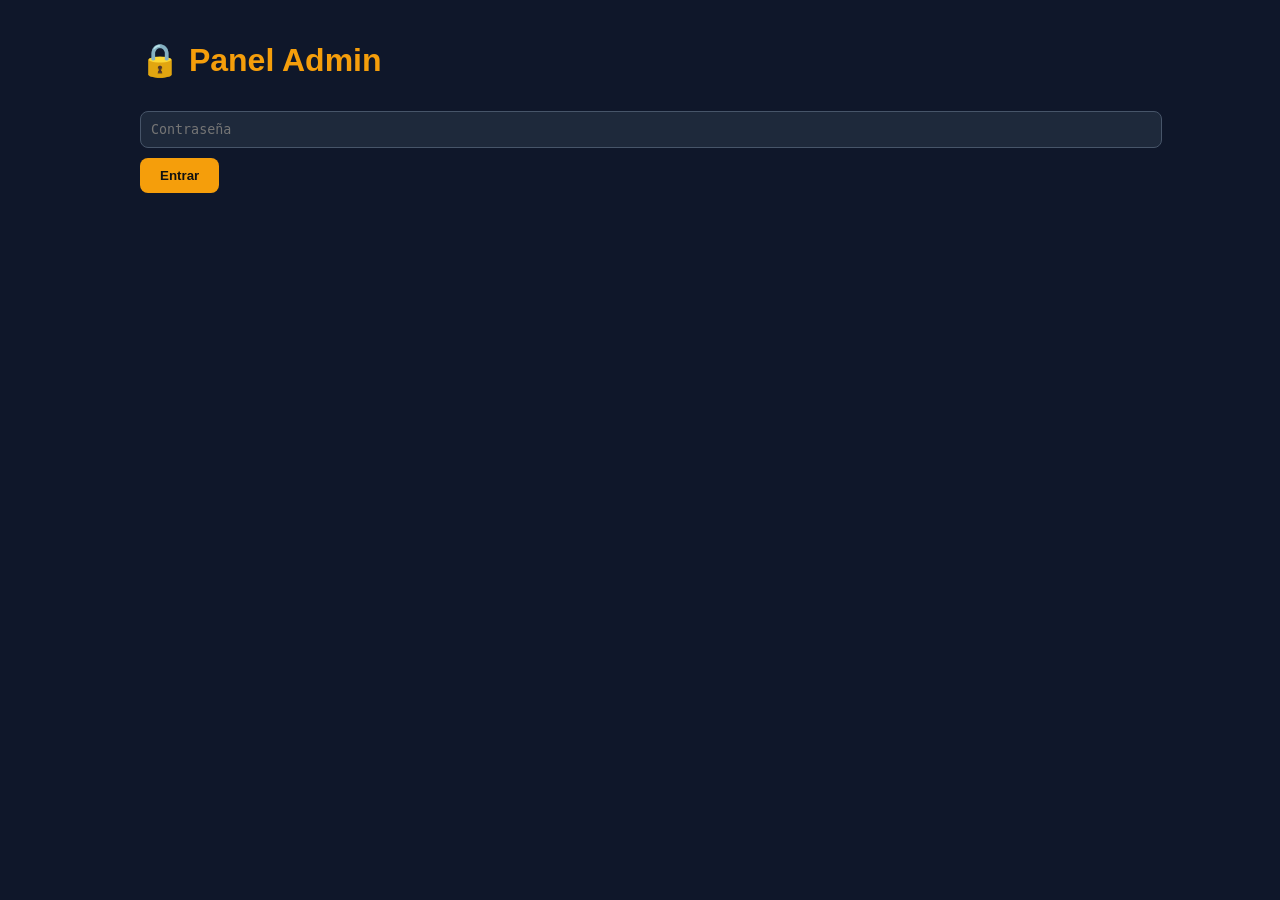
<file: admin/index.html>
<!DOCTYPE html>
<html>
<head>
    <meta charset="UTF-8">
    <meta name="viewport" content="width=device-width, initial-scale=1.0">
    <title>Admin</title>
    <style>
        body { margin: 0; background: #0f172a; color: #e2e8f0; font-family: Arial; }
        .container { max-width: 1000px; margin: 0 auto; padding: 20px; }
        input, textarea { width: 100%; padding: 10px; margin: 10px 0; background: #1e293b; color: #e2e8f0; border: 1px solid #475569; border-radius: 8px; font-family: monospace; }
        button { padding: 10px 20px; background: #f59e0b; color: #111; border: none; border-radius: 8px; cursor: pointer; font-weight: bold; }
        h1 { color: #f59e0b; }
    </style>
</head>
<body>
    <div class="container">
        <div id="login">
            <h1>🔒 Panel Admin</h1>
            <input type="password" id="pass" placeholder="Contraseña">
            <button onclick="login()">Entrar</button>
        </div>
        <div id="admin" style="display:none">
            <h1>Panel de Administración</h1>
            <textarea id="json" style="height:500px;"></textarea>
            <br>
            <button onclick="download()">Descargar JSON</button>
            <button onclick="logout()">Salir</button>
        </div>
    </div>
    <script>
        function login() {
            if(document.getElementById('pass').value === 'admin123') {
                document.getElementById('login').style.display = 'none';
                document.getElementById('admin').style.display = 'block';
                fetch('../data/mangas.json').then(r=>r.json()).then(d=>document.getElementById('json').value=JSON.stringify(d,null,2));
            } else alert('Contraseña incorrecta');
        }
        function download() {
            try {
                JSON.parse(document.getElementById('json').value);
                const blob = new Blob([document.getElementById('json').value]);
                const url = URL.createObjectURL(blob);
                const a = document.createElement('a');
                a.href = url;
                a.download = 'mangas.json';
                a.click();
                alert('Descargado. Sube esto a GitHub en data/mangas.json');
            } catch { alert('JSON inválido'); }
        }
        function logout() {
            document.getElementById('login').style.display = 'block';
            document.getElementById('admin').style.display = 'none';
        }
    </script>
</body>
</html>
</file>
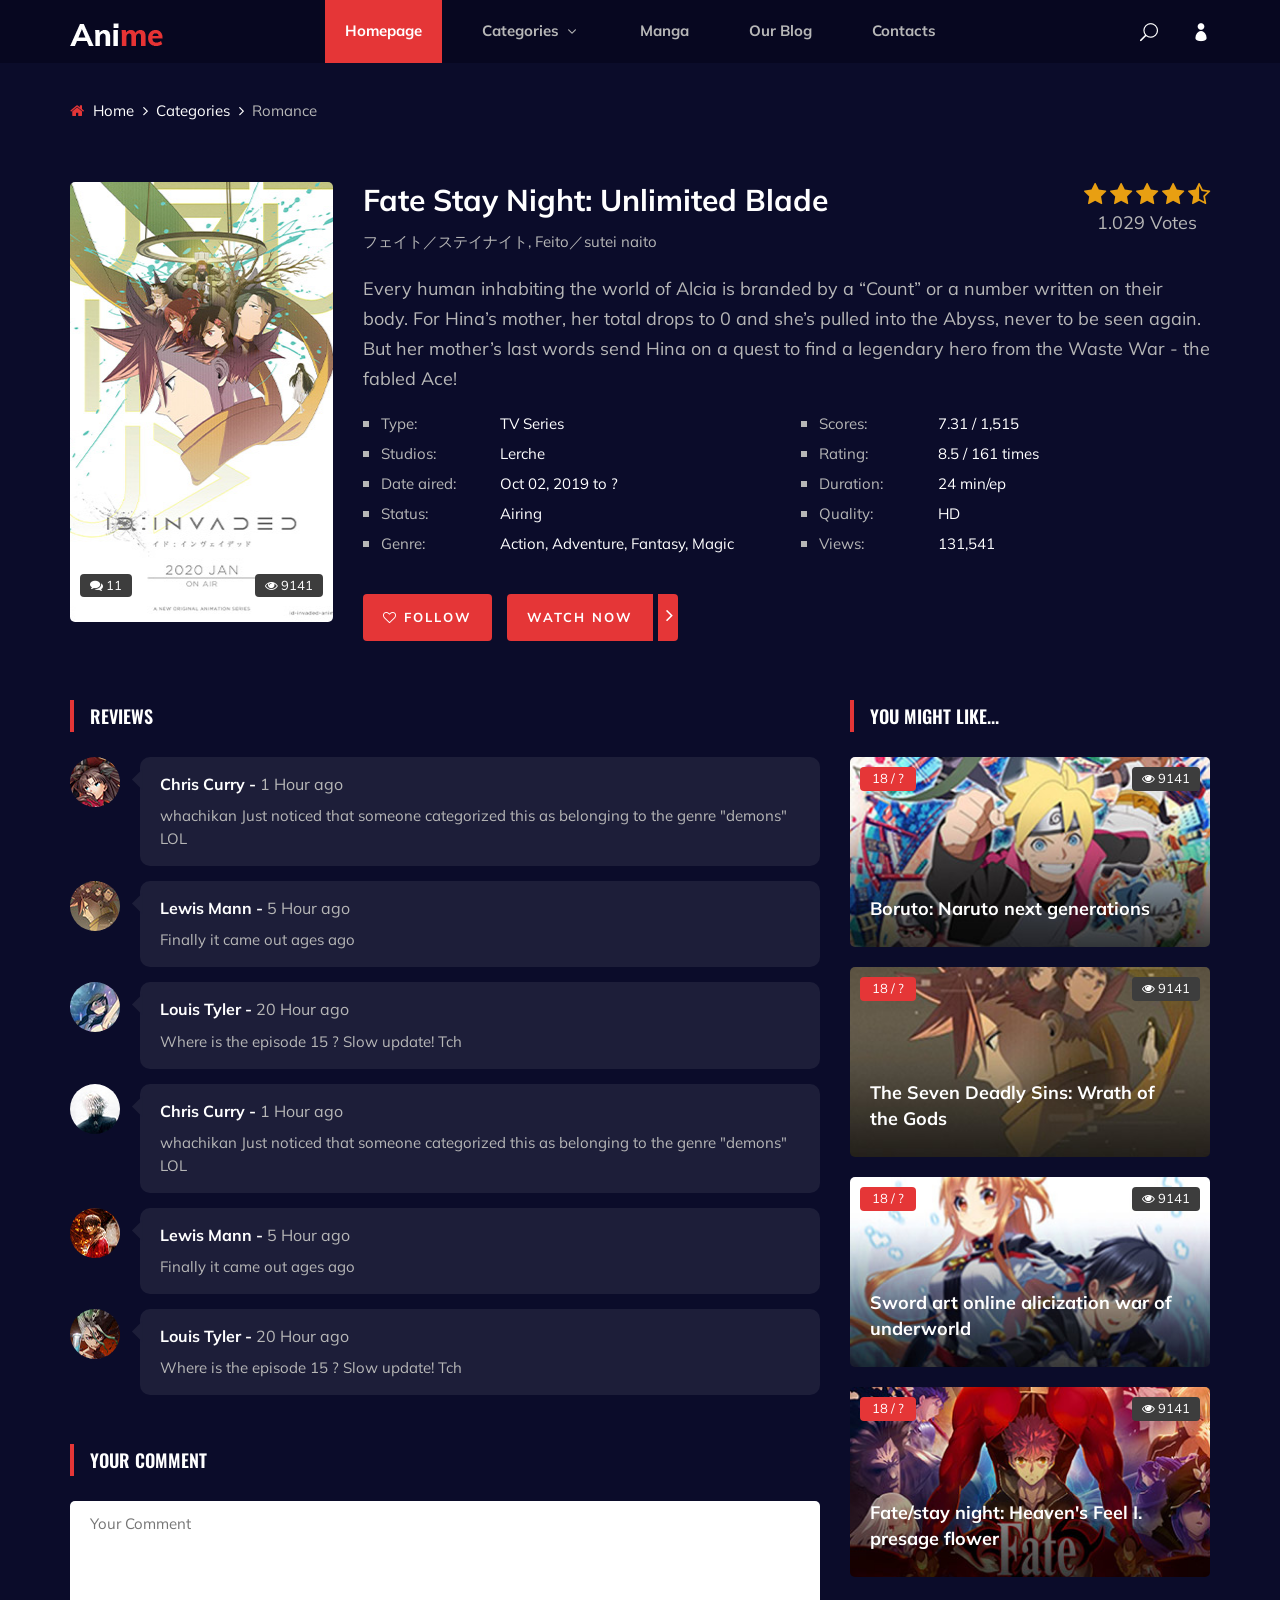
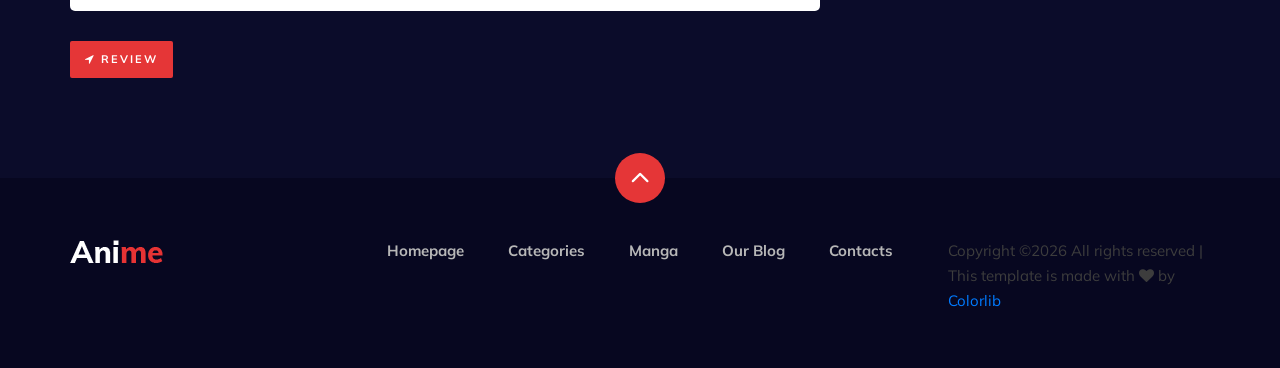
<file: anime-details.html>
<!DOCTYPE html>
<html lang="zxx">

<head>
    <meta charset="UTF-8">
    <meta name="description" content="Anime Template">
    <meta name="keywords" content="Anime, unica, creative, html">
    <meta name="viewport" content="width=device-width, initial-scale=1.0">
    <meta http-equiv="X-UA-Compatible" content="ie=edge">
    <title>Anime | Template</title>

    <!-- Google Font -->
    <link href="https://fonts.googleapis.com/css2?family=Oswald:wght@300;400;500;600;700&display=swap" rel="stylesheet">
    <link href="https://fonts.googleapis.com/css2?family=Mulish:wght@300;400;500;600;700;800;900&display=swap"
    rel="stylesheet">

    <!-- Css Styles -->
    <link rel="stylesheet" href="css/bootstrap.min.css" type="text/css">
    <link rel="stylesheet" href="css/font-awesome.min.css" type="text/css">
    <link rel="stylesheet" href="css/elegant-icons.css" type="text/css">
    <link rel="stylesheet" href="css/plyr.css" type="text/css">
    <link rel="stylesheet" href="css/nice-select.css" type="text/css">
    <link rel="stylesheet" href="css/owl.carousel.min.css" type="text/css">
    <link rel="stylesheet" href="css/slicknav.min.css" type="text/css">
    <link rel="stylesheet" href="css/style.css" type="text/css">
</head>

<body>
    <!-- Page Preloder -->
    <div id="preloder">
        <div class="loader"></div>
    </div>

    <!-- Header Section Begin -->
    <header class="header">
        <div class="container">
            <div class="row">
                <div class="col-lg-2">
                    <div class="header__logo">
                        <a href="./index.html">
                            <img src="img/logo.png" alt="">
                        </a>
                    </div>
                </div>
                <div class="col-lg-8">
                    <div class="header__nav">
                        <nav class="header__menu mobile-menu">
                            <ul>
                                <li class="active"><a href="./index.html">Homepage</a></li>
                                <li><a href="./categories.html">Categories <span class="arrow_carrot-down"></span></a>
                                    <ul class="dropdown">
                                        <li><a href="./categories.html">Categories</a></li>
                                        <li><a href="./anime-details.html">Anime Details</a></li>
                                        <li><a href="./anime-watching.html">Anime Watching</a></li>
                                        <li><a href="./blog-details.html">Blog Details</a></li>
                                        <li><a href="./signup.html">Sign Up</a></li>
                                        <li><a href="./login.html">Login</a></li>
                                    </ul>
                                </li>
                                <li><a href="./manga.html">Manga</a></li>
                                <li><a href="./blog.html">Our Blog</a></li>
                                <li><a href="#">Contacts</a></li>
                            </ul>
                        </nav>
                    </div>
                </div>
                <div class="col-lg-2">
                    <div class="header__right">
                        <a href="#" class="search-switch"><span class="icon_search"></span></a>
                        <a href="./login.html"><span class="icon_profile"></span></a>
                    </div>
                </div>
            </div>
            <div id="mobile-menu-wrap"></div>
        </div>
    </header>
    <!-- Header End -->

    <!-- Breadcrumb Begin -->
    <div class="breadcrumb-option">
        <div class="container">
            <div class="row">
                <div class="col-lg-12">
                    <div class="breadcrumb__links">
                        <a href="./index.html"><i class="fa fa-home"></i> Home</a>
                        <a href="./categories.html">Categories</a>
                        <span>Romance</span>
                    </div>
                </div>
            </div>
        </div>
    </div>
    <!-- Breadcrumb End -->

    <!-- Anime Section Begin -->
    <section class="anime-details spad">
        <div class="container">
            <div class="anime__details__content">
                <div class="row">
                    <div class="col-lg-3">
                        <div class="anime__details__pic set-bg" data-setbg="img/anime/details-pic.jpg">
                            <div class="comment"><i class="fa fa-comments"></i> 11</div>
                            <div class="view"><i class="fa fa-eye"></i> 9141</div>
                        </div>
                    </div>
                    <div class="col-lg-9">
                        <div class="anime__details__text">
                            <div class="anime__details__title">
                                <h3>Fate Stay Night: Unlimited Blade</h3>
                                <span>フェイト／ステイナイト, Feito／sutei naito</span>
                            </div>
                            <div class="anime__details__rating">
                                <div class="rating">
                                    <a href="#"><i class="fa fa-star"></i></a>
                                    <a href="#"><i class="fa fa-star"></i></a>
                                    <a href="#"><i class="fa fa-star"></i></a>
                                    <a href="#"><i class="fa fa-star"></i></a>
                                    <a href="#"><i class="fa fa-star-half-o"></i></a>
                                </div>
                                <span>1.029 Votes</span>
                            </div>
                            <p>Every human inhabiting the world of Alcia is branded by a “Count” or a number written on
                                their body. For Hina’s mother, her total drops to 0 and she’s pulled into the Abyss,
                                never to be seen again. But her mother’s last words send Hina on a quest to find a
                            legendary hero from the Waste War - the fabled Ace!</p>
                            <div class="anime__details__widget">
                                <div class="row">
                                    <div class="col-lg-6 col-md-6">
                                        <ul>
                                            <li><span>Type:</span> TV Series</li>
                                            <li><span>Studios:</span> Lerche</li>
                                            <li><span>Date aired:</span> Oct 02, 2019 to ?</li>
                                            <li><span>Status:</span> Airing</li>
                                            <li><span>Genre:</span> Action, Adventure, Fantasy, Magic</li>
                                        </ul>
                                    </div>
                                    <div class="col-lg-6 col-md-6">
                                        <ul>
                                            <li><span>Scores:</span> 7.31 / 1,515</li>
                                            <li><span>Rating:</span> 8.5 / 161 times</li>
                                            <li><span>Duration:</span> 24 min/ep</li>
                                            <li><span>Quality:</span> HD</li>
                                            <li><span>Views:</span> 131,541</li>
                                        </ul>
                                    </div>
                                </div>
                            </div>
                            <div class="anime__details__btn">
                                <a href="#" class="follow-btn"><i class="fa fa-heart-o"></i> Follow</a>
                                <a href="#" class="watch-btn"><span>Watch Now</span> <i
                                    class="fa fa-angle-right"></i></a>
                                </div>
                            </div>
                        </div>
                    </div>
                </div>
                <div class="row">
                    <div class="col-lg-8 col-md-8">
                        <div class="anime__details__review">
                            <div class="section-title">
                                <h5>Reviews</h5>
                            </div>
                            <div class="anime__review__item">
                                <div class="anime__review__item__pic">
                                    <img src="img/anime/review-1.jpg" alt="">
                                </div>
                                <div class="anime__review__item__text">
                                    <h6>Chris Curry - <span>1 Hour ago</span></h6>
                                    <p>whachikan Just noticed that someone categorized this as belonging to the genre
                                    "demons" LOL</p>
                                </div>
                            </div>
                            <div class="anime__review__item">
                                <div class="anime__review__item__pic">
                                    <img src="img/anime/review-2.jpg" alt="">
                                </div>
                                <div class="anime__review__item__text">
                                    <h6>Lewis Mann - <span>5 Hour ago</span></h6>
                                    <p>Finally it came out ages ago</p>
                                </div>
                            </div>
                            <div class="anime__review__item">
                                <div class="anime__review__item__pic">
                                    <img src="img/anime/review-3.jpg" alt="">
                                </div>
                                <div class="anime__review__item__text">
                                    <h6>Louis Tyler - <span>20 Hour ago</span></h6>
                                    <p>Where is the episode 15 ? Slow update! Tch</p>
                                </div>
                            </div>
                            <div class="anime__review__item">
                                <div class="anime__review__item__pic">
                                    <img src="img/anime/review-4.jpg" alt="">
                                </div>
                                <div class="anime__review__item__text">
                                    <h6>Chris Curry - <span>1 Hour ago</span></h6>
                                    <p>whachikan Just noticed that someone categorized this as belonging to the genre
                                    "demons" LOL</p>
                                </div>
                            </div>
                            <div class="anime__review__item">
                                <div class="anime__review__item__pic">
                                    <img src="img/anime/review-5.jpg" alt="">
                                </div>
                                <div class="anime__review__item__text">
                                    <h6>Lewis Mann - <span>5 Hour ago</span></h6>
                                    <p>Finally it came out ages ago</p>
                                </div>
                            </div>
                            <div class="anime__review__item">
                                <div class="anime__review__item__pic">
                                    <img src="img/anime/review-6.jpg" alt="">
                                </div>
                                <div class="anime__review__item__text">
                                    <h6>Louis Tyler - <span>20 Hour ago</span></h6>
                                    <p>Where is the episode 15 ? Slow update! Tch</p>
                                </div>
                            </div>
                        </div>
                        <div class="anime__details__form">
                            <div class="section-title">
                                <h5>Your Comment</h5>
                            </div>
                            <form action="#">
                                <textarea placeholder="Your Comment"></textarea>
                                <button type="submit"><i class="fa fa-location-arrow"></i> Review</button>
                            </form>
                        </div>
                    </div>
                    <div class="col-lg-4 col-md-4">
                        <div class="anime__details__sidebar">
                            <div class="section-title">
                                <h5>you might like...</h5>
                            </div>
                            <div class="product__sidebar__view__item set-bg" data-setbg="img/sidebar/tv-1.jpg">
                                <div class="ep">18 / ?</div>
                                <div class="view"><i class="fa fa-eye"></i> 9141</div>
                                <h5><a href="#">Boruto: Naruto next generations</a></h5>
                            </div>
                            <div class="product__sidebar__view__item set-bg" data-setbg="img/sidebar/tv-2.jpg">
                                <div class="ep">18 / ?</div>
                                <div class="view"><i class="fa fa-eye"></i> 9141</div>
                                <h5><a href="#">The Seven Deadly Sins: Wrath of the Gods</a></h5>
                            </div>
                            <div class="product__sidebar__view__item set-bg" data-setbg="img/sidebar/tv-3.jpg">
                                <div class="ep">18 / ?</div>
                                <div class="view"><i class="fa fa-eye"></i> 9141</div>
                                <h5><a href="#">Sword art online alicization war of underworld</a></h5>
                            </div>
                            <div class="product__sidebar__view__item set-bg" data-setbg="img/sidebar/tv-4.jpg">
                                <div class="ep">18 / ?</div>
                                <div class="view"><i class="fa fa-eye"></i> 9141</div>
                                <h5><a href="#">Fate/stay night: Heaven's Feel I. presage flower</a></h5>
                            </div>
                        </div>
                    </div>
                </div>
            </div>
        </section>
        <!-- Anime Section End -->

        <!-- Footer Section Begin -->
        <footer class="footer">
            <div class="page-up">
                <a href="#" id="scrollToTopButton"><span class="arrow_carrot-up"></span></a>
            </div>
            <div class="container">
                <div class="row">
                    <div class="col-lg-3">
                        <div class="footer__logo">
                            <a href="./index.html"><img src="img/logo.png" alt=""></a>
                        </div>
                    </div>
                    <div class="col-lg-6">
                        <div class="footer__nav">
                            <ul>
                                <li class="active"><a href="./index.html">Homepage</a></li>
                                <li><a href="./categories.html">Categories</a></li>
                                <li><a href="./manga.html">Manga</a></li>
                                <li><a href="./blog.html">Our Blog</a></li>
                                <li><a href="#">Contacts</a></li>
                            </ul>
                        </div>
                    </div>
                    <div class="col-lg-3">
                        <p><!-- Link back to Colorlib can't be removed. Template is licensed under CC BY 3.0. -->
                          Copyright &copy;<script>document.write(new Date().getFullYear());</script> All rights reserved | This template is made with <i class="fa fa-heart" aria-hidden="true"></i> by <a href="https://colorlib.com" target="_blank">Colorlib</a>
                          <!-- Link back to Colorlib can't be removed. Template is licensed under CC BY 3.0. --></p>

                      </div>
                  </div>
              </div>
          </footer>
          <!-- Footer Section End -->

          <!-- Search model Begin -->
          <div class="search-model">
            <div class="h-100 d-flex align-items-center justify-content-center">
                <div class="search-close-switch"><i class="icon_close"></i></div>
                <form class="search-model-form">
                    <input type="text" id="search-input" placeholder="Search here.....">
                </form>
            </div>
        </div>
        <!-- Search model end -->

        <!-- Js Plugins -->
        <script src="js/jquery-3.3.1.min.js"></script>
        <script src="js/bootstrap.min.js"></script>
        <script src="js/player.js"></script>
        <script src="js/jquery.nice-select.min.js"></script>
        <script src="js/mixitup.min.js"></script>
        <script src="js/jquery.slicknav.js"></script>
        <script src="js/owl.carousel.min.js"></script>
        <script src="js/main.js"></script>

    </body>

    </html>
</file>
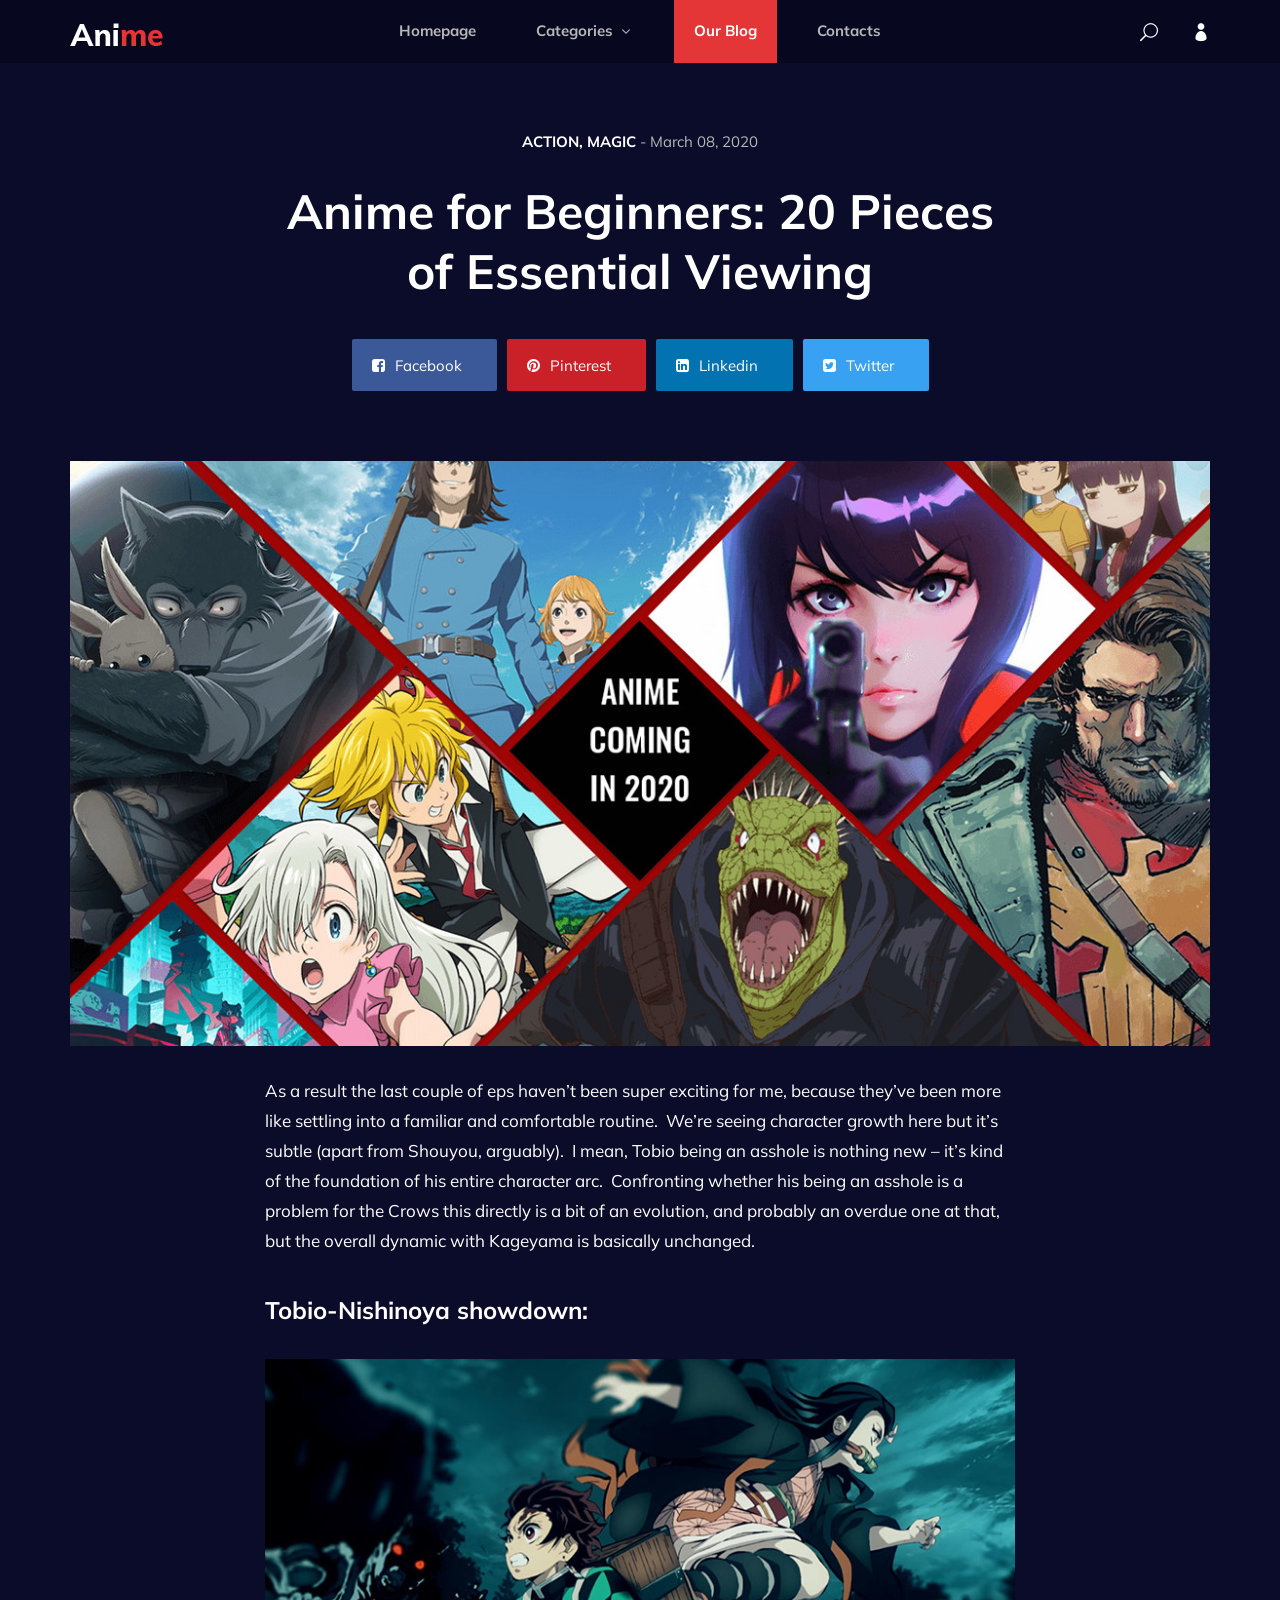
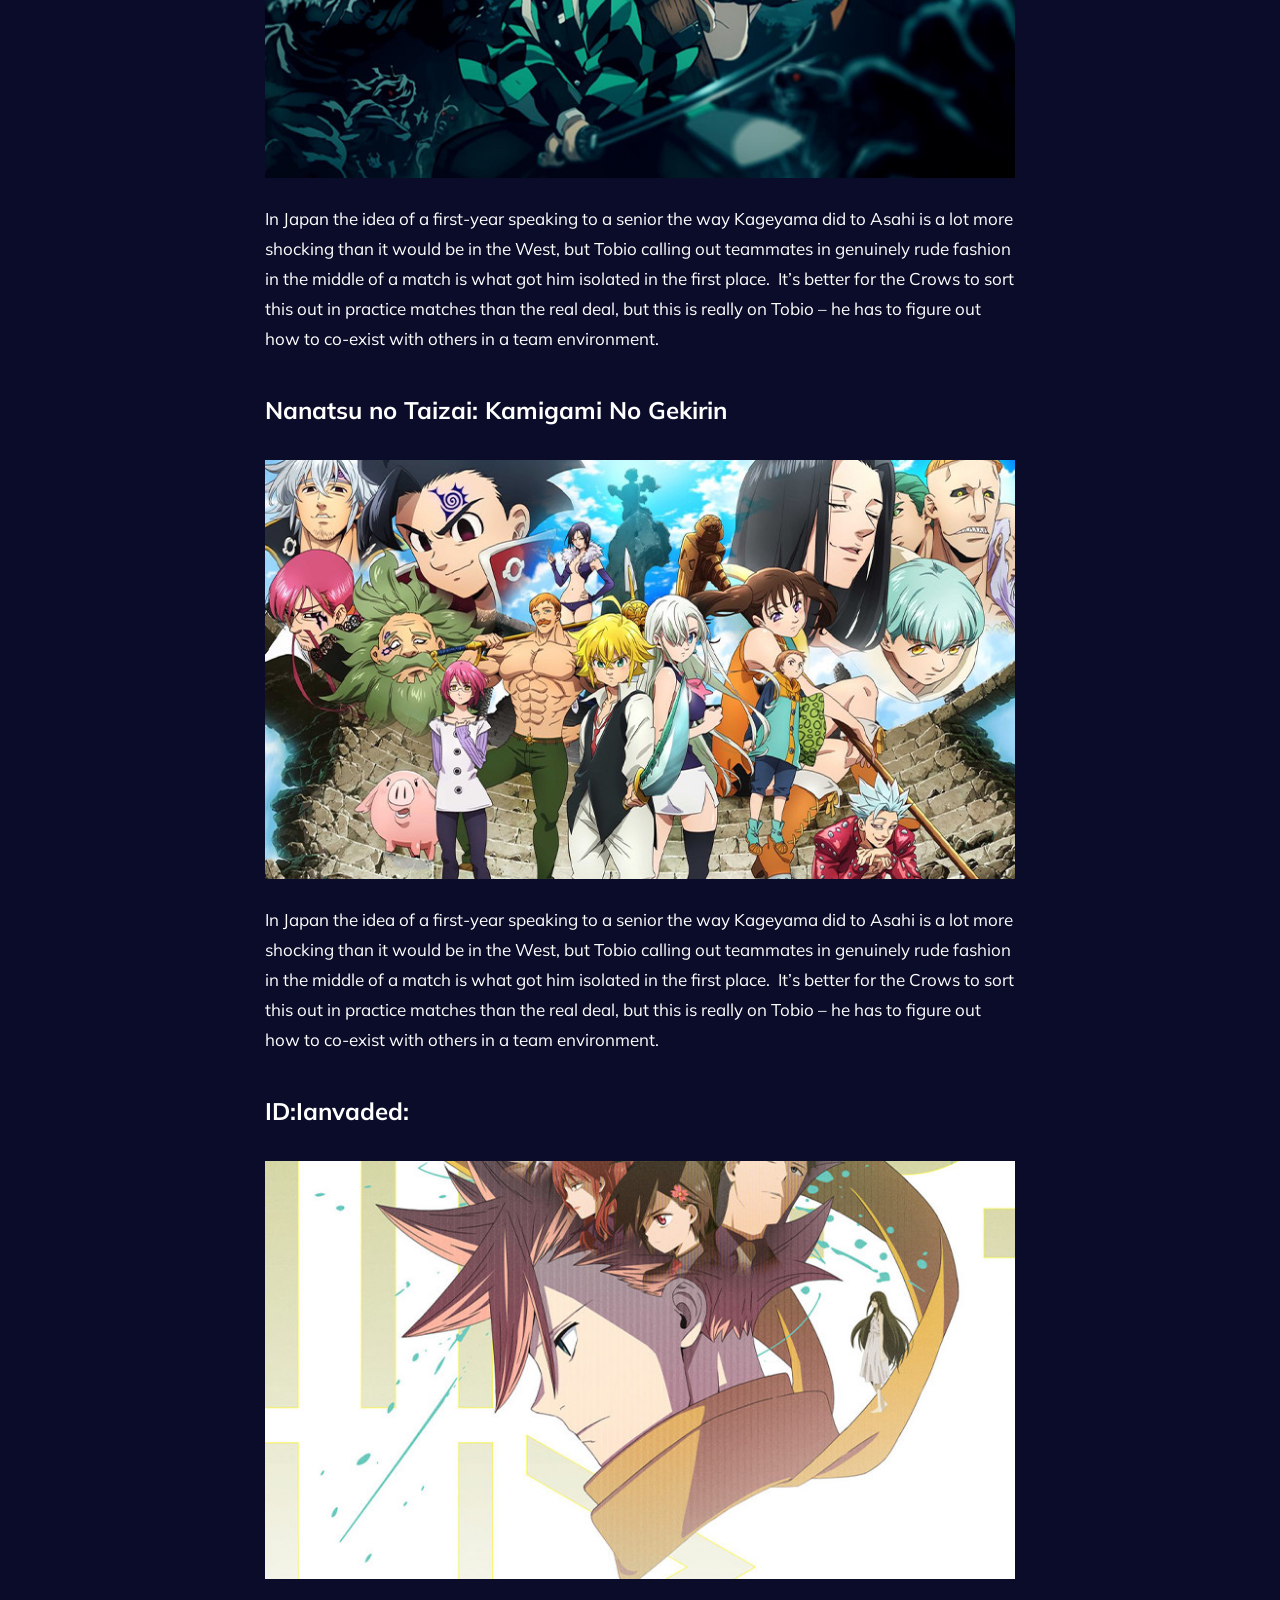
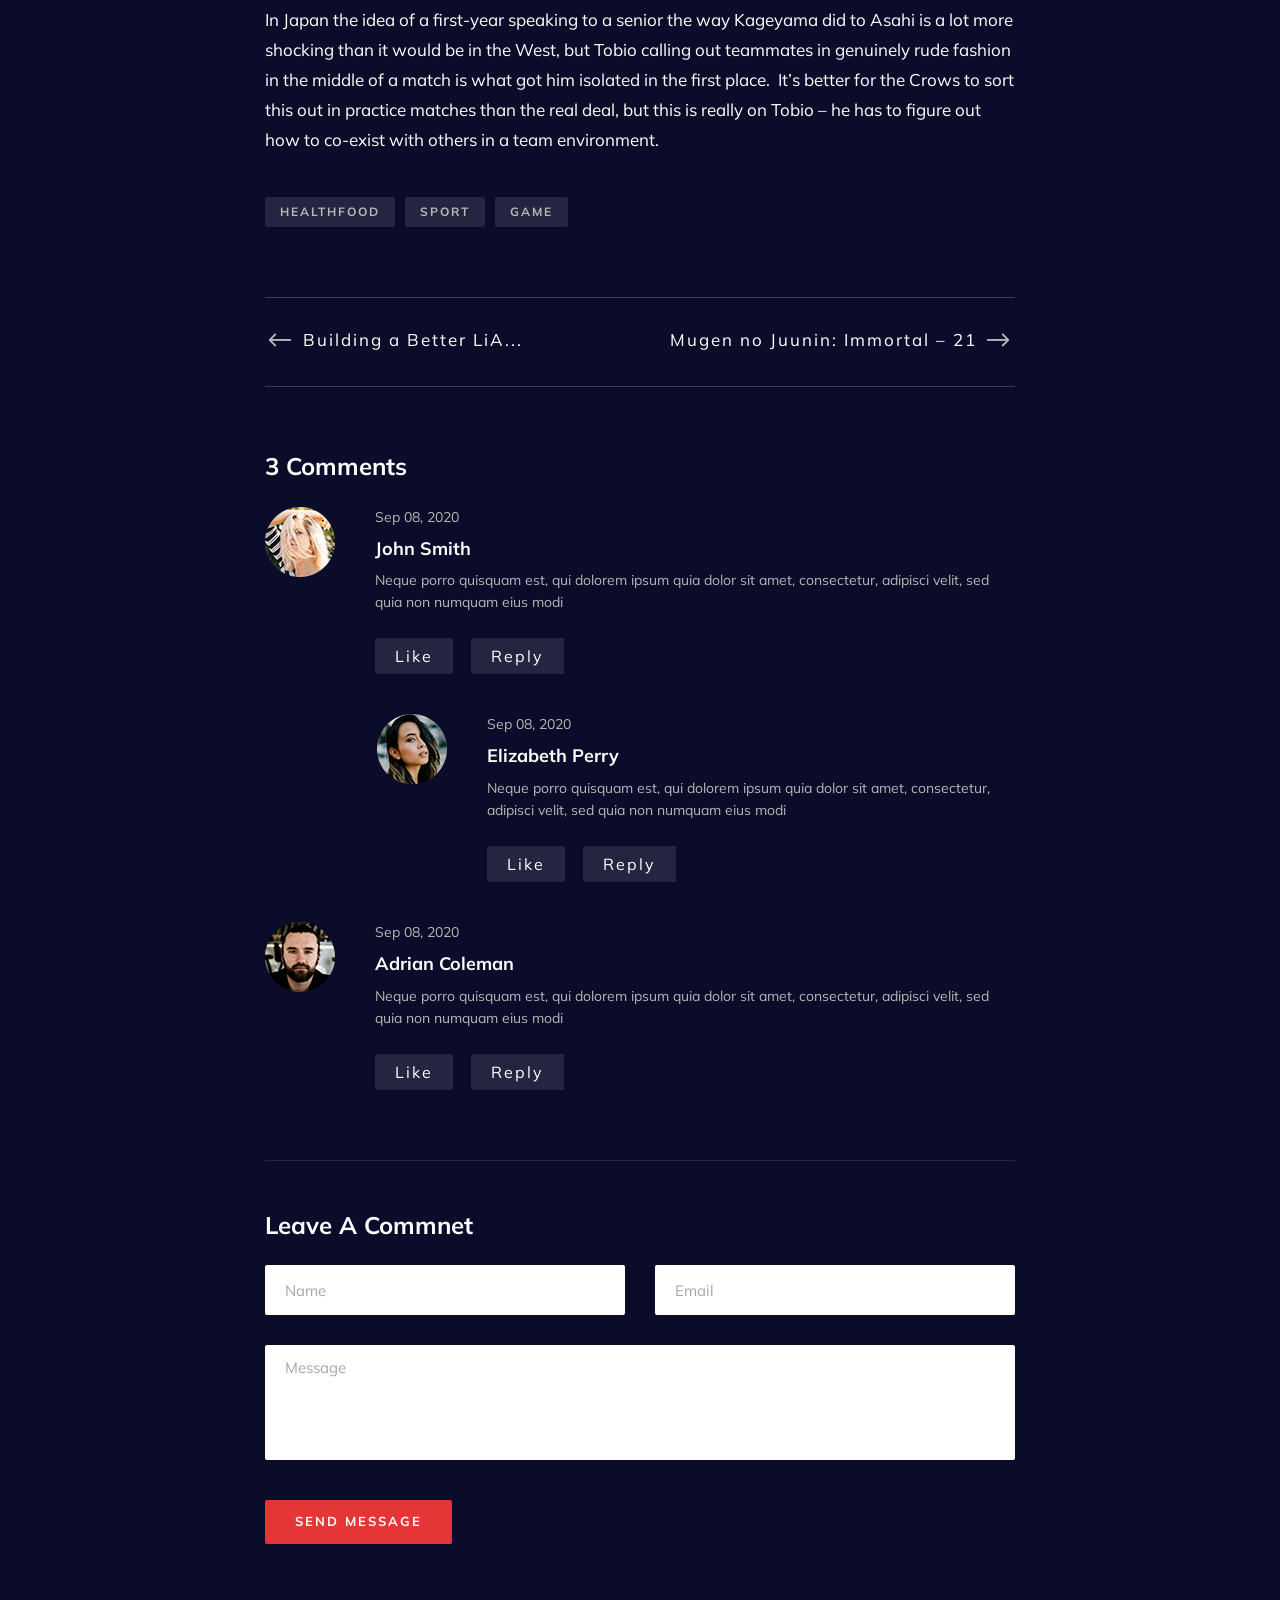
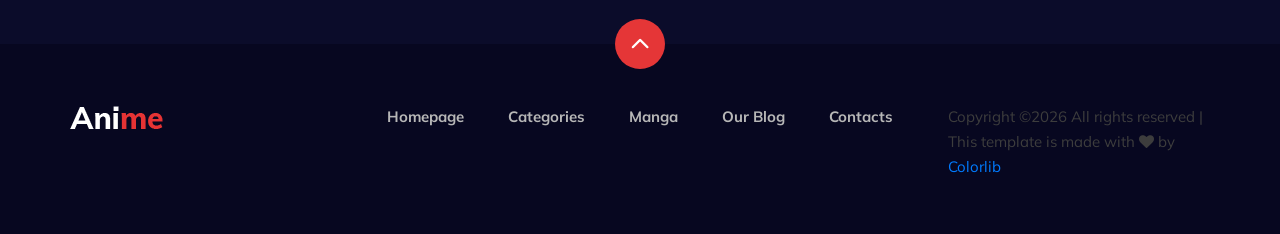
<file: blog-details.html>
<!DOCTYPE html>
<html lang="zxx">

<head>
    <meta charset="UTF-8">
    <meta name="description" content="Anime Template">
    <meta name="keywords" content="Anime, unica, creative, html">
    <meta name="viewport" content="width=device-width, initial-scale=1.0">
    <meta http-equiv="X-UA-Compatible" content="ie=edge">
    <title>Anime | Template</title>

    <!-- Google Font -->
    <link href="https://fonts.googleapis.com/css2?family=Oswald:wght@300;400;500;600;700&display=swap" rel="stylesheet">
    <link href="https://fonts.googleapis.com/css2?family=Mulish:wght@300;400;500;600;700;800;900&display=swap"
    rel="stylesheet">

    <!-- Css Styles -->
    <link rel="stylesheet" href="css/bootstrap.min.css" type="text/css">
    <link rel="stylesheet" href="css/font-awesome.min.css" type="text/css">
    <link rel="stylesheet" href="css/elegant-icons.css" type="text/css">
    <link rel="stylesheet" href="css/plyr.css" type="text/css">
    <link rel="stylesheet" href="css/nice-select.css" type="text/css">
    <link rel="stylesheet" href="css/owl.carousel.min.css" type="text/css">
    <link rel="stylesheet" href="css/slicknav.min.css" type="text/css">
    <link rel="stylesheet" href="css/style.css" type="text/css">
</head>

<body>
    <!-- Page Preloder -->
    <div id="preloder">
        <div class="loader"></div>
    </div>

    <!-- Header Section Begin -->
    <header class="header">
        <div class="container">
            <div class="row">
                <div class="col-lg-2">
                    <div class="header__logo">
                        <a href="./index.html">
                            <img src="img/logo.png" alt="">
                        </a>
                    </div>
                </div>
                <div class="col-lg-8">
                    <div class="header__nav">
                        <nav class="header__menu mobile-menu">
                            <ul>
                                <li><a href="./index.html">Homepage</a></li>
                                <li><a href="./categories.html">Categories <span class="arrow_carrot-down"></span></a>
                                    <ul class="dropdown">
                                        <li><a href="./categories.html">Categories</a></li>
                                        <li><a href="./anime-details.html">Anime Details</a></li>
                                        <li><a href="./anime-watching.html">Anime Watching</a></li>
                                        <li><a href="./blog-details.html">Blog Details</a></li>
                                        <li><a href="./signup.html">Sign Up</a></li>
                                        <li><a href="./login.html">Login</a></li>
                                    </ul>
                                </li>
                                <li class="active"><a href="./blog.html">Our Blog</a></li>
                                <li><a href="#">Contacts</a></li>
                            </ul>
                        </nav>
                    </div>
                </div>
                <div class="col-lg-2">
                    <div class="header__right">
                        <a href="#" class="search-switch"><span class="icon_search"></span></a>
                        <a href="./login.html"><span class="icon_profile"></span></a>
                    </div>
                </div>
            </div>
            <div id="mobile-menu-wrap"></div>
        </div>
    </header>
    <!-- Header End -->

    <!-- Blog Details Section Begin -->
    <section class="blog-details spad">
        <div class="container">
            <div class="row d-flex justify-content-center">
                <div class="col-lg-8">
                    <div class="blog__details__title">
                        <h6>Action, Magic <span>- March 08, 2020</span></h6>
                        <h2>Anime for Beginners: 20 Pieces of Essential Viewing</h2>
                        <div class="blog__details__social">
                            <a href="#" class="facebook"><i class="fa fa-facebook-square"></i> Facebook</a>
                            <a href="#" class="pinterest"><i class="fa fa-pinterest"></i> Pinterest</a>
                            <a href="#" class="linkedin"><i class="fa fa-linkedin-square"></i> Linkedin</a>
                            <a href="#" class="twitter"><i class="fa fa-twitter-square"></i> Twitter</a>
                        </div>
                    </div>
                </div>
                <div class="col-lg-12">
                    <div class="blog__details__pic">
                        <img src="img/blog/details/blog-details-pic.jpg" alt="">
                    </div>
                </div>
                <div class="col-lg-8">
                    <div class="blog__details__content">
                        <div class="blog__details__text">
                            <p>As a result the last couple of eps haven’t been super exciting for me, because they’ve
                                been more like settling into a familiar and comfortable routine.  We’re seeing character
                                growth here but it’s subtle (apart from Shouyou, arguably).  I mean, Tobio being an
                                asshole is nothing new – it’s kind of the foundation of his entire character arc. 
                                Confronting whether his being an asshole is a problem for the Crows this directly is a
                                bit of an evolution, and probably an overdue one at that, but the overall dynamic with
                            Kageyama is basically unchanged.</p>
                        </div>
                        <div class="blog__details__item__text">
                            <h4>Tobio-Nishinoya showdown:</h4>
                            <img src="img/blog/details/bd-item-1.jpg" alt="">
                            <p>In Japan the idea of a first-year speaking to a senior the way Kageyama did to Asahi is a
                                lot more shocking than it would be in the West, but Tobio calling out teammates in
                                genuinely rude fashion in the middle of a match is what got him isolated in the first
                                place.  It’s better for the Crows to sort this out in practice matches than the real
                                deal, but this is really on Tobio – he has to figure out how to co-exist with others in
                            a team environment.</p>
                        </div>
                        <div class="blog__details__item__text">
                            <h4>Nanatsu no Taizai: Kamigami No Gekirin</h4>
                            <img src="img/blog/details/bd-item-2.jpg" alt="">
                            <p>In Japan the idea of a first-year speaking to a senior the way Kageyama did to Asahi is a
                                lot more shocking than it would be in the West, but Tobio calling out teammates in
                                genuinely rude fashion in the middle of a match is what got him isolated in the first
                                place.  It’s better for the Crows to sort this out in practice matches than the real
                                deal, but this is really on Tobio – he has to figure out how to co-exist with others in
                            a team environment.</p>
                        </div>
                        <div class="blog__details__item__text">
                            <h4>ID:Ianvaded:</h4>
                            <img src="img/blog/details/bd-item-3.jpg" alt="">
                            <p>In Japan the idea of a first-year speaking to a senior the way Kageyama did to Asahi is a
                                lot more shocking than it would be in the West, but Tobio calling out teammates in
                                genuinely rude fashion in the middle of a match is what got him isolated in the first
                                place.  It’s better for the Crows to sort this out in practice matches than the real
                                deal, but this is really on Tobio – he has to figure out how to co-exist with others in
                            a team environment.</p>
                        </div>
                        <div class="blog__details__tags">
                            <a href="#">Healthfood</a>
                            <a href="#">Sport</a>
                            <a href="#">Game</a>
                        </div>
                        <div class="blog__details__btns">
                            <div class="row">
                                <div class="col-lg-6">
                                    <div class="blog__details__btns__item">
                                        <h5><a href="#"><span class="arrow_left"></span> Building a Better LiA...</a>
                                        </h5>
                                    </div>
                                </div>
                                <div class="col-lg-6">
                                    <div class="blog__details__btns__item next__btn">
                                        <h5><a href="#">Mugen no Juunin: Immortal – 21 <span
                                            class="arrow_right"></span></a></h5>
                                        </div>
                                    </div>
                                </div>
                            </div>
                            <div class="blog__details__comment">
                                <h4>3 Comments</h4>
                                <div class="blog__details__comment__item">
                                    <div class="blog__details__comment__item__pic">
                                        <img src="img/blog/details/comment-1.png" alt="">
                                    </div>
                                    <div class="blog__details__comment__item__text">
                                        <span>Sep 08, 2020</span>
                                        <h5>John Smith</h5>
                                        <p>Neque porro quisquam est, qui dolorem ipsum quia dolor sit amet, consectetur,
                                        adipisci velit, sed quia non numquam eius modi</p>
                                        <a href="#">Like</a>
                                        <a href="#">Reply</a>
                                    </div>
                                </div>
                                <div class="blog__details__comment__item blog__details__comment__item--reply">
                                    <div class="blog__details__comment__item__pic">
                                        <img src="img/blog/details/comment-2.png" alt="">
                                    </div>
                                    <div class="blog__details__comment__item__text">
                                        <span>Sep 08, 2020</span>
                                        <h5>Elizabeth Perry</h5>
                                        <p>Neque porro quisquam est, qui dolorem ipsum quia dolor sit amet, consectetur,
                                        adipisci velit, sed quia non numquam eius modi</p>
                                        <a href="#">Like</a>
                                        <a href="#">Reply</a>
                                    </div>
                                </div>
                                <div class="blog__details__comment__item">
                                    <div class="blog__details__comment__item__pic">
                                        <img src="img/blog/details/comment-3.png" alt="">
                                    </div>
                                    <div class="blog__details__comment__item__text">
                                        <span>Sep 08, 2020</span>
                                        <h5>Adrian Coleman</h5>
                                        <p>Neque porro quisquam est, qui dolorem ipsum quia dolor sit amet, consectetur,
                                        adipisci velit, sed quia non numquam eius modi</p>
                                        <a href="#">Like</a>
                                        <a href="#">Reply</a>
                                    </div>
                                </div>
                            </div>
                            <div class="blog__details__form">
                                <h4>Leave A Commnet</h4>
                                <form action="#">
                                    <div class="row">
                                        <div class="col-lg-6 col-md-6 col-sm-6">
                                            <input type="text" placeholder="Name">
                                        </div>
                                        <div class="col-lg-6 col-md-6 col-sm-6">
                                            <input type="text" placeholder="Email">
                                        </div>
                                        <div class="col-lg-12">
                                            <textarea placeholder="Message"></textarea>
                                            <button type="submit" class="site-btn">Send Message</button>
                                        </div>
                                    </div>
                                </form>
                            </div>
                        </div>
                    </div>
                </div>
            </div>
        </section>
        <!-- Blog Details Section End -->

        <!-- Footer Section Begin -->
        <footer class="footer">
            <div class="page-up">
                <a href="#" id="scrollToTopButton"><span class="arrow_carrot-up"></span></a>
            </div>
            <div class="container">
                <div class="row">
                    <div class="col-lg-3">
                        <div class="footer__logo">
                            <a href="./index.html"><img src="img/logo.png" alt=""></a>
                        </div>
                    </div>
                    <div class="col-lg-6">
                        <div class="footer__nav">
                            <ul>
                                <li class="active"><a href="./index.html">Homepage</a></li>
                                <li><a href="./categories.html">Categories</a></li>
                                <li><a href="./manga.html">Manga</a></li>
                                <li><a href="./blog.html">Our Blog</a></li>
                                <li><a href="#">Contacts</a></li>
                            </ul>
                        </div>
                    </div>
                    <div class="col-lg-3">
                        <p><!-- Link back to Colorlib can't be removed. Template is licensed under CC BY 3.0. -->
                          Copyright &copy;<script>document.write(new Date().getFullYear());</script> All rights reserved | This template is made with <i class="fa fa-heart" aria-hidden="true"></i> by <a href="https://colorlib.com" target="_blank">Colorlib</a>
                          <!-- Link back to Colorlib can't be removed. Template is licensed under CC BY 3.0. --></p>

                      </div>
                  </div>
              </div>
          </footer>
          <!-- Footer Section End -->

          <!-- Search model Begin -->
          <div class="search-model">
            <div class="h-100 d-flex align-items-center justify-content-center">
                <div class="search-close-switch"><i class="icon_close"></i></div>
                <form class="search-model-form">
                    <input type="text" id="search-input" placeholder="Search here.....">
                </form>
            </div>
        </div>
        <!-- Search model end -->

        <!-- Js Plugins -->
        <script src="js/jquery-3.3.1.min.js"></script>
        <script src="js/bootstrap.min.js"></script>
        <script src="js/player.js"></script>
        <script src="js/jquery.nice-select.min.js"></script>
        <script src="js/mixitup.min.js"></script>
        <script src="js/jquery.slicknav.js"></script>
        <script src="js/owl.carousel.min.js"></script>
        <script src="js/main.js"></script>

    </body>

    </html>
</file>
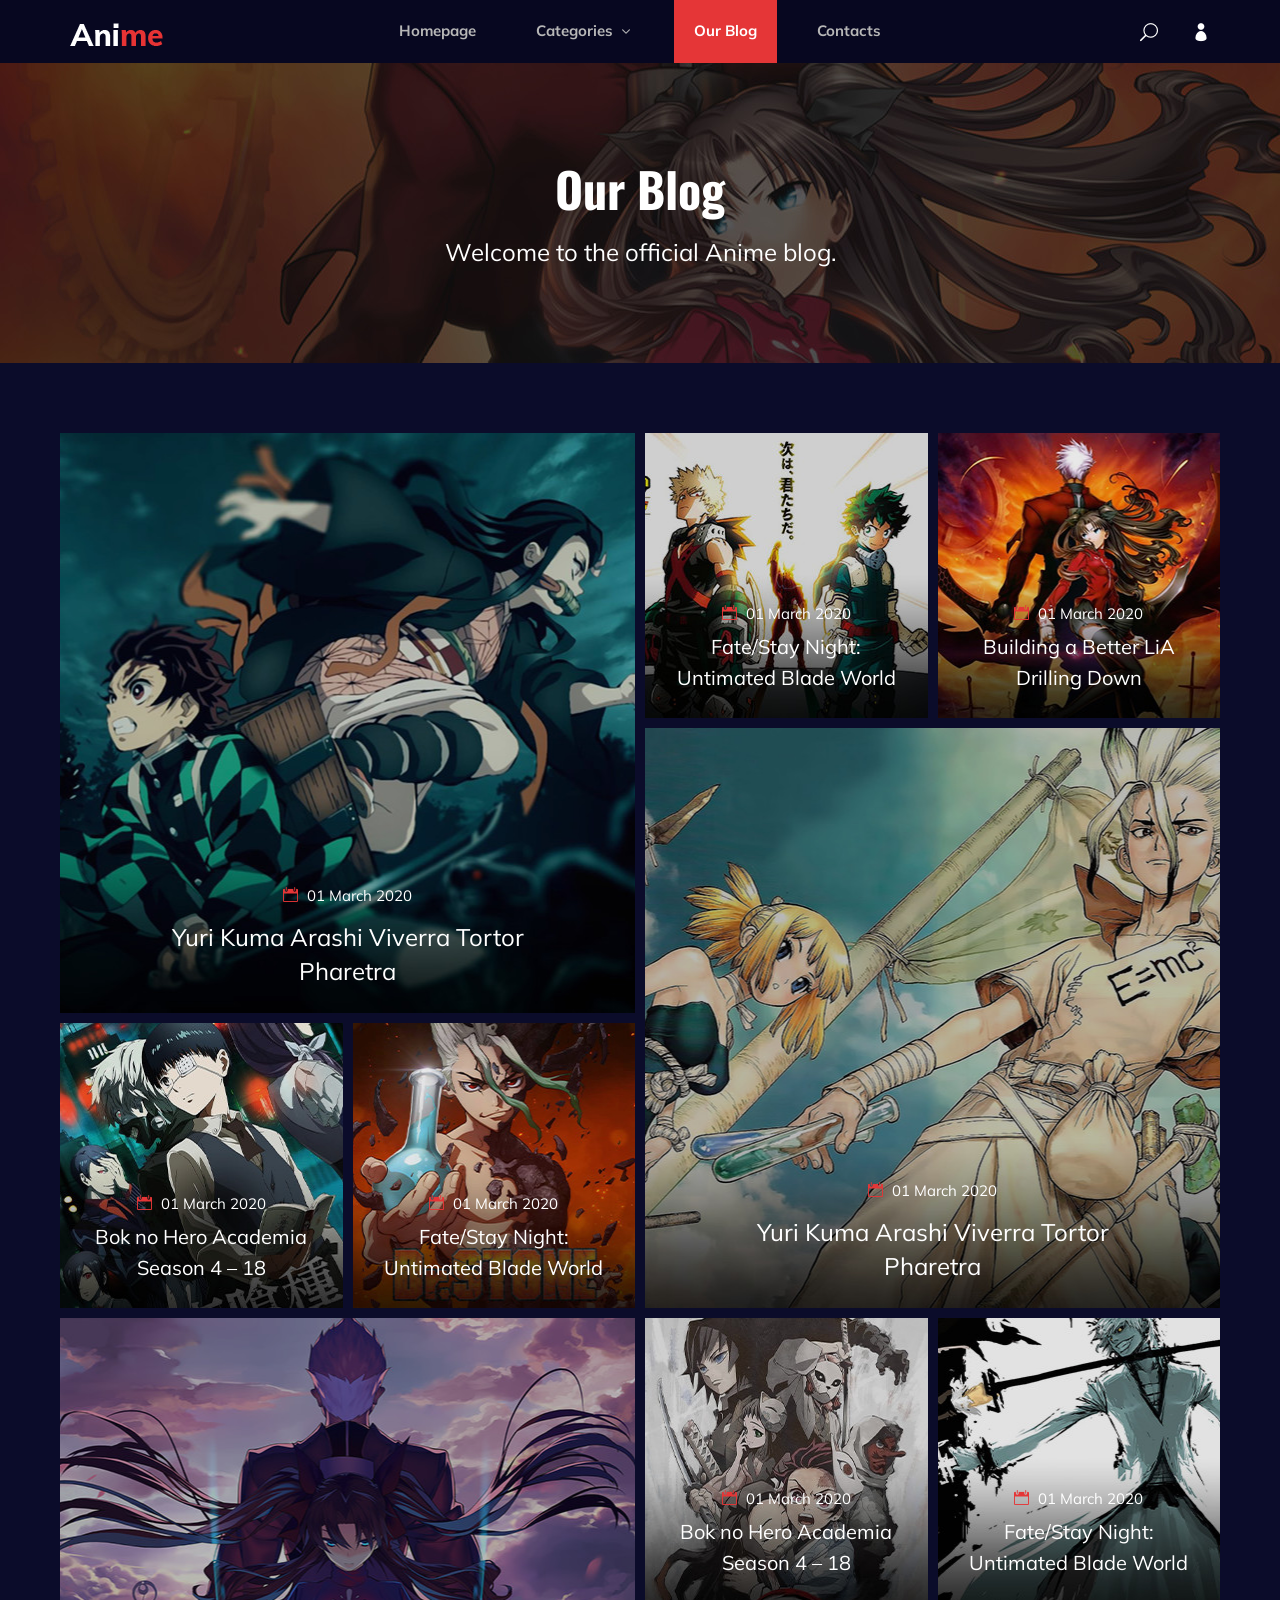
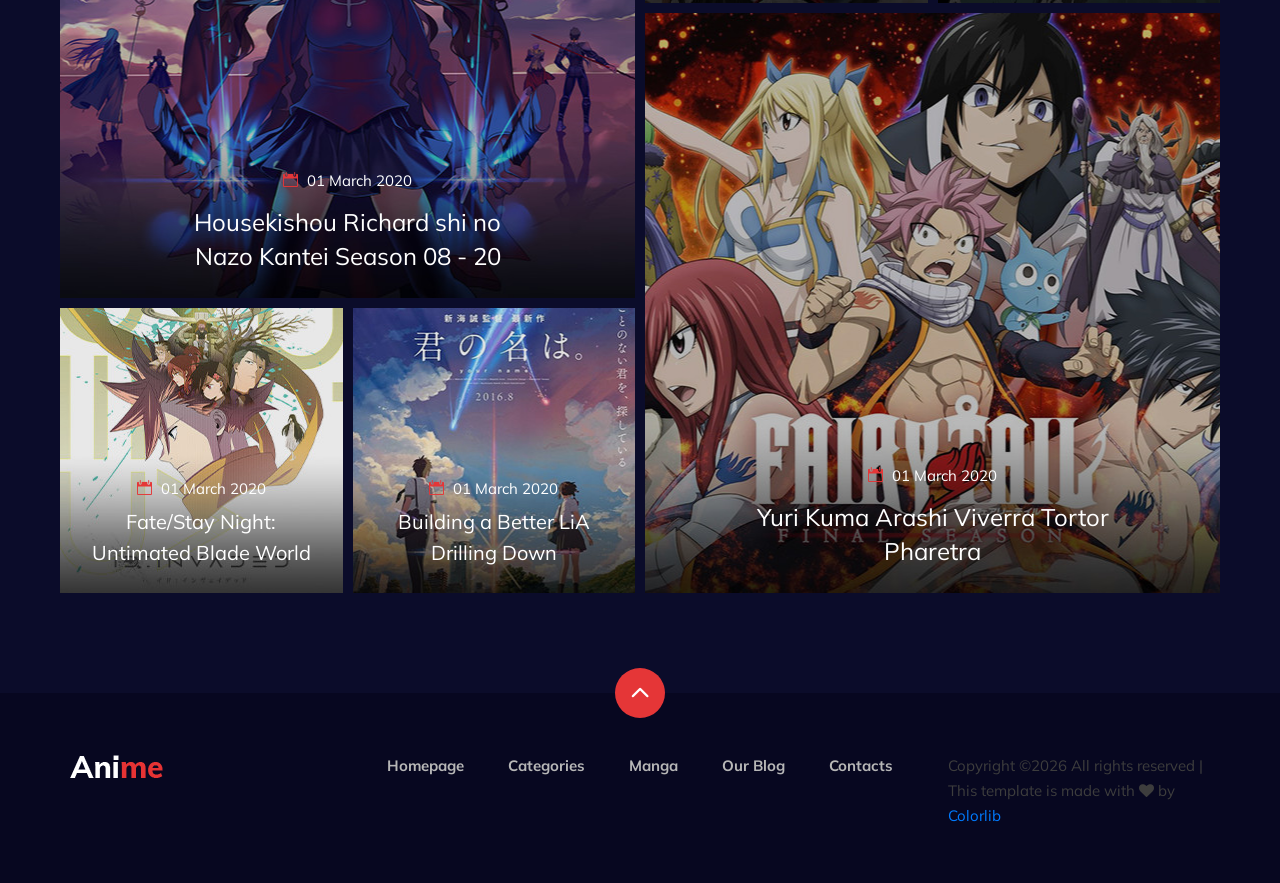
<file: blog.html>
<!DOCTYPE html>
<html lang="zxx">

<head>
    <meta charset="UTF-8">
    <meta name="description" content="Anime Template">
    <meta name="keywords" content="Anime, unica, creative, html">
    <meta name="viewport" content="width=device-width, initial-scale=1.0">
    <meta http-equiv="X-UA-Compatible" content="ie=edge">
    <title>Anime | Template</title>

    <!-- Google Font -->
    <link href="https://fonts.googleapis.com/css2?family=Oswald:wght@300;400;500;600;700&display=swap" rel="stylesheet">
    <link href="https://fonts.googleapis.com/css2?family=Mulish:wght@300;400;500;600;700;800;900&display=swap"
    rel="stylesheet">

    <!-- Css Styles -->
    <link rel="stylesheet" href="css/bootstrap.min.css" type="text/css">
    <link rel="stylesheet" href="css/font-awesome.min.css" type="text/css">
    <link rel="stylesheet" href="css/elegant-icons.css" type="text/css">
    <link rel="stylesheet" href="css/plyr.css" type="text/css">
    <link rel="stylesheet" href="css/nice-select.css" type="text/css">
    <link rel="stylesheet" href="css/owl.carousel.min.css" type="text/css">
    <link rel="stylesheet" href="css/slicknav.min.css" type="text/css">
    <link rel="stylesheet" href="css/style.css" type="text/css">
</head>

<body>
    <!-- Page Preloder -->
    <div id="preloder">
        <div class="loader"></div>
    </div>

    <!-- Header Section Begin -->
    <header class="header">
        <div class="container">
            <div class="row">
                <div class="col-lg-2">
                    <div class="header__logo">
                        <a href="./index.html">
                            <img src="img/logo.png" alt="">
                        </a>
                    </div>
                </div>
                <div class="col-lg-8">
                    <div class="header__nav">
                        <nav class="header__menu mobile-menu">
                            <ul>
                                <li><a href="./index.html">Homepage</a></li>
                                <li><a href="./categories.html">Categories <span class="arrow_carrot-down"></span></a>
                                    <ul class="dropdown">
                                        <li><a href="./categories.html">Categories</a></li>
                                        <li><a href="./anime-details.html">Anime Details</a></li>
                                        <li><a href="./anime-watching.html">Anime Watching</a></li>
                                        <li><a href="./blog-details.html">Blog Details</a></li>
                                        <li><a href="./signup.html">Sign Up</a></li>
                                        <li><a href="./login.html">Login</a></li>
                                    </ul>
                                </li>
                                <li class="active"><a href="./blog.html">Our Blog</a></li>
                                <li><a href="#">Contacts</a></li>
                            </ul>
                        </nav>
                    </div>
                </div>
                <div class="col-lg-2">
                    <div class="header__right">
                        <a href="#" class="search-switch"><span class="icon_search"></span></a>
                        <a href="./login.html"><span class="icon_profile"></span></a>
                    </div>
                </div>
            </div>
            <div id="mobile-menu-wrap"></div>
        </div>
    </header>
    <!-- Header End -->

    <!-- Normal Breadcrumb Begin -->
    <section class="normal-breadcrumb set-bg" data-setbg="img/normal-breadcrumb.jpg">
        <div class="container">
            <div class="row">
                <div class="col-lg-12 text-center">
                    <div class="normal__breadcrumb__text">
                        <h2>Our Blog</h2>
                        <p>Welcome to the official Anime blog.</p>
                    </div>
                </div>
            </div>
        </div>
    </section>
    <!-- Normal Breadcrumb End -->

    <!-- Blog Section Begin -->
    <section class="blog spad">
        <div class="container">
            <div class="row">
                <div class="col-lg-6">
                    <div class="row">
                        <div class="col-lg-12">
                            <div class="blog__item set-bg" data-setbg="img/blog/blog-1.jpg">
                                <div class="blog__item__text">
                                    <p><span class="icon_calendar"></span> 01 March 2020</p>
                                    <h4><a href="#">Yuri Kuma Arashi Viverra Tortor Pharetra</a></h4>
                                </div>
                            </div>
                        </div>
                        <div class="col-lg-6 col-md-6 col-sm-6">
                            <div class="blog__item small__item set-bg" data-setbg="img/blog/blog-4.jpg">
                                <div class="blog__item__text">
                                    <p><span class="icon_calendar"></span> 01 March 2020</p>
                                    <h4><a href="#">Bok no Hero Academia Season 4 – 18</a></h4>
                                </div>
                            </div>
                        </div>
                        <div class="col-lg-6 col-md-6 col-sm-6">
                            <div class="blog__item small__item set-bg" data-setbg="img/blog/blog-5.jpg">
                                <div class="blog__item__text">
                                    <p><span class="icon_calendar"></span> 01 March 2020</p>
                                    <h4><a href="#">Fate/Stay Night: Untimated Blade World</a></h4>
                                </div>
                            </div>
                        </div>
                        <div class="col-lg-12">
                            <div class="blog__item set-bg" data-setbg="img/blog/blog-7.jpg">
                                <div class="blog__item__text">
                                    <p><span class="icon_calendar"></span> 01 March 2020</p>
                                    <h4><a href="#">Housekishou Richard shi no Nazo Kantei Season 08 - 20</a></h4>
                                </div>
                            </div>
                        </div>
                        <div class="col-lg-6 col-md-6 col-sm-6">
                            <div class="blog__item small__item set-bg" data-setbg="img/blog/blog-10.jpg">
                                <div class="blog__item__text">
                                    <p><span class="icon_calendar"></span> 01 March 2020</p>
                                    <h4><a href="#">Fate/Stay Night: Untimated Blade World</a></h4>
                                </div>
                            </div>
                        </div>
                        <div class="col-lg-6 col-md-6 col-sm-6">
                            <div class="blog__item small__item set-bg" data-setbg="img/blog/blog-11.jpg">
                                <div class="blog__item__text">
                                    <p><span class="icon_calendar"></span> 01 March 2020</p>
                                    <h4><a href="#">Building a Better LiA Drilling Down</a></h4>
                                </div>
                            </div>
                        </div>
                    </div>
                </div>
                <div class="col-lg-6">
                    <div class="row">
                        <div class="col-lg-6 col-md-6 col-sm-6">
                            <div class="blog__item small__item set-bg" data-setbg="img/blog/blog-2.jpg">
                                <div class="blog__item__text">
                                    <p><span class="icon_calendar"></span> 01 March 2020</p>
                                    <h4><a href="#">Fate/Stay Night: Untimated Blade World</a></h4>
                                </div>
                            </div>
                        </div>
                        <div class="col-lg-6 col-md-6 col-sm-6">
                            <div class="blog__item small__item set-bg" data-setbg="img/blog/blog-3.jpg">
                                <div class="blog__item__text">
                                    <p><span class="icon_calendar"></span> 01 March 2020</p>
                                    <h4><a href="#">Building a Better LiA Drilling Down</a></h4>
                                </div>
                            </div>
                        </div>
                        <div class="col-lg-12">
                            <div class="blog__item set-bg" data-setbg="img/blog/blog-6.jpg">
                                <div class="blog__item__text">
                                    <p><span class="icon_calendar"></span> 01 March 2020</p>
                                    <h4><a href="#">Yuri Kuma Arashi Viverra Tortor Pharetra</a></h4>
                                </div>
                            </div>
                        </div>
                        <div class="col-lg-6 col-md-6 col-sm-6">
                            <div class="blog__item small__item set-bg" data-setbg="img/blog/blog-8.jpg">
                                <div class="blog__item__text">
                                    <p><span class="icon_calendar"></span> 01 March 2020</p>
                                    <h4><a href="#">Bok no Hero Academia Season 4 – 18</a></h4>
                                </div>
                            </div>
                        </div>
                        <div class="col-lg-6 col-md-6 col-sm-6">
                            <div class="blog__item small__item set-bg" data-setbg="img/blog/blog-9.jpg">
                                <div class="blog__item__text">
                                    <p><span class="icon_calendar"></span> 01 March 2020</p>
                                    <h4><a href="#">Fate/Stay Night: Untimated Blade World</a></h4>
                                </div>
                            </div>
                        </div>
                        <div class="col-lg-12">
                            <div class="blog__item set-bg" data-setbg="img/blog/blog-12.jpg">
                                <div class="blog__item__text">
                                    <p><span class="icon_calendar"></span> 01 March 2020</p>
                                    <h4><a href="#">Yuri Kuma Arashi Viverra Tortor Pharetra</a></h4>
                                </div>
                            </div>
                        </div>
                    </div>
                </div>
            </div>
        </div>
    </section>
    <!-- Blog Section End -->

    <!-- Footer Section Begin -->
    <footer class="footer">
        <div class="page-up">
            <a href="#" id="scrollToTopButton"><span class="arrow_carrot-up"></span></a>
        </div>
        <div class="container">
            <div class="row">
                <div class="col-lg-3">
                    <div class="footer__logo">
                        <a href="./index.html"><img src="img/logo.png" alt=""></a>
                    </div>
                </div>
                <div class="col-lg-6">
                    <div class="footer__nav">
                        <ul>
                            <li class="active"><a href="./index.html">Homepage</a></li>
                            <li><a href="./categories.html">Categories</a></li>
                            <li><a href="./manga.html">Manga</a></li>
                                <li><a href="./blog.html">Our Blog</a></li>
                            <li><a href="#">Contacts</a></li>
                        </ul>
                    </div>
                </div>
                <div class="col-lg-3">
                    <p><!-- Link back to Colorlib can't be removed. Template is licensed under CC BY 3.0. -->
                      Copyright &copy;<script>document.write(new Date().getFullYear());</script> All rights reserved | This template is made with <i class="fa fa-heart" aria-hidden="true"></i> by <a href="https://colorlib.com" target="_blank">Colorlib</a>
                      <!-- Link back to Colorlib can't be removed. Template is licensed under CC BY 3.0. --></p>

                  </div>
              </div>
          </div>
      </footer>
      <!-- Footer Section End -->

      <!-- Search model Begin -->
      <div class="search-model">
        <div class="h-100 d-flex align-items-center justify-content-center">
            <div class="search-close-switch"><i class="icon_close"></i></div>
            <form class="search-model-form">
                <input type="text" id="search-input" placeholder="Search here.....">
            </form>
        </div>
    </div>
    <!-- Search model end -->

    <!-- Js Plugins -->
    <script src="js/jquery-3.3.1.min.js"></script>
    <script src="js/bootstrap.min.js"></script>
    <script src="js/player.js"></script>
    <script src="js/jquery.nice-select.min.js"></script>
    <script src="js/mixitup.min.js"></script>
    <script src="js/jquery.slicknav.js"></script>
    <script src="js/owl.carousel.min.js"></script>
    <script src="js/main.js"></script>

</body>

</html>
</file>
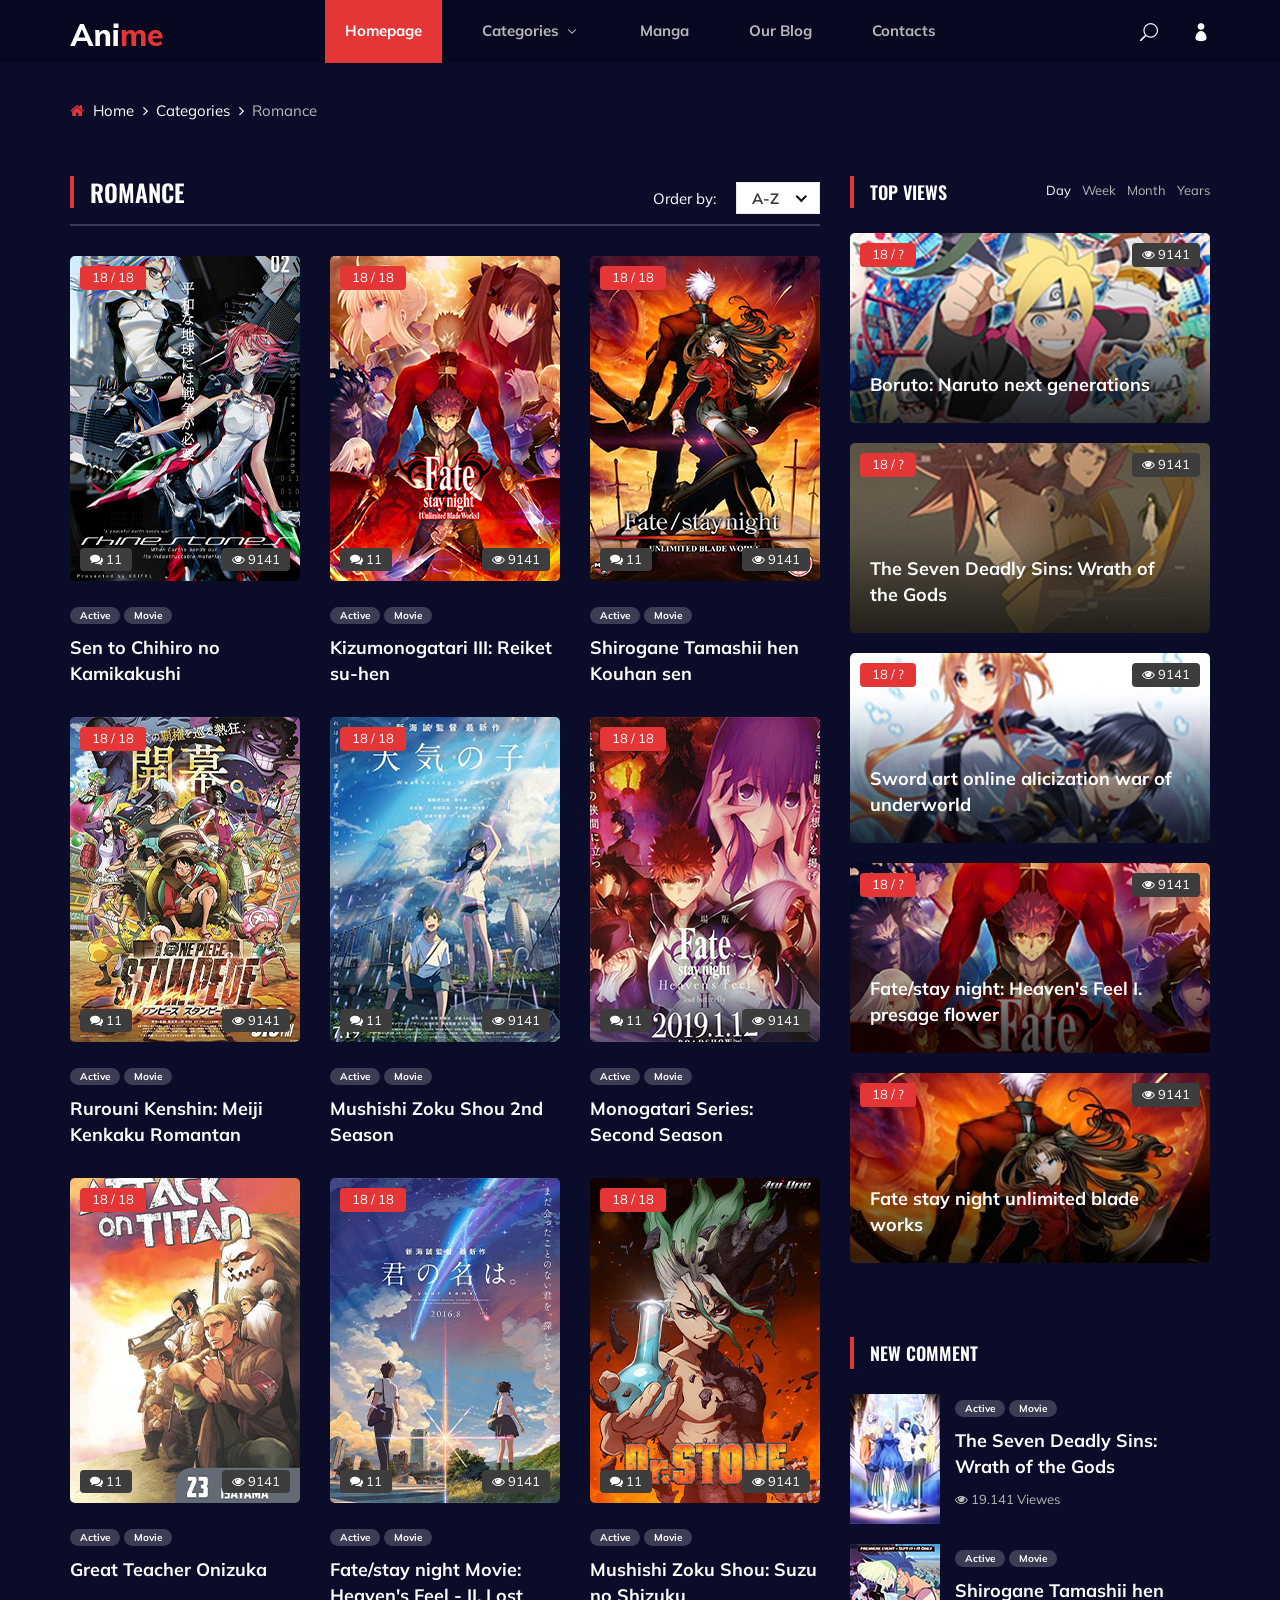
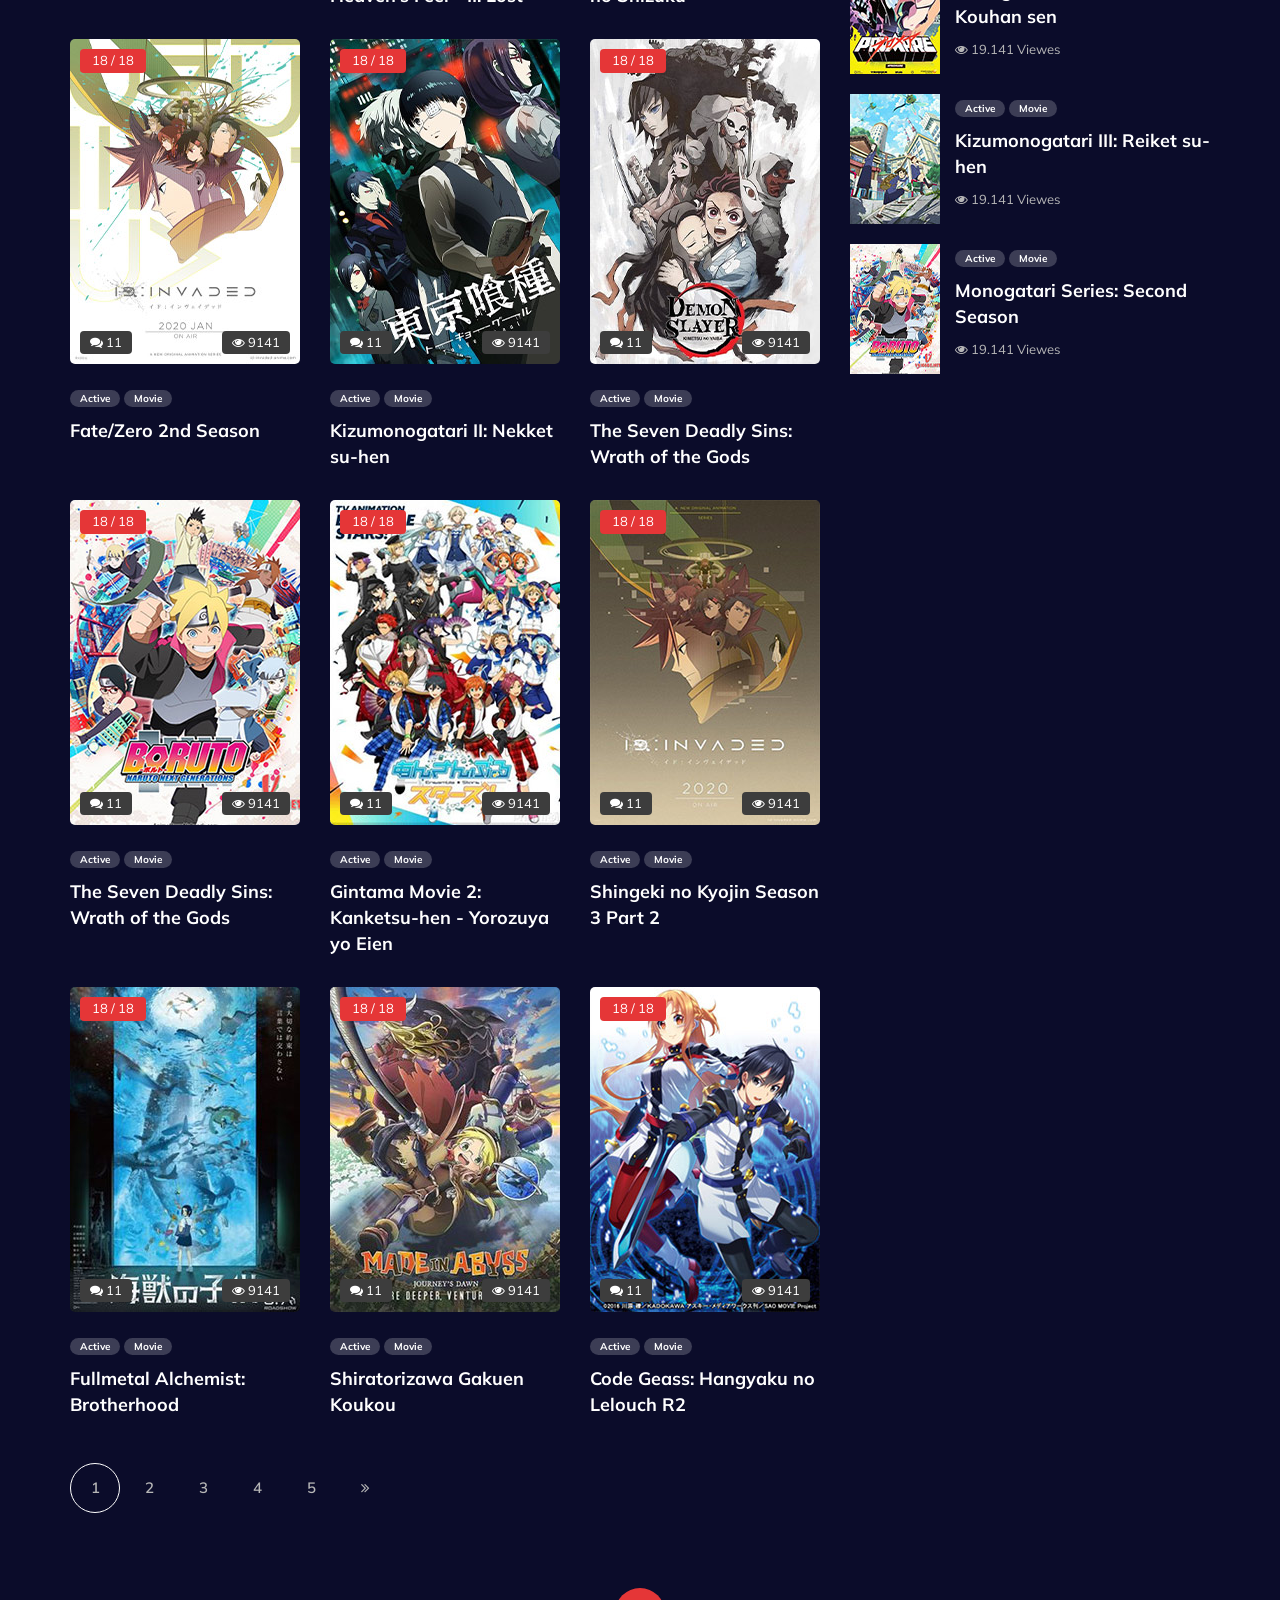
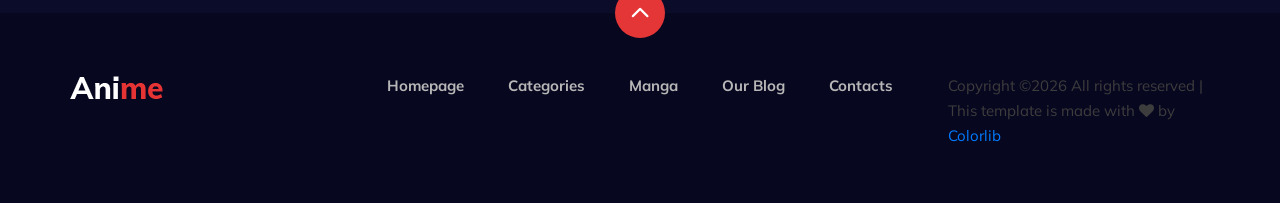
<file: categories.html>
<!DOCTYPE html>
<html lang="zxx">

<head>
    <meta charset="UTF-8">
    <meta name="description" content="Anime Template">
    <meta name="keywords" content="Anime, unica, creative, html">
    <meta name="viewport" content="width=device-width, initial-scale=1.0">
    <meta http-equiv="X-UA-Compatible" content="ie=edge">
    <title>Anime | Template</title>

    <!-- Google Font -->
    <link href="https://fonts.googleapis.com/css2?family=Oswald:wght@300;400;500;600;700&display=swap" rel="stylesheet">
    <link href="https://fonts.googleapis.com/css2?family=Mulish:wght@300;400;500;600;700;800;900&display=swap"
    rel="stylesheet">

    <!-- Css Styles -->
    <link rel="stylesheet" href="css/bootstrap.min.css" type="text/css">
    <link rel="stylesheet" href="css/font-awesome.min.css" type="text/css">
    <link rel="stylesheet" href="css/elegant-icons.css" type="text/css">
    <link rel="stylesheet" href="css/plyr.css" type="text/css">
    <link rel="stylesheet" href="css/nice-select.css" type="text/css">
    <link rel="stylesheet" href="css/owl.carousel.min.css" type="text/css">
    <link rel="stylesheet" href="css/slicknav.min.css" type="text/css">
    <link rel="stylesheet" href="css/style.css" type="text/css">
</head>

<body>
    <!-- Page Preloder -->
    <div id="preloder">
        <div class="loader"></div>
    </div>

    <!-- Header Section Begin -->
    <header class="header">
        <div class="container">
            <div class="row">
                <div class="col-lg-2">
                    <div class="header__logo">
                        <a href="./index.html">
                            <img src="img/logo.png" alt="">
                        </a>
                    </div>
                </div>
                <div class="col-lg-8">
                    <div class="header__nav">
                        <nav class="header__menu mobile-menu">
                            <ul>
                                <li class="active"><a href="./index.html">Homepage</a></li>
                                <li><a href="./categories.html">Categories <span class="arrow_carrot-down"></span></a>
                                    <ul class="dropdown">
                                        <li><a href="./categories.html">Categories</a></li>
                                        <li><a href="./anime-details.html">Anime Details</a></li>
                                        <li><a href="./anime-watching.html">Anime Watching</a></li>
                                        <li><a href="./blog-details.html">Blog Details</a></li>
                                        <li><a href="./signup.html">Sign Up</a></li>
                                        <li><a href="./login.html">Login</a></li>
                                    </ul>
                                </li>
                                <li><a href="./manga.html">Manga</a></li>
                                <li><a href="./blog.html">Our Blog</a></li>
                                <li><a href="#">Contacts</a></li>
                            </ul>
                        </nav>
                    </div>
                </div>
                <div class="col-lg-2">
                    <div class="header__right">
                        <a href="#" class="search-switch"><span class="icon_search"></span></a>
                        <a href="./login.html"><span class="icon_profile"></span></a>
                    </div>
                </div>
            </div>
            <div id="mobile-menu-wrap"></div>
        </div>
    </header>
    <!-- Header End -->

    <!-- Breadcrumb Begin -->
    <div class="breadcrumb-option">
        <div class="container">
            <div class="row">
                <div class="col-lg-12">
                    <div class="breadcrumb__links">
                        <a href="./index.html"><i class="fa fa-home"></i> Home</a>
                        <a href="./categories.html">Categories</a>
                        <span>Romance</span>
                    </div>
                </div>
            </div>
        </div>
    </div>
    <!-- Breadcrumb End -->

    <!-- Product Section Begin -->
    <section class="product-page spad">
        <div class="container">
            <div class="row">
                <div class="col-lg-8">
                    <div class="product__page__content">
                        <div class="product__page__title">
                            <div class="row">
                                <div class="col-lg-8 col-md-8 col-sm-6">
                                    <div class="section-title">
                                        <h4>Romance</h4>
                                    </div>
                                </div>
                                <div class="col-lg-4 col-md-4 col-sm-6">
                                    <div class="product__page__filter">
                                        <p>Order by:</p>
                                        <select>
                                            <option value="">A-Z</option>
                                            <option value="">1-10</option>
                                            <option value="">10-50</option>
                                        </select>
                                    </div>
                                </div>
                            </div>
                        </div>
                        <div class="row">
                            <div class="col-lg-4 col-md-6 col-sm-6">
                                <div class="product__item">
                                    <div class="product__item__pic set-bg" data-setbg="img/popular/popular-1.jpg">
                                        <div class="ep">18 / 18</div>
                                        <div class="comment"><i class="fa fa-comments"></i> 11</div>
                                        <div class="view"><i class="fa fa-eye"></i> 9141</div>
                                    </div>
                                    <div class="product__item__text">
                                        <ul>
                                            <li>Active</li>
                                            <li>Movie</li>
                                        </ul>
                                        <h5><a href="#">Sen to Chihiro no Kamikakushi</a></h5>
                                    </div>
                                </div>
                            </div>
                            <div class="col-lg-4 col-md-6 col-sm-6">
                                <div class="product__item">
                                    <div class="product__item__pic set-bg" data-setbg="img/popular/popular-2.jpg">
                                        <div class="ep">18 / 18</div>
                                        <div class="comment"><i class="fa fa-comments"></i> 11</div>
                                        <div class="view"><i class="fa fa-eye"></i> 9141</div>
                                    </div>
                                    <div class="product__item__text">
                                        <ul>
                                            <li>Active</li>
                                            <li>Movie</li>
                                        </ul>
                                        <h5><a href="#">Kizumonogatari III: Reiket su-hen</a></h5>
                                    </div>
                                </div>
                            </div>
                            <div class="col-lg-4 col-md-6 col-sm-6">
                                <div class="product__item">
                                    <div class="product__item__pic set-bg" data-setbg="img/popular/popular-3.jpg">
                                        <div class="ep">18 / 18</div>
                                        <div class="comment"><i class="fa fa-comments"></i> 11</div>
                                        <div class="view"><i class="fa fa-eye"></i> 9141</div>
                                    </div>
                                    <div class="product__item__text">
                                        <ul>
                                            <li>Active</li>
                                            <li>Movie</li>
                                        </ul>
                                        <h5><a href="#">Shirogane Tamashii hen Kouhan sen</a></h5>
                                    </div>
                                </div>
                            </div>
                            <div class="col-lg-4 col-md-6 col-sm-6">
                                <div class="product__item">
                                    <div class="product__item__pic set-bg" data-setbg="img/popular/popular-4.jpg">
                                        <div class="ep">18 / 18</div>
                                        <div class="comment"><i class="fa fa-comments"></i> 11</div>
                                        <div class="view"><i class="fa fa-eye"></i> 9141</div>
                                    </div>
                                    <div class="product__item__text">
                                        <ul>
                                            <li>Active</li>
                                            <li>Movie</li>
                                        </ul>
                                        <h5><a href="#">Rurouni Kenshin: Meiji Kenkaku Romantan</a></h5>
                                    </div>
                                </div>
                            </div>
                            <div class="col-lg-4 col-md-6 col-sm-6">
                                <div class="product__item">
                                    <div class="product__item__pic set-bg" data-setbg="img/popular/popular-5.jpg">
                                        <div class="ep">18 / 18</div>
                                        <div class="comment"><i class="fa fa-comments"></i> 11</div>
                                        <div class="view"><i class="fa fa-eye"></i> 9141</div>
                                    </div>
                                    <div class="product__item__text">
                                        <ul>
                                            <li>Active</li>
                                            <li>Movie</li>
                                        </ul>
                                        <h5><a href="#">Mushishi Zoku Shou 2nd Season</a></h5>
                                    </div>
                                </div>
                            </div>
                            <div class="col-lg-4 col-md-6 col-sm-6">
                                <div class="product__item">
                                    <div class="product__item__pic set-bg" data-setbg="img/popular/popular-6.jpg">
                                        <div class="ep">18 / 18</div>
                                        <div class="comment"><i class="fa fa-comments"></i> 11</div>
                                        <div class="view"><i class="fa fa-eye"></i> 9141</div>
                                    </div>
                                    <div class="product__item__text">
                                        <ul>
                                            <li>Active</li>
                                            <li>Movie</li>
                                        </ul>
                                        <h5><a href="#">Monogatari Series: Second Season</a></h5>
                                    </div>
                                </div>
                            </div>
                            <div class="col-lg-4 col-md-6 col-sm-6">
                                <div class="product__item">
                                    <div class="product__item__pic set-bg" data-setbg="img/recent/recent-1.jpg">
                                        <div class="ep">18 / 18</div>
                                        <div class="comment"><i class="fa fa-comments"></i> 11</div>
                                        <div class="view"><i class="fa fa-eye"></i> 9141</div>
                                    </div>
                                    <div class="product__item__text">
                                        <ul>
                                            <li>Active</li>
                                            <li>Movie</li>
                                        </ul>
                                        <h5><a href="#">Great Teacher Onizuka</a></h5>
                                    </div>
                                </div>
                            </div>
                            <div class="col-lg-4 col-md-6 col-sm-6">
                                <div class="product__item">
                                    <div class="product__item__pic set-bg" data-setbg="img/recent/recent-2.jpg">
                                        <div class="ep">18 / 18</div>
                                        <div class="comment"><i class="fa fa-comments"></i> 11</div>
                                        <div class="view"><i class="fa fa-eye"></i> 9141</div>
                                    </div>
                                    <div class="product__item__text">
                                        <ul>
                                            <li>Active</li>
                                            <li>Movie</li>
                                        </ul>
                                        <h5><a href="#">Fate/stay night Movie: Heaven's Feel - II. Lost</a></h5>
                                    </div>
                                </div>
                            </div>
                            <div class="col-lg-4 col-md-6 col-sm-6">
                                <div class="product__item">
                                    <div class="product__item__pic set-bg" data-setbg="img/recent/recent-3.jpg">
                                        <div class="ep">18 / 18</div>
                                        <div class="comment"><i class="fa fa-comments"></i> 11</div>
                                        <div class="view"><i class="fa fa-eye"></i> 9141</div>
                                    </div>
                                    <div class="product__item__text">
                                        <ul>
                                            <li>Active</li>
                                            <li>Movie</li>
                                        </ul>
                                        <h5><a href="#">Mushishi Zoku Shou: Suzu no Shizuku</a></h5>
                                    </div>
                                </div>
                            </div>
                            <div class="col-lg-4 col-md-6 col-sm-6">
                                <div class="product__item">
                                    <div class="product__item__pic set-bg" data-setbg="img/recent/recent-4.jpg">
                                        <div class="ep">18 / 18</div>
                                        <div class="comment"><i class="fa fa-comments"></i> 11</div>
                                        <div class="view"><i class="fa fa-eye"></i> 9141</div>
                                    </div>
                                    <div class="product__item__text">
                                        <ul>
                                            <li>Active</li>
                                            <li>Movie</li>
                                        </ul>
                                        <h5><a href="#">Fate/Zero 2nd Season</a></h5>
                                    </div>
                                </div>
                            </div>
                            <div class="col-lg-4 col-md-6 col-sm-6">
                                <div class="product__item">
                                    <div class="product__item__pic set-bg" data-setbg="img/recent/recent-5.jpg">
                                        <div class="ep">18 / 18</div>
                                        <div class="comment"><i class="fa fa-comments"></i> 11</div>
                                        <div class="view"><i class="fa fa-eye"></i> 9141</div>
                                    </div>
                                    <div class="product__item__text">
                                        <ul>
                                            <li>Active</li>
                                            <li>Movie</li>
                                        </ul>
                                        <h5><a href="#">Kizumonogatari II: Nekket su-hen</a></h5>
                                    </div>
                                </div>
                            </div>
                            <div class="col-lg-4 col-md-6 col-sm-6">
                                <div class="product__item">
                                    <div class="product__item__pic set-bg" data-setbg="img/recent/recent-6.jpg">
                                        <div class="ep">18 / 18</div>
                                        <div class="comment"><i class="fa fa-comments"></i> 11</div>
                                        <div class="view"><i class="fa fa-eye"></i> 9141</div>
                                    </div>
                                    <div class="product__item__text">
                                        <ul>
                                            <li>Active</li>
                                            <li>Movie</li>
                                        </ul>
                                        <h5><a href="#">The Seven Deadly Sins: Wrath of the Gods</a></h5>
                                    </div>
                                </div>
                            </div>
                            <div class="col-lg-4 col-md-6 col-sm-6">
                                <div class="product__item">
                                    <div class="product__item__pic set-bg" data-setbg="img/trending/trend-1.jpg">
                                        <div class="ep">18 / 18</div>
                                        <div class="comment"><i class="fa fa-comments"></i> 11</div>
                                        <div class="view"><i class="fa fa-eye"></i> 9141</div>
                                    </div>
                                    <div class="product__item__text">
                                        <ul>
                                            <li>Active</li>
                                            <li>Movie</li>
                                        </ul>
                                        <h5><a href="#">The Seven Deadly Sins: Wrath of the Gods</a></h5>
                                    </div>
                                </div>
                            </div>
                            <div class="col-lg-4 col-md-6 col-sm-6">
                                <div class="product__item">
                                    <div class="product__item__pic set-bg" data-setbg="img/trending/trend-2.jpg">
                                        <div class="ep">18 / 18</div>
                                        <div class="comment"><i class="fa fa-comments"></i> 11</div>
                                        <div class="view"><i class="fa fa-eye"></i> 9141</div>
                                    </div>
                                    <div class="product__item__text">
                                        <ul>
                                            <li>Active</li>
                                            <li>Movie</li>
                                        </ul>
                                        <h5><a href="#">Gintama Movie 2: Kanketsu-hen - Yorozuya yo Eien</a></h5>
                                    </div>
                                </div>
                            </div>
                            <div class="col-lg-4 col-md-6 col-sm-6">
                                <div class="product__item">
                                    <div class="product__item__pic set-bg" data-setbg="img/trending/trend-3.jpg">
                                        <div class="ep">18 / 18</div>
                                        <div class="comment"><i class="fa fa-comments"></i> 11</div>
                                        <div class="view"><i class="fa fa-eye"></i> 9141</div>
                                    </div>
                                    <div class="product__item__text">
                                        <ul>
                                            <li>Active</li>
                                            <li>Movie</li>
                                        </ul>
                                        <h5><a href="#">Shingeki no Kyojin Season 3 Part 2</a></h5>
                                    </div>
                                </div>
                            </div>
                            <div class="col-lg-4 col-md-6 col-sm-6">
                                <div class="product__item">
                                    <div class="product__item__pic set-bg" data-setbg="img/trending/trend-4.jpg">
                                        <div class="ep">18 / 18</div>
                                        <div class="comment"><i class="fa fa-comments"></i> 11</div>
                                        <div class="view"><i class="fa fa-eye"></i> 9141</div>
                                    </div>
                                    <div class="product__item__text">
                                        <ul>
                                            <li>Active</li>
                                            <li>Movie</li>
                                        </ul>
                                        <h5><a href="#">Fullmetal Alchemist: Brotherhood</a></h5>
                                    </div>
                                </div>
                            </div>
                            <div class="col-lg-4 col-md-6 col-sm-6">
                                <div class="product__item">
                                    <div class="product__item__pic set-bg" data-setbg="img/trending/trend-5.jpg">
                                        <div class="ep">18 / 18</div>
                                        <div class="comment"><i class="fa fa-comments"></i> 11</div>
                                        <div class="view"><i class="fa fa-eye"></i> 9141</div>
                                    </div>
                                    <div class="product__item__text">
                                        <ul>
                                            <li>Active</li>
                                            <li>Movie</li>
                                        </ul>
                                        <h5><a href="#">Shiratorizawa Gakuen Koukou</a></h5>
                                    </div>
                                </div>
                            </div>
                            <div class="col-lg-4 col-md-6 col-sm-6">
                                <div class="product__item">
                                    <div class="product__item__pic set-bg" data-setbg="img/trending/trend-6.jpg">
                                        <div class="ep">18 / 18</div>
                                        <div class="comment"><i class="fa fa-comments"></i> 11</div>
                                        <div class="view"><i class="fa fa-eye"></i> 9141</div>
                                    </div>
                                    <div class="product__item__text">
                                        <ul>
                                            <li>Active</li>
                                            <li>Movie</li>
                                        </ul>
                                        <h5><a href="#">Code Geass: Hangyaku no Lelouch R2</a></h5>
                                    </div>
                                </div>
                            </div>
                        </div>
                    </div>
                    <div class="product__pagination">
                        <a href="#" class="current-page">1</a>
                        <a href="#">2</a>
                        <a href="#">3</a>
                        <a href="#">4</a>
                        <a href="#">5</a>
                        <a href="#"><i class="fa fa-angle-double-right"></i></a>
                    </div>
                </div>
                <div class="col-lg-4 col-md-6 col-sm-8">
                    <div class="product__sidebar">
                        <div class="product__sidebar__view">
                            <div class="section-title">
                                <h5>Top Views</h5>
                            </div>
                            <ul class="filter__controls">
                                <li class="active" data-filter="*">Day</li>
                                <li data-filter=".week">Week</li>
                                <li data-filter=".month">Month</li>
                                <li data-filter=".years">Years</li>
                            </ul>
                            <div class="filter__gallery">
                                <div class="product__sidebar__view__item set-bg mix day years"
                                data-setbg="img/sidebar/tv-1.jpg">
                                <div class="ep">18 / ?</div>
                                <div class="view"><i class="fa fa-eye"></i> 9141</div>
                                <h5><a href="#">Boruto: Naruto next generations</a></h5>
                            </div>
                            <div class="product__sidebar__view__item set-bg mix month week"
                            data-setbg="img/sidebar/tv-2.jpg">
                            <div class="ep">18 / ?</div>
                            <div class="view"><i class="fa fa-eye"></i> 9141</div>
                            <h5><a href="#">The Seven Deadly Sins: Wrath of the Gods</a></h5>
                        </div>
                        <div class="product__sidebar__view__item set-bg mix week years"
                        data-setbg="img/sidebar/tv-3.jpg">
                        <div class="ep">18 / ?</div>
                        <div class="view"><i class="fa fa-eye"></i> 9141</div>
                        <h5><a href="#">Sword art online alicization war of underworld</a></h5>
                    </div>
                    <div class="product__sidebar__view__item set-bg mix years month"
                    data-setbg="img/sidebar/tv-4.jpg">
                    <div class="ep">18 / ?</div>
                    <div class="view"><i class="fa fa-eye"></i> 9141</div>
                    <h5><a href="#">Fate/stay night: Heaven's Feel I. presage flower</a></h5>
                </div>
                <div class="product__sidebar__view__item set-bg mix day"
                data-setbg="img/sidebar/tv-5.jpg">
                <div class="ep">18 / ?</div>
                <div class="view"><i class="fa fa-eye"></i> 9141</div>
                <h5><a href="#">Fate stay night unlimited blade works</a></h5>
            </div>
        </div>
    </div>
    <div class="product__sidebar__comment">
        <div class="section-title">
            <h5>New Comment</h5>
        </div>
        <div class="product__sidebar__comment__item">
            <div class="product__sidebar__comment__item__pic">
                <img src="img/sidebar/comment-1.jpg" alt="">
            </div>
            <div class="product__sidebar__comment__item__text">
                <ul>
                    <li>Active</li>
                    <li>Movie</li>
                </ul>
                <h5><a href="#">The Seven Deadly Sins: Wrath of the Gods</a></h5>
                <span><i class="fa fa-eye"></i> 19.141 Viewes</span>
            </div>
        </div>
        <div class="product__sidebar__comment__item">
            <div class="product__sidebar__comment__item__pic">
                <img src="img/sidebar/comment-2.jpg" alt="">
            </div>
            <div class="product__sidebar__comment__item__text">
                <ul>
                    <li>Active</li>
                    <li>Movie</li>
                </ul>
                <h5><a href="#">Shirogane Tamashii hen Kouhan sen</a></h5>
                <span><i class="fa fa-eye"></i> 19.141 Viewes</span>
            </div>
        </div>
        <div class="product__sidebar__comment__item">
            <div class="product__sidebar__comment__item__pic">
                <img src="img/sidebar/comment-3.jpg" alt="">
            </div>
            <div class="product__sidebar__comment__item__text">
                <ul>
                    <li>Active</li>
                    <li>Movie</li>
                </ul>
                <h5><a href="#">Kizumonogatari III: Reiket su-hen</a></h5>
                <span><i class="fa fa-eye"></i> 19.141 Viewes</span>
            </div>
        </div>
        <div class="product__sidebar__comment__item">
            <div class="product__sidebar__comment__item__pic">
                <img src="img/sidebar/comment-4.jpg" alt="">
            </div>
            <div class="product__sidebar__comment__item__text">
                <ul>
                    <li>Active</li>
                    <li>Movie</li>
                </ul>
                <h5><a href="#">Monogatari Series: Second Season</a></h5>
                <span><i class="fa fa-eye"></i> 19.141 Viewes</span>
            </div>
        </div>
    </div>
</div>
</div>
</div>
</div>
</section>
<!-- Product Section End -->

<!-- Footer Section Begin -->
<footer class="footer">
    <div class="page-up">
        <a href="#" id="scrollToTopButton"><span class="arrow_carrot-up"></span></a>
    </div>
    <div class="container">
        <div class="row">
            <div class="col-lg-3">
                <div class="footer__logo">
                    <a href="./index.html"><img src="img/logo.png" alt=""></a>
                </div>
            </div>
            <div class="col-lg-6">
                <div class="footer__nav">
                    <ul>
                        <li class="active"><a href="./index.html">Homepage</a></li>
                        <li><a href="./categories.html">Categories</a></li>
                        <li><a href="./manga.html">Manga</a></li>
                                <li><a href="./blog.html">Our Blog</a></li>
                        <li><a href="#">Contacts</a></li>
                    </ul>
                </div>
            </div>
            <div class="col-lg-3">
                <p><!-- Link back to Colorlib can't be removed. Template is licensed under CC BY 3.0. -->
                  Copyright &copy;<script>document.write(new Date().getFullYear());</script> All rights reserved | This template is made with <i class="fa fa-heart" aria-hidden="true"></i> by <a href="https://colorlib.com" target="_blank">Colorlib</a>
                  <!-- Link back to Colorlib can't be removed. Template is licensed under CC BY 3.0. --></p>

              </div>
          </div>
      </div>
  </footer>
  <!-- Footer Section End -->

  <!-- Search model Begin -->
  <div class="search-model">
    <div class="h-100 d-flex align-items-center justify-content-center">
        <div class="search-close-switch"><i class="icon_close"></i></div>
        <form class="search-model-form">
            <input type="text" id="search-input" placeholder="Search here.....">
        </form>
    </div>
</div>
<!-- Search model end -->

<!-- Js Plugins -->
<script src="js/jquery-3.3.1.min.js"></script>
<script src="js/bootstrap.min.js"></script>
<script src="js/player.js"></script>
<script src="js/jquery.nice-select.min.js"></script>
<script src="js/mixitup.min.js"></script>
<script src="js/jquery.slicknav.js"></script>
<script src="js/owl.carousel.min.js"></script>
<script src="js/main.js"></script>

</body>

</html>
</file>
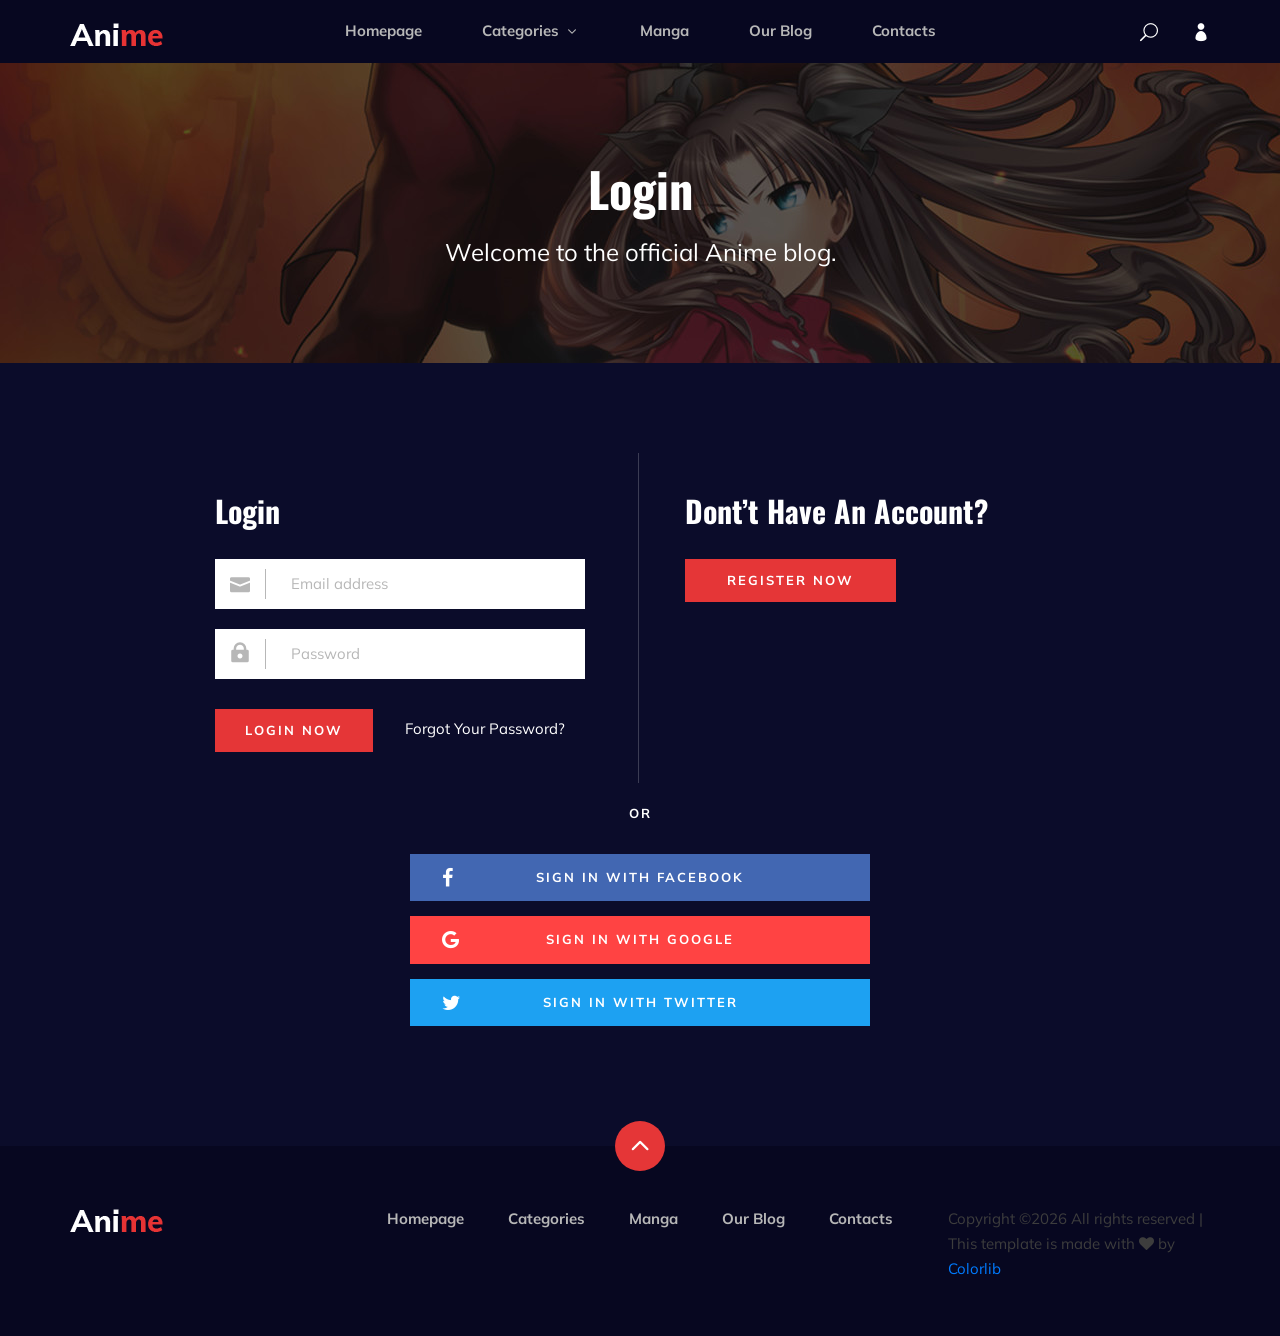
<file: login.html>
<!DOCTYPE html>
<html lang="zxx">

<head>
    <meta charset="UTF-8">
    <meta name="description" content="Anime Template">
    <meta name="keywords" content="Anime, unica, creative, html">
    <meta name="viewport" content="width=device-width, initial-scale=1.0">
    <meta http-equiv="X-UA-Compatible" content="ie=edge">
    <title>Anime | Template</title>

    <!-- Google Font -->
    <link href="https://fonts.googleapis.com/css2?family=Oswald:wght@300;400;500;600;700&display=swap" rel="stylesheet">
    <link href="https://fonts.googleapis.com/css2?family=Mulish:wght@300;400;500;600;700;800;900&display=swap"
    rel="stylesheet">

    <!-- Css Styles -->
    <link rel="stylesheet" href="css/bootstrap.min.css" type="text/css">
    <link rel="stylesheet" href="css/font-awesome.min.css" type="text/css">
    <link rel="stylesheet" href="css/elegant-icons.css" type="text/css">
    <link rel="stylesheet" href="css/plyr.css" type="text/css">
    <link rel="stylesheet" href="css/nice-select.css" type="text/css">
    <link rel="stylesheet" href="css/owl.carousel.min.css" type="text/css">
    <link rel="stylesheet" href="css/slicknav.min.css" type="text/css">
    <link rel="stylesheet" href="css/style.css" type="text/css">
</head>

<body>
    <!-- Page Preloder -->
    <div id="preloder">
        <div class="loader"></div>
    </div>

    <!-- Header Section Begin -->
    <header class="header">
        <div class="container">
            <div class="row">
                <div class="col-lg-2">
                    <div class="header__logo">
                        <a href="./index.html">
                            <img src="img/logo.png" alt="">
                        </a>
                    </div>
                </div>
                <div class="col-lg-8">
                    <div class="header__nav">
                        <nav class="header__menu mobile-menu">
                            <ul>
                                <li><a href="./index.html">Homepage</a></li>
                                <li><a href="./categories.html">Categories <span class="arrow_carrot-down"></span></a>
                                    <ul class="dropdown">
                                        <li><a href="./categories.html">Categories</a></li>
                                        <li><a href="./anime-details.html">Anime Details</a></li>
                                        <li><a href="./anime-watching.html">Anime Watching</a></li>
                                        <li><a href="./blog-details.html">Blog Details</a></li>
                                        <li><a href="./signup.html">Sign Up</a></li>
                                        <li><a href="./login.html">Login</a></li>
                                    </ul>
                                </li>
                                <li><a href="./manga.html">Manga</a></li>
                                <li><a href="./blog.html">Our Blog</a></li>
                                <li><a href="#">Contacts</a></li>
                            </ul>
                        </nav>
                    </div>
                </div>
                <div class="col-lg-2">
                    <div class="header__right">
                        <a href="#" class="search-switch"><span class="icon_search"></span></a>
                        <a href="./login.html"><span class="icon_profile"></span></a>
                    </div>
                </div>
            </div>
            <div id="mobile-menu-wrap"></div>
        </div>
    </header>
    <!-- Header End -->

    <!-- Normal Breadcrumb Begin -->
    <section class="normal-breadcrumb set-bg" data-setbg="img/normal-breadcrumb.jpg">
        <div class="container">
            <div class="row">
                <div class="col-lg-12 text-center">
                    <div class="normal__breadcrumb__text">
                        <h2>Login</h2>
                        <p>Welcome to the official Anime blog.</p>
                    </div>
                </div>
            </div>
        </div>
    </section>
    <!-- Normal Breadcrumb End -->

    <!-- Login Section Begin -->
    <section class="login spad">
        <div class="container">
            <div class="row">
                <div class="col-lg-6">
                    <div class="login__form">
                        <h3>Login</h3>
                        <form action="#">
                            <div class="input__item">
                                <input type="text" placeholder="Email address">
                                <span class="icon_mail"></span>
                            </div>
                            <div class="input__item">
                                <input type="text" placeholder="Password">
                                <span class="icon_lock"></span>
                            </div>
                            <button type="submit" class="site-btn">Login Now</button>
                        </form>
                        <a href="#" class="forget_pass">Forgot Your Password?</a>
                    </div>
                </div>
                <div class="col-lg-6">
                    <div class="login__register">
                        <h3>Dont’t Have An Account?</h3>
                        <a href="#" class="primary-btn">Register Now</a>
                    </div>
                </div>
            </div>
            <div class="login__social">
                <div class="row d-flex justify-content-center">
                    <div class="col-lg-6">
                        <div class="login__social__links">
                            <span>or</span>
                            <ul>
                                <li><a href="#" class="facebook"><i class="fa fa-facebook"></i> Sign in With
                                Facebook</a></li>
                                <li><a href="#" class="google"><i class="fa fa-google"></i> Sign in With Google</a></li>
                                <li><a href="#" class="twitter"><i class="fa fa-twitter"></i> Sign in With Twitter</a>
                                </li>
                            </ul>
                        </div>
                    </div>
                </div>
            </div>
        </div>
    </section>
    <!-- Login Section End -->

    <!-- Footer Section Begin -->
    <footer class="footer">
        <div class="page-up">
            <a href="#" id="scrollToTopButton"><span class="arrow_carrot-up"></span></a>
        </div>
        <div class="container">
            <div class="row">
                <div class="col-lg-3">
                    <div class="footer__logo">
                        <a href="./index.html"><img src="img/logo.png" alt=""></a>
                    </div>
                </div>
                <div class="col-lg-6">
                    <div class="footer__nav">
                        <ul>
                            <li class="active"><a href="./index.html">Homepage</a></li>
                            <li><a href="./categories.html">Categories</a></li>
                            <li><a href="./manga.html">Manga</a></li>
                                <li><a href="./blog.html">Our Blog</a></li>
                            <li><a href="#">Contacts</a></li>
                        </ul>
                    </div>
                </div>
                <div class="col-lg-3">
                    <p><!-- Link back to Colorlib can't be removed. Template is licensed under CC BY 3.0. -->
                      Copyright &copy;<script>document.write(new Date().getFullYear());</script> All rights reserved | This template is made with <i class="fa fa-heart" aria-hidden="true"></i> by <a href="https://colorlib.com" target="_blank">Colorlib</a>
                      <!-- Link back to Colorlib can't be removed. Template is licensed under CC BY 3.0. --></p>

                  </div>
              </div>
          </div>
      </footer>
      <!-- Footer Section End -->

      <!-- Search model Begin -->
      <div class="search-model">
        <div class="h-100 d-flex align-items-center justify-content-center">
            <div class="search-close-switch"><i class="icon_close"></i></div>
            <form class="search-model-form">
                <input type="text" id="search-input" placeholder="Search here.....">
            </form>
        </div>
    </div>
    <!-- Search model end -->

    <!-- Js Plugins -->
    <script src="js/jquery-3.3.1.min.js"></script>
    <script src="js/bootstrap.min.js"></script>
    <script src="js/player.js"></script>
    <script src="js/jquery.nice-select.min.js"></script>
    <script src="js/mixitup.min.js"></script>
    <script src="js/jquery.slicknav.js"></script>
    <script src="js/owl.carousel.min.js"></script>
    <script src="js/main.js"></script>


</body>

</html>
</file>
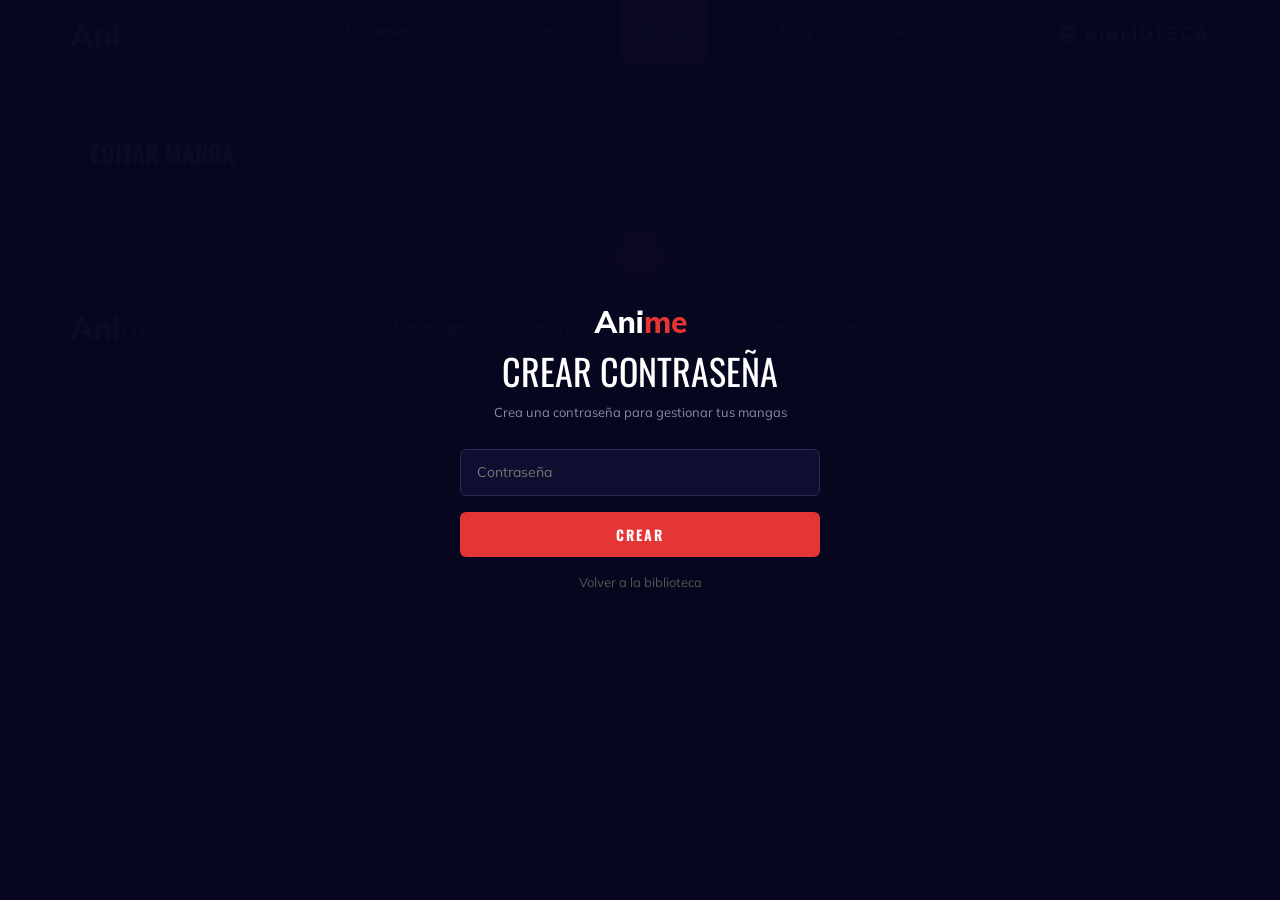
<file: manga-edit.html>
<!DOCTYPE html>
<html lang="zxx">

<head>
    <meta charset="UTF-8">
    <meta name="viewport" content="width=device-width, initial-scale=1.0">
    <meta http-equiv="X-UA-Compatible" content="ie=edge">
    <title>Editar Manga | Anime</title>

    <link href="https://fonts.googleapis.com/css2?family=Oswald:wght@300;400;500;600;700&display=swap" rel="stylesheet">
    <link href="https://fonts.googleapis.com/css2?family=Mulish:wght@300;400;500;600;700;800;900&display=swap" rel="stylesheet">

    <link rel="stylesheet" href="css/bootstrap.min.css" type="text/css">
    <link rel="stylesheet" href="css/font-awesome.min.css" type="text/css">
    <link rel="stylesheet" href="css/elegant-icons.css" type="text/css">
    <link rel="stylesheet" href="css/slicknav.min.css" type="text/css">
    <link rel="stylesheet" href="css/style.css" type="text/css">
    <link rel="stylesheet" href="css/manga.css" type="text/css">
</head>

<body>
    <div id="preloder"><div class="loader"></div></div>

    <header class="header">
        <div class="container">
            <div class="row">
                <div class="col-lg-2">
                    <div class="header__logo">
                        <a href="./index.html"><img src="img/logo.png" alt=""></a>
                    </div>
                </div>
                <div class="col-lg-8">
                    <div class="header__nav">
                        <nav class="header__menu mobile-menu">
                            <ul>
                                <li><a href="./index.html">Homepage</a></li>
                                <li><a href="./categories.html">Categories <span class="arrow_carrot-down"></span></a>
                                    <ul class="dropdown">
                                        <li><a href="./categories.html">Categories</a></li>
                                        <li><a href="./anime-details.html">Anime Details</a></li>
                                        <li><a href="./anime-watching.html">Anime Watching</a></li>
                                        <li><a href="./blog-details.html">Blog Details</a></li>
                                        <li><a href="./signup.html">Sign Up</a></li>
                                        <li><a href="./login.html">Login</a></li>
                                    </ul>
                                </li>
                                <li class="active"><a href="./manga.html">Manga</a></li>
                                <li><a href="./blog.html">Our Blog</a></li>
                                <li><a href="#">Contacts</a></li>
                            </ul>
                        </nav>
                    </div>
                </div>
                <div class="col-lg-2">
                    <div class="header__right">
                        <a href="./manga.html" class="primary-btn"><i class="fa fa-book"></i> Biblioteca</a>
                    </div>
                </div>
            </div>
            <div id="mobile-menu-wrap"></div>
        </div>
    </header>

    <section class="product spad">
        <div class="container">
            <div class="row">
                <div class="col-lg-12">
                    <div class="section-title">
                        <h4 id="edit-title">Editar Manga</h4>
                    </div>
                </div>
            </div>
            <div class="manga-form" id="edit-content" style="display:none;">
                <!-- Edit Manga Info -->
                <div class="form-group">
                    <label>Título</label>
                    <input type="text" id="m-title" placeholder="Título del manga">
                </div>
                <div class="form-group">
                    <label>Género</label>
                    <input type="text" id="m-genre" placeholder="Género">
                </div>
                <div class="form-group">
                    <label>Descripción</label>
                    <textarea id="m-desc" rows="3" placeholder="Descripción"></textarea>
                </div>
                <div class="form-group">
                    <label>Portada</label>
                    <input type="file" id="m-cover" accept="image/*" style="display:none;">
                    <div class="cover-preview" id="cover-preview">Click para cambiar portada</div>
                </div>

                <button class="site-btn" id="update-info-btn" style="margin-bottom:30px;">Guardar Cambios</button>

                <hr style="border-color:#1e1f40; margin:30px 0;">

                <!-- Existing Chapters -->
                <h5 style="color:#fff;font-family:'Oswald',sans-serif;text-transform:uppercase;margin-bottom:16px;">Capítulos Existentes</h5>
                <div id="chapter-list" style="margin-bottom:30px;"></div>

                <hr style="border-color:#1e1f40; margin:30px 0;">

                <!-- Add New Chapter -->
                <h5 style="color:#fff;font-family:'Oswald',sans-serif;text-transform:uppercase;margin-bottom:16px;">Agregar Nuevo Capítulo</h5>
                <div class="form-group">
                    <label>Número de Capítulo</label>
                    <input type="text" id="ch-num" placeholder="Ej: 2">
                </div>
                <div class="form-group">
                    <label>Páginas del Capítulo</label>
                    <div class="upload-zone" id="upload-zone">
                        <i class="fa fa-cloud-upload"></i>
                        <p>Arrastra las imágenes aquí o click para seleccionar</p>
                    </div>
                    <input type="file" id="page-files" accept="image/*" multiple style="display:none;">
                    <div class="page-thumbs" id="page-thumbs"></div>
                </div>

                <div style="margin-top:20px;">
                    <button class="site-btn" id="add-chapter-btn">Agregar Capítulo</button>
                    <a href="./manga-reader.html" class="primary-btn" id="reader-link" style="margin-left:16px;">Ver en Lector</a>
                </div>
            </div>
        </div>
    </section>

    <!-- Footer -->
    <footer class="footer">
        <div class="page-up">
            <a href="#" id="scrollToTopButton"><span class="arrow_carrot-up"></span></a>
        </div>
        <div class="container">
            <div class="row">
                <div class="col-lg-3">
                    <div class="footer__logo">
                        <a href="./index.html"><img src="img/logo.png" alt=""></a>
                    </div>
                </div>
                <div class="col-lg-6">
                    <div class="footer__nav">
                        <ul>
                            <li><a href="./index.html">Homepage</a></li>
                            <li><a href="./categories.html">Categories</a></li>
                            <li class="active"><a href="./manga.html">Manga</a></li>
                            <li><a href="./blog.html">Our Blog</a></li>
                            <li><a href="#">Contacts</a></li>
                        </ul>
                    </div>
                </div>
                <div class="col-lg-3">
                    <p>Copyright &copy;<script>document.write(new Date().getFullYear());</script> All rights reserved | This template is made with <i class="fa fa-heart" aria-hidden="true"></i> by <a href="https://colorlib.com" target="_blank">Colorlib</a></p>
                </div>
            </div>
        </div>
    </footer>

    <script src="js/jquery-3.3.1.min.js"></script>
    <script src="js/bootstrap.min.js"></script>
    <script src="js/jquery.slicknav.js"></script>
    <script src="js/main.js"></script>
    <script src="js/manga-db.js"></script>
    <script src="js/manga-auth.js"></script>
    <script>
    'use strict';
    MangaAuth.requireAuth(async function () {
        const params = new URLSearchParams(location.search);
        const mangaId = params.get('id');
        if (!mangaId) { window.location.href = './manga.html'; return; }

        const manga = await MangaDB.getManga(mangaId);
        if (!manga) { window.location.href = './manga.html'; return; }

        document.getElementById('edit-content').style.display = 'block';
        document.getElementById('reader-link').href = './manga-reader.html?id=' + mangaId;

        let coverBlob = manga.coverBlob || null;
        let pageFiles = [];

        // Load existing info
        document.getElementById('m-title').value = manga.title || '';
        document.getElementById('m-genre').value = manga.genre || '';
        document.getElementById('m-desc').value = manga.description || '';
        const coverPreview = document.getElementById('cover-preview');
        if (manga.coverUrl) {
            coverPreview.style.backgroundImage = 'url(' + manga.coverUrl + ')';
            coverPreview.textContent = '';
        }

        // Cover change
        const coverInput = document.getElementById('m-cover');
        coverPreview.addEventListener('click', () => coverInput.click());
        coverInput.addEventListener('change', function () {
            const file = this.files[0];
            if (!file) return;
            coverBlob = file;
            const url = URL.createObjectURL(file);
            coverPreview.style.backgroundImage = 'url(' + url + ')';
            coverPreview.textContent = '';
        });

        // Update info
        document.getElementById('update-info-btn').addEventListener('click', async function () {
            manga.title = document.getElementById('m-title').value.trim() || manga.title;
            manga.genre = document.getElementById('m-genre').value.trim();
            manga.description = document.getElementById('m-desc').value.trim();
            if (coverBlob && coverBlob !== manga.coverBlob) {
                manga.coverBlob = coverBlob;
                manga.coverUrl = URL.createObjectURL(coverBlob);
            }
            await MangaDB.updateManga(manga);
            this.textContent = '¡Guardado!';
            setTimeout(() => this.textContent = 'Guardar Cambios', 1500);
        });

        // Render existing chapters
        async function renderChapters() {
            const list = document.getElementById('chapter-list');
            list.innerHTML = '';
            const chapters = await MangaDB.getChaptersByManga(mangaId);
            if (!chapters.length) {
                list.innerHTML = '<p style="color:#8a8aa0;">Sin capítulos aún.</p>';
                return;
            }
            const nextChNum = chapters.length + 1;
            document.getElementById('ch-num').value = nextChNum;

            for (const ch of chapters) {
                const pages = await MangaDB.getPagesByChapter(ch.id);
                const item = document.createElement('div');
                item.className = 'reader-chapter-item';
                item.innerHTML = `
                    <div>
                        <div class="ch-num">${ch.title}</div>
                        <div class="ch-info">${pages.length} páginas</div>
                    </div>
                    <div style="display:flex;gap:8px;align-items:center;">
                        <button class="mode-btn view-ch" data-id="${ch.id}">Ver</button>
                        <button class="mode-btn del-ch" data-id="${ch.id}" style="background:#e53637;border:none;color:#fff;padding:6px 10px;border-radius:4px;cursor:pointer;font-size:13px;">Eliminar</button>
                    </div>
                `;
                list.appendChild(item);
            }

            list.querySelectorAll('.view-ch').forEach(btn => {
                btn.addEventListener('click', () => {
                    window.location.href = './manga-reader.html?id=' + mangaId + '&ch=' + btn.dataset.id;
                });
            });
            list.querySelectorAll('.del-ch').forEach(btn => {
                btn.addEventListener('click', async function () {
                    if (!confirm('¿Eliminar este capítulo y todas sus páginas?')) return;
                    await MangaDB.deleteChapter(btn.dataset.id);
                    renderChapters();
                });
            });
        }

        renderChapters();

        // Upload zone for new chapter
        const zone = document.getElementById('upload-zone');
        const fileInput = document.getElementById('page-files');
        const thumbs = document.getElementById('page-thumbs');

        zone.addEventListener('click', () => fileInput.click());
        zone.addEventListener('dragover', e => { e.preventDefault(); zone.classList.add('dragover'); });
        zone.addEventListener('dragleave', () => zone.classList.remove('dragover'));
        zone.addEventListener('drop', e => {
            e.preventDefault();
            zone.classList.remove('dragover');
            handleFiles(e.dataTransfer.files);
        });
        fileInput.addEventListener('change', function () { handleFiles(this.files); });

        function handleFiles(files) {
            for (const f of files) {
                if (!f.type.startsWith('image/')) continue;
                pageFiles.push(f);
            }
            renderThumbs();
        }

        function renderThumbs() {
            thumbs.innerHTML = '';
            pageFiles.forEach((f, i) => {
                const url = URL.createObjectURL(f);
                const thumb = document.createElement('div');
                thumb.className = 'page-thumb';
                thumb.style.backgroundImage = 'url(' + url + ')';
                thumb.innerHTML = `<span class="num">${i + 1}</span><button class="rm" data-idx="${i}"><i class="fa fa-times"></i></button>`;
                thumbs.appendChild(thumb);
            });
        }

        thumbs.addEventListener('click', function (e) {
            const btn = e.target.closest('.rm');
            if (!btn) return;
            pageFiles.splice(parseInt(btn.dataset.idx), 1);
            renderThumbs();
        });

        // Add chapter
        document.getElementById('add-chapter-btn').addEventListener('click', async function () {
            const chNum = document.getElementById('ch-num').value.trim() || '1';
            if (!pageFiles.length) { alert('Sube al menos una página'); return; }

            this.textContent = 'Guardando...';
            this.disabled = true;

            const chapters = await MangaDB.getChaptersByManga(mangaId);
            const chapterId = MangaDB.genId();
            await MangaDB.addChapter({
                id: chapterId,
                mangaId,
                number: chNum,
                title: 'Capítulo ' + chNum,
                order: chapters.length + 1,
                createdAt: Date.now()
            });

            for (let i = 0; i < pageFiles.length; i++) {
                await MangaDB.addPage({
                    id: MangaDB.genId(),
                    chapterId,
                    order: i,
                    blob: pageFiles[i]
                });
            }

            pageFiles = [];
            renderThumbs();
            renderChapters();
            this.textContent = 'Agregar Capítulo';
            this.disabled = false;
        });
    });
    </script>
</body>
</html>
</file>
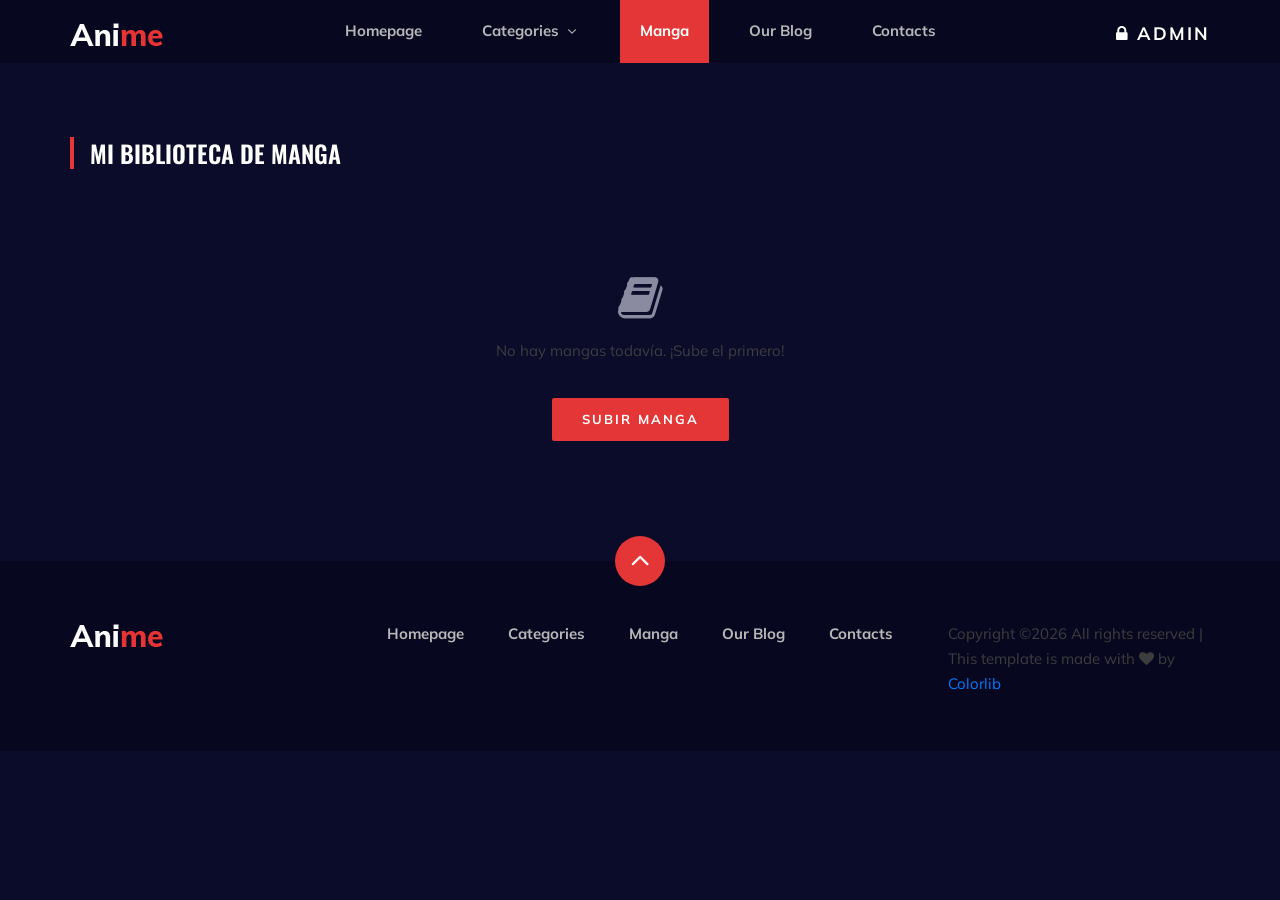
<file: manga-reader.html>
<!DOCTYPE html>
<html lang="zxx">

<head>
    <meta charset="UTF-8">
    <meta name="viewport" content="width=device-width, initial-scale=1.0">
    <meta http-equiv="X-UA-Compatible" content="ie=edge">
    <title>Lector de Manga | Anime</title>

    <link href="https://fonts.googleapis.com/css2?family=Oswald:wght@300;400;500;600;700&display=swap" rel="stylesheet">
    <link href="https://fonts.googleapis.com/css2?family=Mulish:wght@300;400;500;600;700;800;900&display=swap" rel="stylesheet">

    <link rel="stylesheet" href="css/bootstrap.min.css" type="text/css">
    <link rel="stylesheet" href="css/font-awesome.min.css" type="text/css">
    <link rel="stylesheet" href="css/elegant-icons.css" type="text/css">
    <link rel="stylesheet" href="css/slicknav.min.css" type="text/css">
    <link rel="stylesheet" href="css/style.css" type="text/css">
    <link rel="stylesheet" href="css/manga.css" type="text/css">
</head>

<body>
    <!-- Reader Bar -->
    <div class="reader-bar" id="reader-bar">
        <a href="./manga.html" class="back"><i class="fa fa-arrow-left"></i>Biblioteca</a>
        <div class="title" id="reader-title">Manga</div>
        <div class="controls">
            <select id="chapter-select"></select>
            <button class="mode-btn" id="mode-btn">Scroll</button>
            <a href="./manga-edit.html" id="edit-link" class="mode-btn" style="display:none;text-decoration:none;">Editar</a>
        </div>
    </div>

    <!-- Reader Container -->
    <div class="reader-container" id="reader-container">
        <div class="reader-loading" id="reader-loading">
            <i class="fa fa-spinner fa-pulse"></i>
            <p>Cargando...</p>
        </div>
    </div>

    <!-- Js Plugins -->
    <script src="js/jquery-3.3.1.min.js"></script>
    <script src="js/manga-db.js"></script>
    <script src="js/manga-auth.js"></script>
    <script>
    'use strict';
    (async function () {
        const params = new URLSearchParams(location.search);
        const mangaId = params.get('id');
        const startChapterId = params.get('ch');
        const container = document.getElementById('reader-container');
        const loading = document.getElementById('reader-loading');
        const bar = document.getElementById('reader-bar');
        const titleEl = document.getElementById('reader-title');
        const chSelect = document.getElementById('chapter-select');
        const modeBtn = document.getElementById('mode-btn');

        if (!mangaId) { window.location.href = './manga.html'; return; }

        const manga = await MangaDB.getManga(mangaId);
        if (!manga) { window.location.href = './manga.html'; return; }

        const chapters = await MangaDB.getChaptersByManga(mangaId);
        titleEl.textContent = manga.title;

        // Show edit link if logged in
        if (MangaAuth.isLoggedIn()) {
            const editLink = document.getElementById('edit-link');
            editLink.href = './manga-edit.html?id=' + mangaId;
            editLink.style.display = 'inline-block';
        }

        // Populate chapter select
        chapters.forEach(ch => {
            const opt = document.createElement('option');
            opt.value = ch.id;
            opt.textContent = ch.title;
            chSelect.appendChild(opt);
        });

        let currentChId = startChapterId || (chapters[0] && chapters[0].id);
        let mode = 'scroll'; // 'scroll' or 'single'
        let currentPage = 0;
        let pages = [];

        function loadChapter(chId) {
            currentChId = chId;
            chSelect.value = chId;
            render();
        }

        async function render() {
            container.innerHTML = '<div class="reader-loading"><i class="fa fa-spinner fa-pulse"></i><p>Cargando...</p></div>';
            pages = await MangaDB.getPagesByChapter(currentChId);

            if (!pages.length) {
                container.innerHTML = '<div class="manga-empty"><i class="fa fa-exclamation-circle"></i><p>Este capítulo no tiene páginas.</p></div>';
                return;
            }

            currentPage = 0;

            if (mode === 'scroll') {
                renderScroll();
            } else {
                renderSingle();
            }
        }

        function renderScroll() {
            container.className = 'reader-container';
            const scrollDiv = document.createElement('div');
            scrollDiv.className = 'reader-scroll';
            pages.forEach(pg => {
                const img = document.createElement('img');
                img.className = 'page-img';
                img.src = URL.createObjectURL(pg.blob);
                img.loading = 'lazy';
                scrollDiv.appendChild(img);
            });
            container.innerHTML = '';
            container.appendChild(scrollDiv);
            window.scrollTo(0, 0);
        }

        function renderSingle() {
            container.className = 'reader-container';
            const wrap = document.createElement('div');
            wrap.className = 'reader-single';

            const pg = pages[currentPage];
            const img = document.createElement('img');
            img.className = 'page-img';
            img.src = URL.createObjectURL(pg.blob);
            wrap.appendChild(img);

            const nav = document.createElement('div');
            nav.className = 'reader-nav';
            nav.innerHTML = `
                <button id="prev-btn" ${currentPage === 0 ? 'disabled' : ''}>Anterior</button>
                <span class="counter">Página ${currentPage + 1} / ${pages.length}</span>
                <button id="next-btn" ${currentPage === pages.length - 1 ? 'disabled' : ''}>Siguiente</button>
            `;
            wrap.appendChild(nav);
            container.innerHTML = '';
            container.appendChild(wrap);

            document.getElementById('prev-btn').addEventListener('click', () => {
                if (currentPage > 0) { currentPage--; renderSingle(); }
            });
            document.getElementById('next-btn').addEventListener('click', () => {
                if (currentPage < pages.length - 1) { currentPage++; renderSingle(); }
                else goNextChapter();
            });
            window.scrollTo(0, 0);
        }

        async function goNextChapter() {
            const idx = chapters.findIndex(c => c.id === currentChId);
            if (idx < chapters.length - 1) {
                loadChapter(chapters[idx + 1].id);
            } else {
                container.innerHTML = '<div class="manga-empty"><i class="fa fa-check-circle"></i><p>¡Has terminado todos los capítulos!</p><a href="./manga.html" class="site-btn" style="margin-top:20px;">Volver a la Biblioteca</a></div>';
            }
        }

        chSelect.addEventListener('change', () => loadChapter(chSelect.value));

        modeBtn.addEventListener('click', () => {
            mode = mode === 'scroll' ? 'single' : 'scroll';
            modeBtn.textContent = mode === 'scroll' ? 'Scroll' : 'Página';
            render();
        });

        // Tap center to toggle bar on mobile
        let lastTap = 0;
        document.addEventListener('click', e => {
            if (e.target.closest('button') || e.target.closest('select') || e.target.closest('a')) return;
            const now = Date.now();
            if (now - lastTap < 350) {
                bar.classList.toggle('hidden');
            }
            lastTap = now;
        });

        // Start
        if (currentChId) {
            loadChapter(currentChId);
        } else {
            container.innerHTML = '<div class="manga-detail"><h2>' + manga.title + '</h2><p>Este manga aún no tiene capítulos.</p><a href="./manga-upload.html" class="site-btn">Subir Capítulo</a></div>';
        }
    })();
    </script>
</body>
</html>
</file>
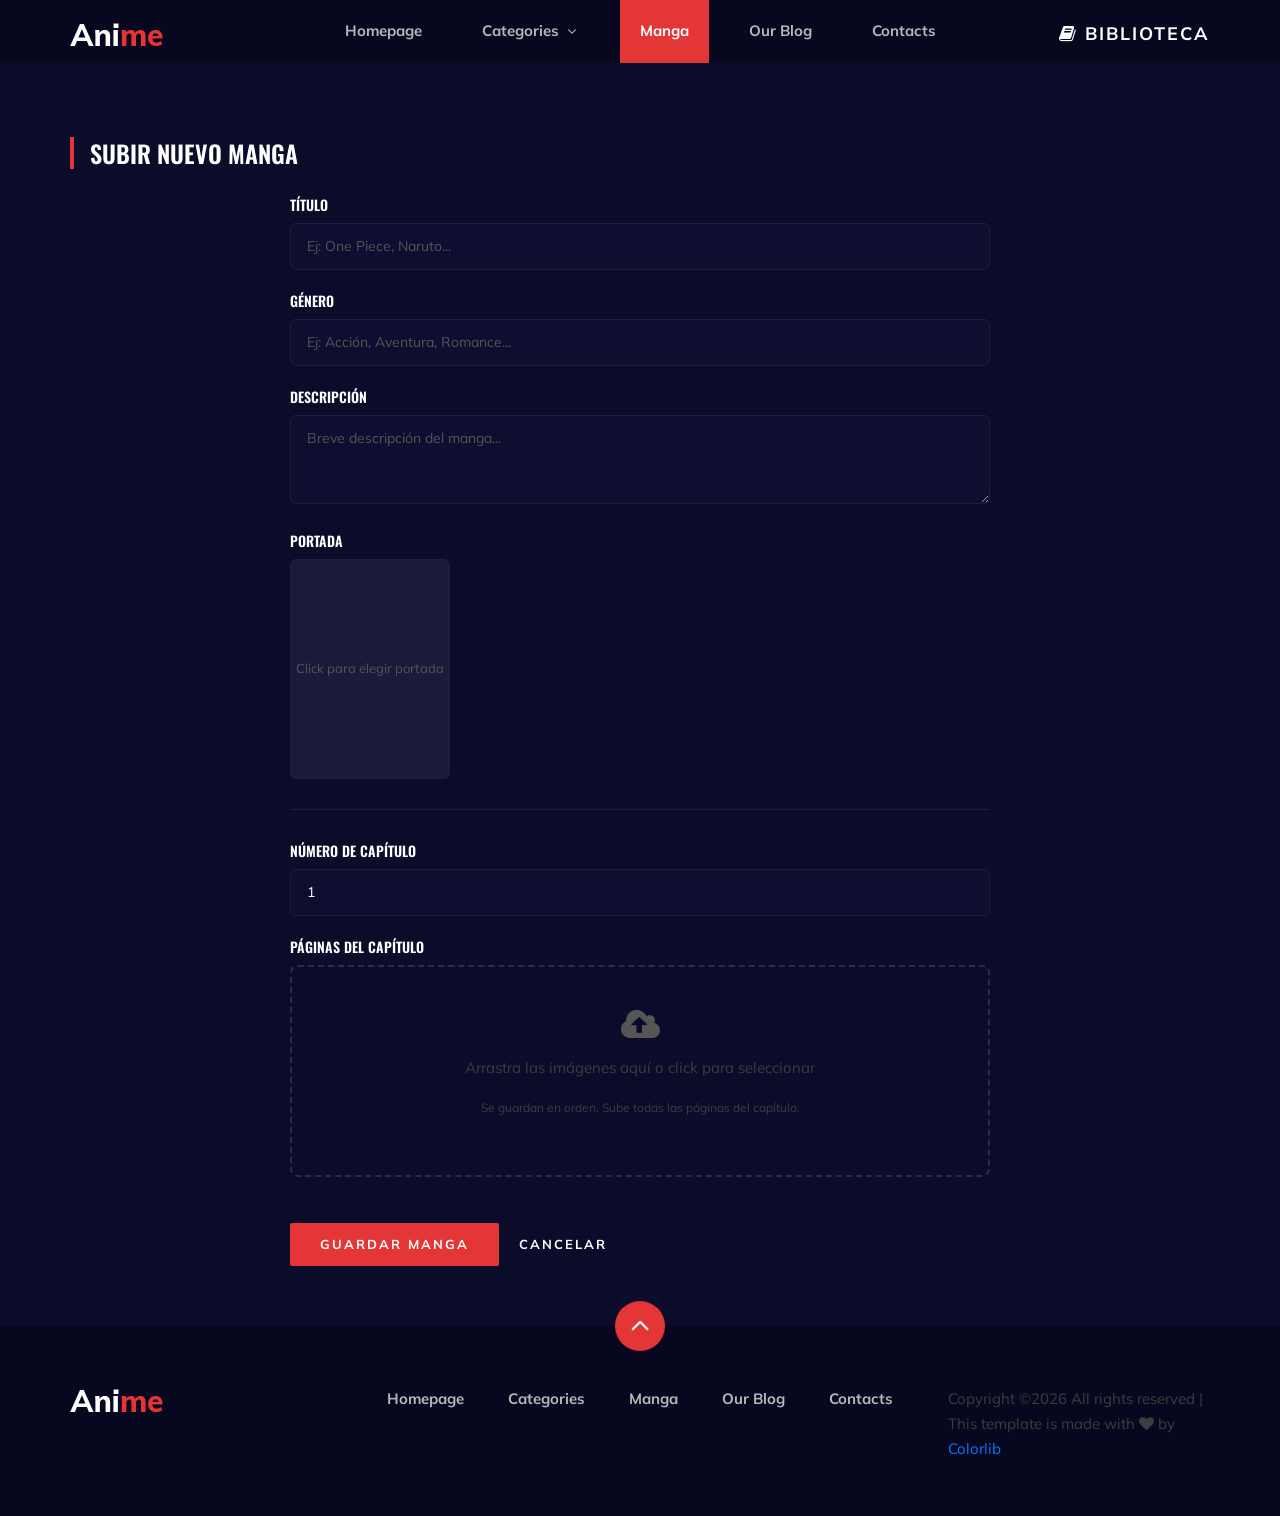
<file: manga-upload.html>
<!DOCTYPE html>
<html lang="zxx">

<head>
    <meta charset="UTF-8">
    <meta name="viewport" content="width=device-width, initial-scale=1.0">
    <meta http-equiv="X-UA-Compatible" content="ie=edge">
    <title>Subir Manga | Anime</title>

    <link href="https://fonts.googleapis.com/css2?family=Oswald:wght@300;400;500;600;700&display=swap" rel="stylesheet">
    <link href="https://fonts.googleapis.com/css2?family=Mulish:wght@300;400;500;600;700;800;900&display=swap" rel="stylesheet">

    <link rel="stylesheet" href="css/bootstrap.min.css" type="text/css">
    <link rel="stylesheet" href="css/font-awesome.min.css" type="text/css">
    <link rel="stylesheet" href="css/elegant-icons.css" type="text/css">
    <link rel="stylesheet" href="css/slicknav.min.css" type="text/css">
    <link rel="stylesheet" href="css/style.css" type="text/css">
    <link rel="stylesheet" href="css/manga.css" type="text/css">
</head>

<body>
    <div id="preloder"><div class="loader"></div></div>

    <!-- Header Section Begin -->
    <header class="header">
        <div class="container">
            <div class="row">
                <div class="col-lg-2">
                    <div class="header__logo">
                        <a href="./index.html"><img src="img/logo.png" alt=""></a>
                    </div>
                </div>
                <div class="col-lg-8">
                    <div class="header__nav">
                        <nav class="header__menu mobile-menu">
                            <ul>
                                <li><a href="./index.html">Homepage</a></li>
                                <li><a href="./categories.html">Categories <span class="arrow_carrot-down"></span></a>
                                    <ul class="dropdown">
                                        <li><a href="./categories.html">Categories</a></li>
                                        <li><a href="./anime-details.html">Anime Details</a></li>
                                        <li><a href="./anime-watching.html">Anime Watching</a></li>
                                        <li><a href="./blog-details.html">Blog Details</a></li>
                                        <li><a href="./signup.html">Sign Up</a></li>
                                        <li><a href="./login.html">Login</a></li>
                                    </ul>
                                </li>
                                <li class="active"><a href="./manga.html">Manga</a></li>
                                <li><a href="./blog.html">Our Blog</a></li>
                                <li><a href="#">Contacts</a></li>
                            </ul>
                        </nav>
                    </div>
                </div>
                <div class="col-lg-2">
                    <div class="header__right">
                        <a href="./manga.html" class="primary-btn"><i class="fa fa-book"></i> Biblioteca</a>
                    </div>
                </div>
            </div>
            <div id="mobile-menu-wrap"></div>
        </div>
    </header>
    <!-- Header End -->

    <!-- Upload Form Begin -->
    <section class="product spad">
        <div class="container">
            <div class="row">
                <div class="col-lg-12">
                    <div class="section-title">
                        <h4>Subir Nuevo Manga</h4>
                    </div>
                </div>
            </div>
            <div class="manga-form">
                <!-- Step 1: Manga info -->
                <div class="form-group">
                    <label>Título</label>
                    <input type="text" id="m-title" placeholder="Ej: One Piece, Naruto...">
                </div>
                <div class="form-group">
                    <label>Género</label>
                    <input type="text" id="m-genre" placeholder="Ej: Acción, Aventura, Romance...">
                </div>
                <div class="form-group">
                    <label>Descripción</label>
                    <textarea id="m-desc" rows="3" placeholder="Breve descripción del manga..."></textarea>
                </div>
                <div class="form-group">
                    <label>Portada</label>
                    <input type="file" id="m-cover" accept="image/*" style="display:none;">
                    <div class="cover-preview" id="cover-preview">Click para elegir portada</div>
                </div>

                <hr style="border-color:#1e1f40; margin:30px 0;">

                <!-- Step 2: Chapter pages -->
                <div class="form-group">
                    <label>Número de Capítulo</label>
                    <input type="text" id="ch-num" placeholder="Ej: 1" value="1">
                </div>
                <div class="form-group">
                    <label>Páginas del Capítulo</label>
                    <div class="upload-zone" id="upload-zone">
                        <i class="fa fa-cloud-upload"></i>
                        <p>Arrastra las imágenes aquí o click para seleccionar</p>
                        <p style="font-size:12px;margin-top:8px;">Se guardan en orden. Sube todas las páginas del capítulo.</p>
                    </div>
                    <input type="file" id="page-files" accept="image/*" multiple style="display:none;">
                    <div class="page-thumbs" id="page-thumbs"></div>
                </div>

                <div style="margin-top:30px;">
                    <button class="site-btn" id="save-btn">Guardar Manga</button>
                    <a href="./manga.html" class="primary-btn" style="margin-left:16px;">Cancelar</a>
                </div>
            </div>
        </div>
    </section>
    <!-- Upload Form End -->

    <!-- Footer Section Begin -->
    <footer class="footer">
        <div class="page-up">
            <a href="#" id="scrollToTopButton"><span class="arrow_carrot-up"></span></a>
        </div>
        <div class="container">
            <div class="row">
                <div class="col-lg-3">
                    <div class="footer__logo">
                        <a href="./index.html"><img src="img/logo.png" alt=""></a>
                    </div>
                </div>
                <div class="col-lg-6">
                    <div class="footer__nav">
                        <ul>
                            <li><a href="./index.html">Homepage</a></li>
                            <li><a href="./categories.html">Categories</a></li>
                            <li class="active"><a href="./manga.html">Manga</a></li>
                            <li><a href="./blog.html">Our Blog</a></li>
                            <li><a href="#">Contacts</a></li>
                        </ul>
                    </div>
                </div>
                <div class="col-lg-3">
                    <p>Copyright &copy;<script>document.write(new Date().getFullYear());</script> All rights reserved | This template is made with <i class="fa fa-heart" aria-hidden="true"></i> by <a href="https://colorlib.com" target="_blank">Colorlib</a></p>
                </div>
            </div>
        </div>
    </footer>
    <!-- Footer Section End -->

    <!-- Js Plugins -->
    <script src="js/jquery-3.3.1.min.js"></script>
    <script src="js/bootstrap.min.js"></script>
    <script src="js/jquery.slicknav.js"></script>
    <script src="js/main.js"></script>
    <script src="js/manga-db.js"></script>
    <script>
    'use strict';
    (function () {
        let coverBlob = null;
        let pageFiles = [];

        // Cover selection
        const coverInput = document.getElementById('m-cover');
        const coverPreview = document.getElementById('cover-preview');
        coverPreview.addEventListener('click', () => coverInput.click());
        coverInput.addEventListener('change', function () {
            const file = this.files[0];
            if (!file) return;
            coverBlob = file;
            const url = URL.createObjectURL(file);
            coverPreview.style.backgroundImage = 'url(' + url + ')';
            coverPreview.textContent = '';
        });

        // Page upload zone
        const zone = document.getElementById('upload-zone');
        const fileInput = document.getElementById('page-files');
        const thumbs = document.getElementById('page-thumbs');

        zone.addEventListener('click', () => fileInput.click());
        zone.addEventListener('dragover', e => { e.preventDefault(); zone.classList.add('dragover'); });
        zone.addEventListener('dragleave', () => zone.classList.remove('dragover'));
        zone.addEventListener('drop', e => {
            e.preventDefault();
            zone.classList.remove('dragover');
            handleFiles(e.dataTransfer.files);
        });
        fileInput.addEventListener('change', function () { handleFiles(this.files); });

        function handleFiles(files) {
            for (const f of files) {
                if (!f.type.startsWith('image/')) continue;
                pageFiles.push(f);
            }
            renderThumbs();
        }

        function renderThumbs() {
            thumbs.innerHTML = '';
            pageFiles.forEach((f, i) => {
                const url = URL.createObjectURL(f);
                const thumb = document.createElement('div');
                thumb.className = 'page-thumb';
                thumb.style.backgroundImage = 'url(' + url + ')';
                thumb.innerHTML = `<span class="num">${i + 1}</span><button class="rm" data-idx="${i}"><i class="fa fa-times"></i></button>`;
                thumbs.appendChild(thumb);
            });
        }

        thumbs.addEventListener('click', function (e) {
            const btn = e.target.closest('.rm');
            if (!btn) return;
            const idx = parseInt(btn.dataset.idx);
            pageFiles.splice(idx, 1);
            renderThumbs();
        });

        // Save
        document.getElementById('save-btn').addEventListener('click', async function () {
            const title = document.getElementById('m-title').value.trim();
            const genre = document.getElementById('m-genre').value.trim();
            const desc = document.getElementById('m-desc').value.trim();
            const chNum = document.getElementById('ch-num').value.trim() || '1';

            if (!title) { alert('Ingresa un título'); return; }
            if (!pageFiles.length) { alert('Sube al menos una página'); return; }

            this.textContent = 'Guardando...';
            this.disabled = true;

            const mangaId = MangaDB.genId();
            const coverUrl = coverBlob ? URL.createObjectURL(coverBlob) : '';

            await MangaDB.addManga({
                id: mangaId,
                title, genre, description: desc,
                coverUrl,
                coverBlob: coverBlob || null,
                createdAt: Date.now()
            });

            const chapterId = MangaDB.genId();
            await MangaDB.addChapter({
                id: chapterId,
                mangaId,
                number: chNum,
                title: 'Capítulo ' + chNum,
                order: 1,
                createdAt: Date.now()
            });

            for (let i = 0; i < pageFiles.length; i++) {
                await MangaDB.addPage({
                    id: MangaDB.genId(),
                    chapterId,
                    order: i,
                    blob: pageFiles[i]
                });
            }

            window.location.href = './manga-reader.html?id=' + mangaId;
        });
    })();
    </script>
</body>
</html>
</file>
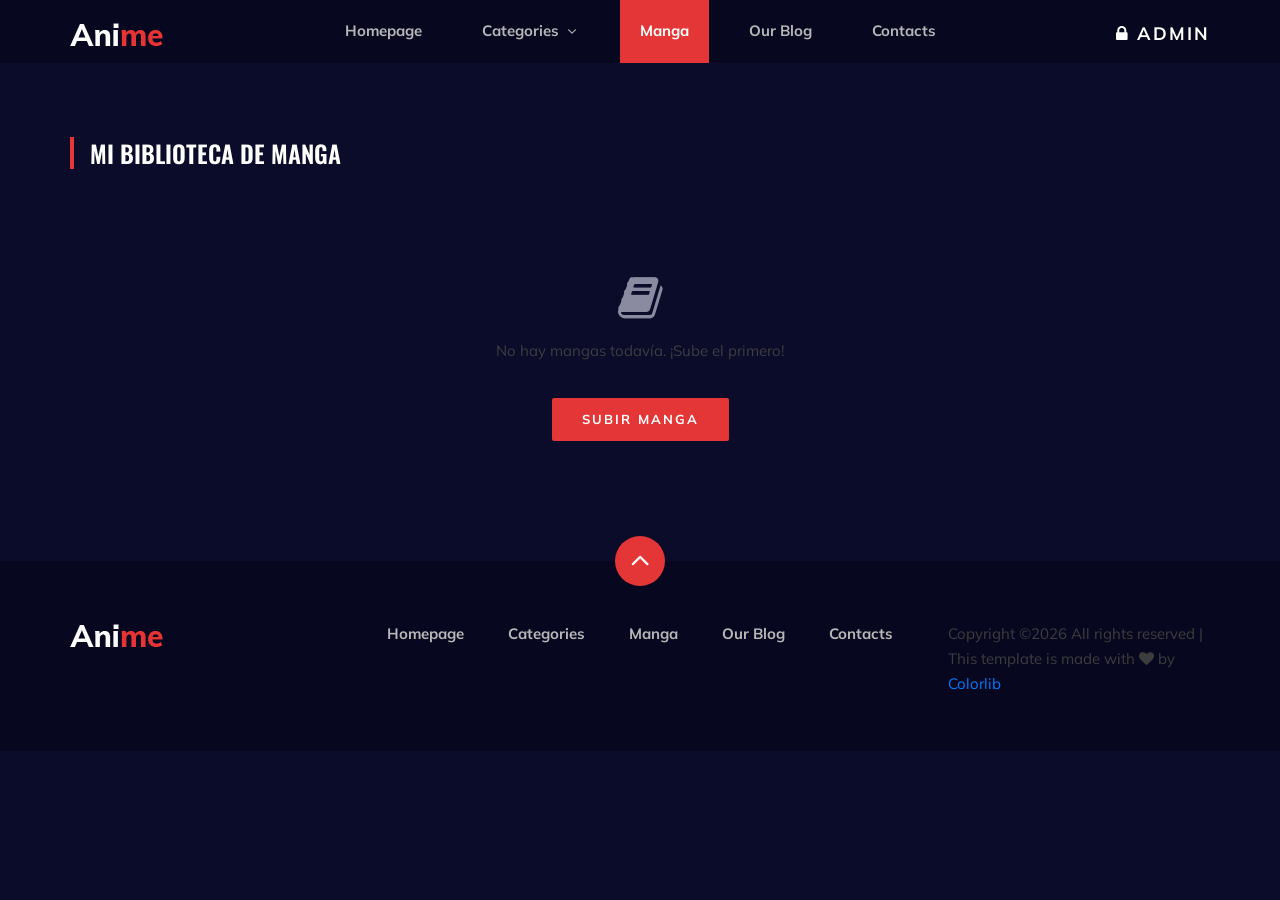
<file: manga.html>
<!DOCTYPE html>
<html lang="zxx">

<head>
    <meta charset="UTF-8">
    <meta name="viewport" content="width=device-width, initial-scale=1.0">
    <meta http-equiv="X-UA-Compatible" content="ie=edge">
    <title>Manga Library | Anime</title>

    <link href="https://fonts.googleapis.com/css2?family=Oswald:wght@300;400;500;600;700&display=swap" rel="stylesheet">
    <link href="https://fonts.googleapis.com/css2?family=Mulish:wght@300;400;500;600;700;800;900&display=swap" rel="stylesheet">

    <link rel="stylesheet" href="css/bootstrap.min.css" type="text/css">
    <link rel="stylesheet" href="css/font-awesome.min.css" type="text/css">
    <link rel="stylesheet" href="css/elegant-icons.css" type="text/css">
    <link rel="stylesheet" href="css/slicknav.min.css" type="text/css">
    <link rel="stylesheet" href="css/style.css" type="text/css">
    <link rel="stylesheet" href="css/manga.css" type="text/css">
</head>

<body>
    <div id="preloder"><div class="loader"></div></div>

    <!-- Header Section Begin -->
    <header class="header">
        <div class="container">
            <div class="row">
                <div class="col-lg-2">
                    <div class="header__logo">
                        <a href="./index.html"><img src="img/logo.png" alt=""></a>
                    </div>
                </div>
                <div class="col-lg-8">
                    <div class="header__nav">
                        <nav class="header__menu mobile-menu">
                            <ul>
                                <li><a href="./index.html">Homepage</a></li>
                                <li><a href="./categories.html">Categories <span class="arrow_carrot-down"></span></a>
                                    <ul class="dropdown">
                                        <li><a href="./categories.html">Categories</a></li>
                                        <li><a href="./anime-details.html">Anime Details</a></li>
                                        <li><a href="./anime-watching.html">Anime Watching</a></li>
                                        <li><a href="./blog-details.html">Blog Details</a></li>
                                        <li><a href="./signup.html">Sign Up</a></li>
                                        <li><a href="./login.html">Login</a></li>
                                    </ul>
                                </li>
                                <li class="active"><a href="./manga.html">Manga</a></li>
                                <li><a href="./blog.html">Our Blog</a></li>
                                <li><a href="#">Contacts</a></li>
                            </ul>
                        </nav>
                    </div>
                </div>
                <div class="col-lg-2">
                    <div class="header__right" id="header-admin" style="display:none;">
                        <a href="./manga-upload.html" class="primary-btn"><i class="fa fa-upload"></i> Subir</a>
                        <a href="#" id="logout-btn" class="primary-btn" style="margin-left:10px;"><i class="fa fa-sign-out"></i></a>
                    </div>
                    <div class="header__right" id="header-login">
                        <a href="#" id="login-btn" class="primary-btn"><i class="fa fa-lock"></i> Admin</a>
                    </div>
                </div>
            </div>
            <div id="mobile-menu-wrap"></div>
        </div>
    </header>
    <!-- Header End -->

    <!-- Manga Library Begin -->
    <section class="product spad">
        <div class="container">
            <div class="row">
                <div class="col-lg-12">
                    <div class="section-title">
                        <h4>Mi Biblioteca de Manga</h4>
                    </div>
                </div>
            </div>
            <div id="manga-grid" class="manga-grid"></div>
            <div id="manga-empty" class="manga-empty" style="display:none;">
                <i class="fa fa-book"></i>
                <p>No hay mangas todavía. ¡Sube el primero!</p>
                <a href="./manga-upload.html" class="site-btn" style="margin-top:20px;display:inline-block;">Subir Manga</a>
            </div>
        </div>
    </section>
    <!-- Manga Library End -->

    <!-- Footer Section Begin -->
    <footer class="footer">
        <div class="page-up">
            <a href="#" id="scrollToTopButton"><span class="arrow_carrot-up"></span></a>
        </div>
        <div class="container">
            <div class="row">
                <div class="col-lg-3">
                    <div class="footer__logo">
                        <a href="./index.html"><img src="img/logo.png" alt=""></a>
                    </div>
                </div>
                <div class="col-lg-6">
                    <div class="footer__nav">
                        <ul>
                            <li><a href="./index.html">Homepage</a></li>
                            <li><a href="./categories.html">Categories</a></li>
                            <li class="active"><a href="./manga.html">Manga</a></li>
                            <li><a href="./blog.html">Our Blog</a></li>
                            <li><a href="#">Contacts</a></li>
                        </ul>
                    </div>
                </div>
                <div class="col-lg-3">
                    <p>Copyright &copy;<script>document.write(new Date().getFullYear());</script> All rights reserved | This template is made with <i class="fa fa-heart" aria-hidden="true"></i> by <a href="https://colorlib.com" target="_blank">Colorlib</a></p>
                </div>
            </div>
        </div>
    </footer>
    <!-- Footer Section End -->

    <!-- Js Plugins -->
    <script src="js/jquery-3.3.1.min.js"></script>
    <script src="js/bootstrap.min.js"></script>
    <script src="js/jquery.slicknav.js"></script>
    <script src="js/main.js"></script>
    <script src="js/manga-db.js"></script>
    <script src="js/manga-auth.js"></script>
    <script>
    'use strict';
    (async function () {
        const isAdmin = MangaAuth.isLoggedIn();
        document.getElementById('header-admin').style.display = isAdmin ? 'block' : 'none';
        document.getElementById('header-login').style.display = isAdmin ? 'none' : 'block';

        document.getElementById('login-btn').addEventListener('click', function (e) {
            e.preventDefault();
            MangaAuth.showLoginOverlay(function () { window.location.reload(); });
        });
        document.getElementById('logout-btn').addEventListener('click', function (e) {
            e.preventDefault();
            MangaAuth.logout();
            window.location.reload();
        });

        const mangas = await MangaDB.getAllMangas();
        const grid = document.getElementById('manga-grid');
        const empty = document.getElementById('manga-empty');

        if (!mangas.length) {
            empty.style.display = 'block';
            return;
        }

        for (const m of mangas) {
            const chapters = await MangaDB.getChaptersByManga(m.id);
            const card = document.createElement('div');
            card.className = 'manga-card';
            card.innerHTML = `
                <div class="manga-card__cover" style="background-image:url('${m.coverUrl || ''}')">
                    <span class="badge">${chapters.length} cap.</span>
                    ${isAdmin ? '<a href="./manga-edit.html?id=' + m.id + '" class="mode-btn" style="position:absolute;top:8px;left:50px;padding:4px 10px;font-size:11px;text-decoration:none;">Editar</a>' : ''}
                    <button class="del-btn" data-id="${m.id}"><i class="fa fa-trash"></i></button>
                </div>
                <div class="manga-card__body">
                    <h5>${m.title}</h5>
                    <span class="meta">${m.genre || 'Manga'}</span>
                </div>
            `;
            card.addEventListener('click', function (e) {
                if (e.target.closest('.del-btn')) return;
                window.location.href = './manga-reader.html?id=' + m.id;
            });
            card.querySelector('.del-btn').addEventListener('click', async function (e) {
                e.stopPropagation();
                if (!confirm('¿Eliminar este manga y todos sus capítulos?')) return;
                await MangaDB.deleteManga(m.id);
                card.remove();
                if (!grid.children.length) empty.style.display = 'block';
            });
            grid.appendChild(card);
        }
    })();
    </script>
</body>
</html>
</file>
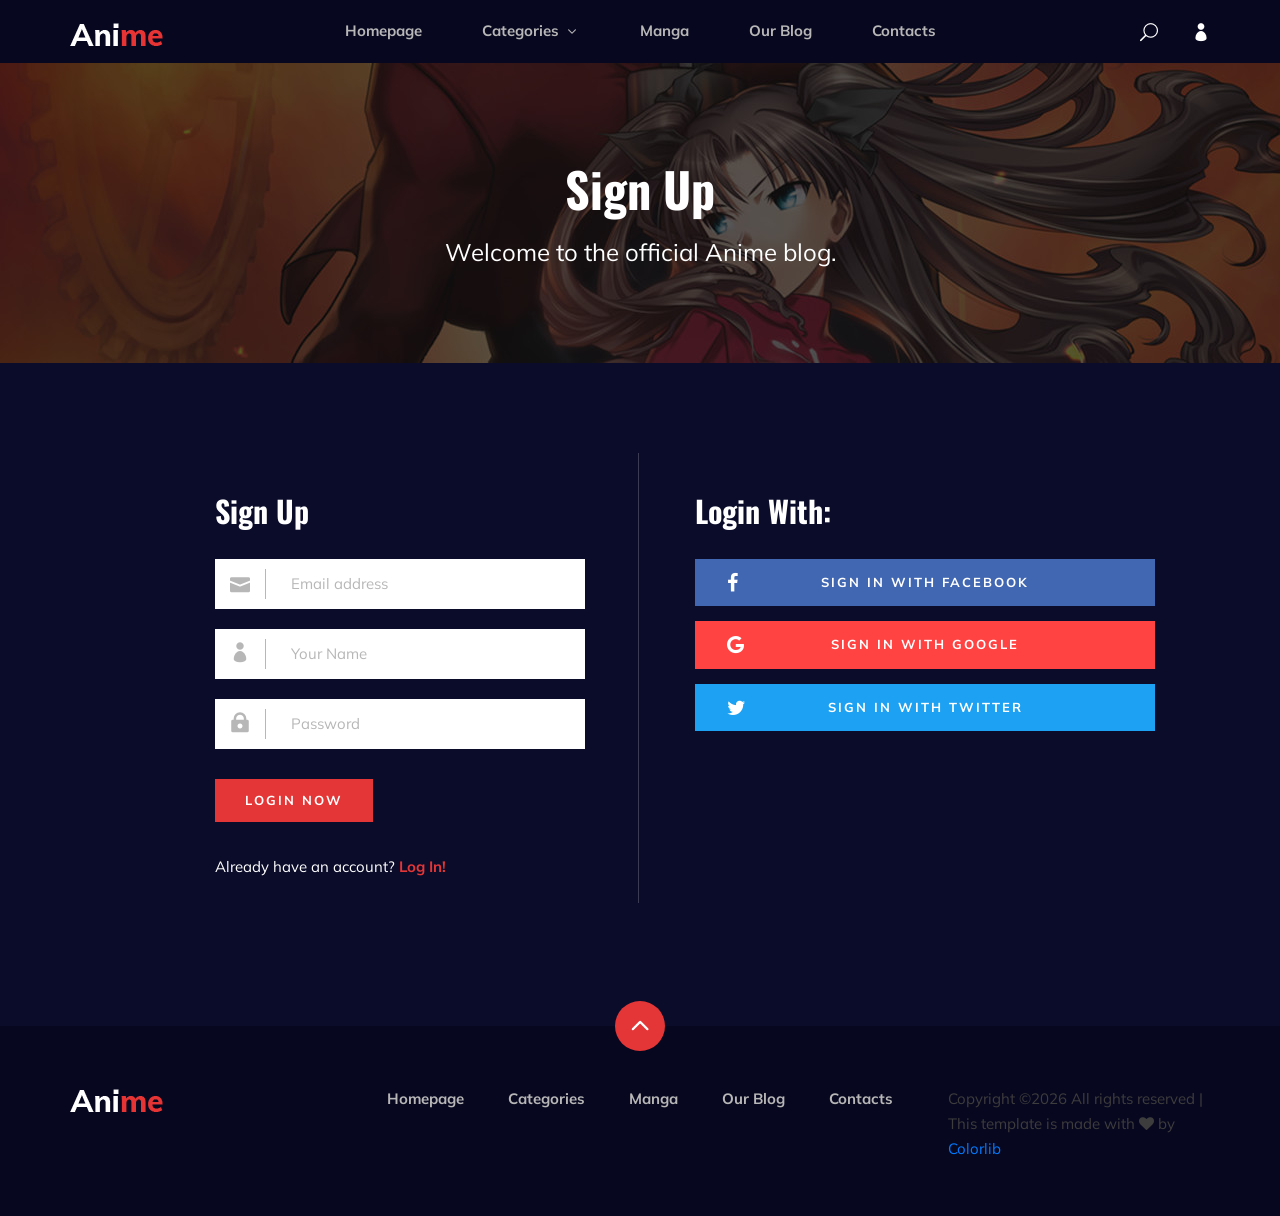
<file: signup.html>
<!DOCTYPE html>
<html lang="zxx">

<head>
    <meta charset="UTF-8">
    <meta name="description" content="Anime Template">
    <meta name="keywords" content="Anime, unica, creative, html">
    <meta name="viewport" content="width=device-width, initial-scale=1.0">
    <meta http-equiv="X-UA-Compatible" content="ie=edge">
    <title>Anime | Template</title>

    <!-- Google Font -->
    <link href="https://fonts.googleapis.com/css2?family=Oswald:wght@300;400;500;600;700&display=swap" rel="stylesheet">
    <link href="https://fonts.googleapis.com/css2?family=Mulish:wght@300;400;500;600;700;800;900&display=swap"
    rel="stylesheet">

    <!-- Css Styles -->
    <link rel="stylesheet" href="css/bootstrap.min.css" type="text/css">
    <link rel="stylesheet" href="css/font-awesome.min.css" type="text/css">
    <link rel="stylesheet" href="css/elegant-icons.css" type="text/css">
    <link rel="stylesheet" href="css/plyr.css" type="text/css">
    <link rel="stylesheet" href="css/nice-select.css" type="text/css">
    <link rel="stylesheet" href="css/owl.carousel.min.css" type="text/css">
    <link rel="stylesheet" href="css/slicknav.min.css" type="text/css">
    <link rel="stylesheet" href="css/style.css" type="text/css">
</head>

<body>
    <!-- Page Preloder -->
    <div id="preloder">
        <div class="loader"></div>
    </div>

    <!-- Header Section Begin -->
    <header class="header">
        <div class="container">
            <div class="row">
                <div class="col-lg-2">
                    <div class="header__logo">
                        <a href="./index.html">
                            <img src="img/logo.png" alt="">
                        </a>
                    </div>
                </div>
                <div class="col-lg-8">
                    <div class="header__nav">
                        <nav class="header__menu mobile-menu">
                            <ul>
                                <li><a href="./index.html">Homepage</a></li>
                                <li><a href="./categories.html">Categories <span class="arrow_carrot-down"></span></a>
                                    <ul class="dropdown">
                                        <li><a href="./categories.html">Categories</a></li>
                                        <li><a href="./anime-details.html">Anime Details</a></li>
                                        <li><a href="./anime-watching.html">Anime Watching</a></li>
                                        <li><a href="./blog-details.html">Blog Details</a></li>
                                        <li><a href="./signup.html">Sign Up</a></li>
                                        <li><a href="./login.html">Login</a></li>
                                    </ul>
                                </li>
                                <li><a href="./manga.html">Manga</a></li>
                                <li><a href="./blog.html">Our Blog</a></li>
                                <li><a href="#">Contacts</a></li>
                            </ul>
                        </nav>
                    </div>
                </div>
                <div class="col-lg-2">
                    <div class="header__right">
                        <a href="#" class="search-switch"><span class="icon_search"></span></a>
                        <a href="./login.html"><span class="icon_profile"></span></a>
                    </div>
                </div>
            </div>
            <div id="mobile-menu-wrap"></div>
        </div>
    </header>
    <!-- Header End -->

    <!-- Normal Breadcrumb Begin -->
    <section class="normal-breadcrumb set-bg" data-setbg="img/normal-breadcrumb.jpg">
        <div class="container">
            <div class="row">
                <div class="col-lg-12 text-center">
                    <div class="normal__breadcrumb__text">
                        <h2>Sign Up</h2>
                        <p>Welcome to the official Anime blog.</p>
                    </div>
                </div>
            </div>
        </div>
    </section>
    <!-- Normal Breadcrumb End -->

    <!-- Signup Section Begin -->
    <section class="signup spad">
        <div class="container">
            <div class="row">
                <div class="col-lg-6">
                    <div class="login__form">
                        <h3>Sign Up</h3>
                        <form action="#">
                            <div class="input__item">
                                <input type="text" placeholder="Email address">
                                <span class="icon_mail"></span>
                            </div>
                            <div class="input__item">
                                <input type="text" placeholder="Your Name">
                                <span class="icon_profile"></span>
                            </div>
                            <div class="input__item">
                                <input type="text" placeholder="Password">
                                <span class="icon_lock"></span>
                            </div>
                            <button type="submit" class="site-btn">Login Now</button>
                        </form>
                        <h5>Already have an account? <a href="#">Log In!</a></h5>
                    </div>
                </div>
                <div class="col-lg-6">
                    <div class="login__social__links">
                        <h3>Login With:</h3>
                        <ul>
                            <li><a href="#" class="facebook"><i class="fa fa-facebook"></i> Sign in With Facebook</a>
                            </li>
                            <li><a href="#" class="google"><i class="fa fa-google"></i> Sign in With Google</a></li>
                            <li><a href="#" class="twitter"><i class="fa fa-twitter"></i> Sign in With Twitter</a></li>
                        </ul>
                    </div>
                </div>
            </div>
        </div>
    </section>
    <!-- Signup Section End -->

    <!-- Footer Section Begin -->
    <footer class="footer">
        <div class="page-up">
            <a href="#" id="scrollToTopButton"><span class="arrow_carrot-up"></span></a>
        </div>
        <div class="container">
            <div class="row">
                <div class="col-lg-3">
                    <div class="footer__logo">
                        <a href="./index.html"><img src="img/logo.png" alt=""></a>
                    </div>
                </div>
                <div class="col-lg-6">
                    <div class="footer__nav">
                        <ul>
                            <li class="active"><a href="./index.html">Homepage</a></li>
                            <li><a href="./categories.html">Categories</a></li>
                            <li><a href="./manga.html">Manga</a></li>
                                <li><a href="./blog.html">Our Blog</a></li>
                            <li><a href="#">Contacts</a></li>
                        </ul>
                    </div>
                </div>
                <div class="col-lg-3">
                    <p><!-- Link back to Colorlib can't be removed. Template is licensed under CC BY 3.0. -->
                      Copyright &copy;<script>document.write(new Date().getFullYear());</script> All rights reserved | This template is made with <i class="fa fa-heart" aria-hidden="true"></i> by <a href="https://colorlib.com" target="_blank">Colorlib</a>
                      <!-- Link back to Colorlib can't be removed. Template is licensed under CC BY 3.0. --></p>

                  </div>
              </div>
          </div>
      </footer>
      <!-- Footer Section End -->

      <!-- Search model Begin -->
      <div class="search-model">
        <div class="h-100 d-flex align-items-center justify-content-center">
            <div class="search-close-switch"><i class="icon_close"></i></div>
            <form class="search-model-form">
                <input type="text" id="search-input" placeholder="Search here.....">
            </form>
        </div>
    </div>
    <!-- Search model end -->

    <!-- Js Plugins -->
    <script src="js/jquery-3.3.1.min.js"></script>
    <script src="js/bootstrap.min.js"></script>
    <script src="js/player.js"></script>
    <script src="js/jquery.nice-select.min.js"></script>
    <script src="js/mixitup.min.js"></script>
    <script src="js/jquery.slicknav.js"></script>
    <script src="js/owl.carousel.min.js"></script>
    <script src="js/main.js"></script>

</body>

</html>
</file>
<file: css/elegant-icons.css>
@font-face {
	font-family: 'ElegantIcons';
	src:url('../fonts/ElegantIcons.eot');
	src:url('../fonts/ElegantIcons.eot?#iefix') format('embedded-opentype'),
		url('../fonts/ElegantIcons.woff') format('woff'),
		url('../fonts/ElegantIcons.ttf') format('truetype'),
		url('../fonts/ElegantIcons.svg#ElegantIcons') format('svg');
	font-weight: normal;
	font-style: normal;
}

/* Use the following CSS code if you want to use data attributes for inserting your icons */
[data-icon]:before {
	font-family: 'ElegantIcons';
	content: attr(data-icon);
	speak: none;
	font-weight: normal;
	font-variant: normal;
	text-transform: none;
	line-height: 1;
	-webkit-font-smoothing: antialiased;
	-moz-osx-font-smoothing: grayscale;
}

/* Use the following CSS code if you want to have a class per icon */
/*
Instead of a list of all class selectors,
you can use the generic selector below, but it's slower:
[class*="your-class-prefix"] {
*/
.arrow_up, .arrow_down, .arrow_left, .arrow_right, .arrow_left-up, .arrow_right-up, .arrow_right-down, .arrow_left-down, .arrow-up-down, .arrow_up-down_alt, .arrow_left-right_alt, .arrow_left-right, .arrow_expand_alt2, .arrow_expand_alt, .arrow_condense, .arrow_expand, .arrow_move, .arrow_carrot-up, .arrow_carrot-down, .arrow_carrot-left, .arrow_carrot-right, .arrow_carrot-2up, .arrow_carrot-2down, .arrow_carrot-2left, .arrow_carrot-2right, .arrow_carrot-up_alt2, .arrow_carrot-down_alt2, .arrow_carrot-left_alt2, .arrow_carrot-right_alt2, .arrow_carrot-2up_alt2, .arrow_carrot-2down_alt2, .arrow_carrot-2left_alt2, .arrow_carrot-2right_alt2, .arrow_triangle-up, .arrow_triangle-down, .arrow_triangle-left, .arrow_triangle-right, .arrow_triangle-up_alt2, .arrow_triangle-down_alt2, .arrow_triangle-left_alt2, .arrow_triangle-right_alt2, .arrow_back, .icon_minus-06, .icon_plus, .icon_close, .icon_check, .icon_minus_alt2, .icon_plus_alt2, .icon_close_alt2, .icon_check_alt2, .icon_zoom-out_alt, .icon_zoom-in_alt, .icon_search, .icon_box-empty, .icon_box-selected, .icon_minus-box, .icon_plus-box, .icon_box-checked, .icon_circle-empty, .icon_circle-slelected, .icon_stop_alt2, .icon_stop, .icon_pause_alt2, .icon_pause, .icon_menu, .icon_menu-square_alt2, .icon_menu-circle_alt2, .icon_ul, .icon_ol, .icon_adjust-horiz, .icon_adjust-vert, .icon_document_alt, .icon_documents_alt, .icon_pencil, .icon_pencil-edit_alt, .icon_pencil-edit, .icon_folder-alt, .icon_folder-open_alt, .icon_folder-add_alt, .icon_info_alt, .icon_error-oct_alt, .icon_error-circle_alt, .icon_error-triangle_alt, .icon_question_alt2, .icon_question, .icon_comment_alt, .icon_chat_alt, .icon_vol-mute_alt, .icon_volume-low_alt, .icon_volume-high_alt, .icon_quotations, .icon_quotations_alt2, .icon_clock_alt, .icon_lock_alt, .icon_lock-open_alt, .icon_key_alt, .icon_cloud_alt, .icon_cloud-upload_alt, .icon_cloud-download_alt, .icon_image, .icon_images, .icon_lightbulb_alt, .icon_gift_alt, .icon_house_alt, .icon_genius, .icon_mobile, .icon_tablet, .icon_laptop, .icon_desktop, .icon_camera_alt, .icon_mail_alt, .icon_cone_alt, .icon_ribbon_alt, .icon_bag_alt, .icon_creditcard, .icon_cart_alt, .icon_paperclip, .icon_tag_alt, .icon_tags_alt, .icon_trash_alt, .icon_cursor_alt, .icon_mic_alt, .icon_compass_alt, .icon_pin_alt, .icon_pushpin_alt, .icon_map_alt, .icon_drawer_alt, .icon_toolbox_alt, .icon_book_alt, .icon_calendar, .icon_film, .icon_table, .icon_contacts_alt, .icon_headphones, .icon_lifesaver, .icon_piechart, .icon_refresh, .icon_link_alt, .icon_link, .icon_loading, .icon_blocked, .icon_archive_alt, .icon_heart_alt, .icon_star_alt, .icon_star-half_alt, .icon_star, .icon_star-half, .icon_tools, .icon_tool, .icon_cog, .icon_cogs, .arrow_up_alt, .arrow_down_alt, .arrow_left_alt, .arrow_right_alt, .arrow_left-up_alt, .arrow_right-up_alt, .arrow_right-down_alt, .arrow_left-down_alt, .arrow_condense_alt, .arrow_expand_alt3, .arrow_carrot_up_alt, .arrow_carrot-down_alt, .arrow_carrot-left_alt, .arrow_carrot-right_alt, .arrow_carrot-2up_alt, .arrow_carrot-2dwnn_alt, .arrow_carrot-2left_alt, .arrow_carrot-2right_alt, .arrow_triangle-up_alt, .arrow_triangle-down_alt, .arrow_triangle-left_alt, .arrow_triangle-right_alt, .icon_minus_alt, .icon_plus_alt, .icon_close_alt, .icon_check_alt, .icon_zoom-out, .icon_zoom-in, .icon_stop_alt, .icon_menu-square_alt, .icon_menu-circle_alt, .icon_document, .icon_documents, .icon_pencil_alt, .icon_folder, .icon_folder-open, .icon_folder-add, .icon_folder_upload, .icon_folder_download, .icon_info, .icon_error-circle, .icon_error-oct, .icon_error-triangle, .icon_question_alt, .icon_comment, .icon_chat, .icon_vol-mute, .icon_volume-low, .icon_volume-high, .icon_quotations_alt, .icon_clock, .icon_lock, .icon_lock-open, .icon_key, .icon_cloud, .icon_cloud-upload, .icon_cloud-download, .icon_lightbulb, .icon_gift, .icon_house, .icon_camera, .icon_mail, .icon_cone, .icon_ribbon, .icon_bag, .icon_cart, .icon_tag, .icon_tags, .icon_trash, .icon_cursor, .icon_mic, .icon_compass, .icon_pin, .icon_pushpin, .icon_map, .icon_drawer, .icon_toolbox, .icon_book, .icon_contacts, .icon_archive, .icon_heart, .icon_profile, .icon_group, .icon_grid-2x2, .icon_grid-3x3, .icon_music, .icon_pause_alt, .icon_phone, .icon_upload, .icon_download, .social_facebook, .social_twitter, .social_pinterest, .social_googleplus, .social_tumblr, .social_tumbleupon, .social_wordpress, .social_instagram, .social_dribbble, .social_vimeo, .social_linkedin, .social_rss, .social_deviantart, .social_share, .social_myspace, .social_skype, .social_youtube, .social_picassa, .social_googledrive, .social_flickr, .social_blogger, .social_spotify, .social_delicious, .social_facebook_circle, .social_twitter_circle, .social_pinterest_circle, .social_googleplus_circle, .social_tumblr_circle, .social_stumbleupon_circle, .social_wordpress_circle, .social_instagram_circle, .social_dribbble_circle, .social_vimeo_circle, .social_linkedin_circle, .social_rss_circle, .social_deviantart_circle, .social_share_circle, .social_myspace_circle, .social_skype_circle, .social_youtube_circle, .social_picassa_circle, .social_googledrive_alt2, .social_flickr_circle, .social_blogger_circle, .social_spotify_circle, .social_delicious_circle, .social_facebook_square, .social_twitter_square, .social_pinterest_square, .social_googleplus_square, .social_tumblr_square, .social_stumbleupon_square, .social_wordpress_square, .social_instagram_square, .social_dribbble_square, .social_vimeo_square, .social_linkedin_square, .social_rss_square, .social_deviantart_square, .social_share_square, .social_myspace_square, .social_skype_square, .social_youtube_square, .social_picassa_square, .social_googledrive_square, .social_flickr_square, .social_blogger_square, .social_spotify_square, .social_delicious_square, .icon_printer, .icon_calulator, .icon_building, .icon_floppy, .icon_drive, .icon_search-2, .icon_id, .icon_id-2, .icon_puzzle, .icon_like, .icon_dislike, .icon_mug, .icon_currency, .icon_wallet, .icon_pens, .icon_easel, .icon_flowchart, .icon_datareport, .icon_briefcase, .icon_shield, .icon_percent, .icon_globe, .icon_globe-2, .icon_target, .icon_hourglass, .icon_balance, .icon_rook, .icon_printer-alt, .icon_calculator_alt, .icon_building_alt, .icon_floppy_alt, .icon_drive_alt, .icon_search_alt, .icon_id_alt, .icon_id-2_alt, .icon_puzzle_alt, .icon_like_alt, .icon_dislike_alt, .icon_mug_alt, .icon_currency_alt, .icon_wallet_alt, .icon_pens_alt, .icon_easel_alt, .icon_flowchart_alt, .icon_datareport_alt, .icon_briefcase_alt, .icon_shield_alt, .icon_percent_alt, .icon_globe_alt, .icon_clipboard {
	font-family: 'ElegantIcons';
	speak: none;
	font-style: normal;
	font-weight: normal;
	font-variant: normal;
	text-transform: none;
	line-height: 1;
	-webkit-font-smoothing: antialiased;
}
.arrow_up:before {
	content: "\21";
}
.arrow_down:before {
	content: "\22";
}
.arrow_left:before {
	content: "\23";
}
.arrow_right:before {
	content: "\24";
}
.arrow_left-up:before {
	content: "\25";
}
.arrow_right-up:before {
	content: "\26";
}
.arrow_right-down:before {
	content: "\27";
}
.arrow_left-down:before {
	content: "\28";
}
.arrow-up-down:before {
	content: "\29";
}
.arrow_up-down_alt:before {
	content: "\2a";
}
.arrow_left-right_alt:before {
	content: "\2b";
}
.arrow_left-right:before {
	content: "\2c";
}
.arrow_expand_alt2:before {
	content: "\2d";
}
.arrow_expand_alt:before {
	content: "\2e";
}
.arrow_condense:before {
	content: "\2f";
}
.arrow_expand:before {
	content: "\30";
}
.arrow_move:before {
	content: "\31";
}
.arrow_carrot-up:before {
	content: "\32";
}
.arrow_carrot-down:before {
	content: "\33";
}
.arrow_carrot-left:before {
	content: "\34";
}
.arrow_carrot-right:before {
	content: "\35";
}
.arrow_carrot-2up:before {
	content: "\36";
}
.arrow_carrot-2down:before {
	content: "\37";
}
.arrow_carrot-2left:before {
	content: "\38";
}
.arrow_carrot-2right:before {
	content: "\39";
}
.arrow_carrot-up_alt2:before {
	content: "\3a";
}
.arrow_carrot-down_alt2:before {
	content: "\3b";
}
.arrow_carrot-left_alt2:before {
	content: "\3c";
}
.arrow_carrot-right_alt2:before {
	content: "\3d";
}
.arrow_carrot-2up_alt2:before {
	content: "\3e";
}
.arrow_carrot-2down_alt2:before {
	content: "\3f";
}
.arrow_carrot-2left_alt2:before {
	content: "\40";
}
.arrow_carrot-2right_alt2:before {
	content: "\41";
}
.arrow_triangle-up:before {
	content: "\42";
}
.arrow_triangle-down:before {
	content: "\43";
}
.arrow_triangle-left:before {
	content: "\44";
}
.arrow_triangle-right:before {
	content: "\45";
}
.arrow_triangle-up_alt2:before {
	content: "\46";
}
.arrow_triangle-down_alt2:before {
	content: "\47";
}
.arrow_triangle-left_alt2:before {
	content: "\48";
}
.arrow_triangle-right_alt2:before {
	content: "\49";
}
.arrow_back:before {
	content: "\4a";
}
.icon_minus-06:before {
	content: "\4b";
}
.icon_plus:before {
	content: "\4c";
}
.icon_close:before {
	content: "\4d";
}
.icon_check:before {
	content: "\4e";
}
.icon_minus_alt2:before {
	content: "\4f";
}
.icon_plus_alt2:before {
	content: "\50";
}
.icon_close_alt2:before {
	content: "\51";
}
.icon_check_alt2:before {
	content: "\52";
}
.icon_zoom-out_alt:before {
	content: "\53";
}
.icon_zoom-in_alt:before {
	content: "\54";
}
.icon_search:before {
	content: "\55";
}
.icon_box-empty:before {
	content: "\56";
}
.icon_box-selected:before {
	content: "\57";
}
.icon_minus-box:before {
	content: "\58";
}
.icon_plus-box:before {
	content: "\59";
}
.icon_box-checked:before {
	content: "\5a";
}
.icon_circle-empty:before {
	content: "\5b";
}
.icon_circle-slelected:before {
	content: "\5c";
}
.icon_stop_alt2:before {
	content: "\5d";
}
.icon_stop:before {
	content: "\5e";
}
.icon_pause_alt2:before {
	content: "\5f";
}
.icon_pause:before {
	content: "\60";
}
.icon_menu:before {
	content: "\61";
}
.icon_menu-square_alt2:before {
	content: "\62";
}
.icon_menu-circle_alt2:before {
	content: "\63";
}
.icon_ul:before {
	content: "\64";
}
.icon_ol:before {
	content: "\65";
}
.icon_adjust-horiz:before {
	content: "\66";
}
.icon_adjust-vert:before {
	content: "\67";
}
.icon_document_alt:before {
	content: "\68";
}
.icon_documents_alt:before {
	content: "\69";
}
.icon_pencil:before {
	content: "\6a";
}
.icon_pencil-edit_alt:before {
	content: "\6b";
}
.icon_pencil-edit:before {
	content: "\6c";
}
.icon_folder-alt:before {
	content: "\6d";
}
.icon_folder-open_alt:before {
	content: "\6e";
}
.icon_folder-add_alt:before {
	content: "\6f";
}
.icon_info_alt:before {
	content: "\70";
}
.icon_error-oct_alt:before {
	content: "\71";
}
.icon_error-circle_alt:before {
	content: "\72";
}
.icon_error-triangle_alt:before {
	content: "\73";
}
.icon_question_alt2:before {
	content: "\74";
}
.icon_question:before {
	content: "\75";
}
.icon_comment_alt:before {
	content: "\76";
}
.icon_chat_alt:before {
	content: "\77";
}
.icon_vol-mute_alt:before {
	content: "\78";
}
.icon_volume-low_alt:before {
	content: "\79";
}
.icon_volume-high_alt:before {
	content: "\7a";
}
.icon_quotations:before {
	content: "\7b";
}
.icon_quotations_alt2:before {
	content: "\7c";
}
.icon_clock_alt:before {
	content: "\7d";
}
.icon_lock_alt:before {
	content: "\7e";
}
.icon_lock-open_alt:before {
	content: "\e000";
}
.icon_key_alt:before {
	content: "\e001";
}
.icon_cloud_alt:before {
	content: "\e002";
}
.icon_cloud-upload_alt:before {
	content: "\e003";
}
.icon_cloud-download_alt:before {
	content: "\e004";
}
.icon_image:before {
	content: "\e005";
}
.icon_images:before {
	content: "\e006";
}
.icon_lightbulb_alt:before {
	content: "\e007";
}
.icon_gift_alt:before {
	content: "\e008";
}
.icon_house_alt:before {
	content: "\e009";
}
.icon_genius:before {
	content: "\e00a";
}
.icon_mobile:before {
	content: "\e00b";
}
.icon_tablet:before {
	content: "\e00c";
}
.icon_laptop:before {
	content: "\e00d";
}
.icon_desktop:before {
	content: "\e00e";
}
.icon_camera_alt:before {
	content: "\e00f";
}
.icon_mail_alt:before {
	content: "\e010";
}
.icon_cone_alt:before {
	content: "\e011";
}
.icon_ribbon_alt:before {
	content: "\e012";
}
.icon_bag_alt:before {
	content: "\e013";
}
.icon_creditcard:before {
	content: "\e014";
}
.icon_cart_alt:before {
	content: "\e015";
}
.icon_paperclip:before {
	content: "\e016";
}
.icon_tag_alt:before {
	content: "\e017";
}
.icon_tags_alt:before {
	content: "\e018";
}
.icon_trash_alt:before {
	content: "\e019";
}
.icon_cursor_alt:before {
	content: "\e01a";
}
.icon_mic_alt:before {
	content: "\e01b";
}
.icon_compass_alt:before {
	content: "\e01c";
}
.icon_pin_alt:before {
	content: "\e01d";
}
.icon_pushpin_alt:before {
	content: "\e01e";
}
.icon_map_alt:before {
	content: "\e01f";
}
.icon_drawer_alt:before {
	content: "\e020";
}
.icon_toolbox_alt:before {
	content: "\e021";
}
.icon_book_alt:before {
	content: "\e022";
}
.icon_calendar:before {
	content: "\e023";
}
.icon_film:before {
	content: "\e024";
}
.icon_table:before {
	content: "\e025";
}
.icon_contacts_alt:before {
	content: "\e026";
}
.icon_headphones:before {
	content: "\e027";
}
.icon_lifesaver:before {
	content: "\e028";
}
.icon_piechart:before {
	content: "\e029";
}
.icon_refresh:before {
	content: "\e02a";
}
.icon_link_alt:before {
	content: "\e02b";
}
.icon_link:before {
	content: "\e02c";
}
.icon_loading:before {
	content: "\e02d";
}
.icon_blocked:before {
	content: "\e02e";
}
.icon_archive_alt:before {
	content: "\e02f";
}
.icon_heart_alt:before {
	content: "\e030";
}
.icon_star_alt:before {
	content: "\e031";
}
.icon_star-half_alt:before {
	content: "\e032";
}
.icon_star:before {
	content: "\e033";
}
.icon_star-half:before {
	content: "\e034";
}
.icon_tools:before {
	content: "\e035";
}
.icon_tool:before {
	content: "\e036";
}
.icon_cog:before {
	content: "\e037";
}
.icon_cogs:before {
	content: "\e038";
}
.arrow_up_alt:before {
	content: "\e039";
}
.arrow_down_alt:before {
	content: "\e03a";
}
.arrow_left_alt:before {
	content: "\e03b";
}
.arrow_right_alt:before {
	content: "\e03c";
}
.arrow_left-up_alt:before {
	content: "\e03d";
}
.arrow_right-up_alt:before {
	content: "\e03e";
}
.arrow_right-down_alt:before {
	content: "\e03f";
}
.arrow_left-down_alt:before {
	content: "\e040";
}
.arrow_condense_alt:before {
	content: "\e041";
}
.arrow_expand_alt3:before {
	content: "\e042";
}
.arrow_carrot_up_alt:before {
	content: "\e043";
}
.arrow_carrot-down_alt:before {
	content: "\e044";
}
.arrow_carrot-left_alt:before {
	content: "\e045";
}
.arrow_carrot-right_alt:before {
	content: "\e046";
}
.arrow_carrot-2up_alt:before {
	content: "\e047";
}
.arrow_carrot-2dwnn_alt:before {
	content: "\e048";
}
.arrow_carrot-2left_alt:before {
	content: "\e049";
}
.arrow_carrot-2right_alt:before {
	content: "\e04a";
}
.arrow_triangle-up_alt:before {
	content: "\e04b";
}
.arrow_triangle-down_alt:before {
	content: "\e04c";
}
.arrow_triangle-left_alt:before {
	content: "\e04d";
}
.arrow_triangle-right_alt:before {
	content: "\e04e";
}
.icon_minus_alt:before {
	content: "\e04f";
}
.icon_plus_alt:before {
	content: "\e050";
}
.icon_close_alt:before {
	content: "\e051";
}
.icon_check_alt:before {
	content: "\e052";
}
.icon_zoom-out:before {
	content: "\e053";
}
.icon_zoom-in:before {
	content: "\e054";
}
.icon_stop_alt:before {
	content: "\e055";
}
.icon_menu-square_alt:before {
	content: "\e056";
}
.icon_menu-circle_alt:before {
	content: "\e057";
}
.icon_document:before {
	content: "\e058";
}
.icon_documents:before {
	content: "\e059";
}
.icon_pencil_alt:before {
	content: "\e05a";
}
.icon_folder:before {
	content: "\e05b";
}
.icon_folder-open:before {
	content: "\e05c";
}
.icon_folder-add:before {
	content: "\e05d";
}
.icon_folder_upload:before {
	content: "\e05e";
}
.icon_folder_download:before {
	content: "\e05f";
}
.icon_info:before {
	content: "\e060";
}
.icon_error-circle:before {
	content: "\e061";
}
.icon_error-oct:before {
	content: "\e062";
}
.icon_error-triangle:before {
	content: "\e063";
}
.icon_question_alt:before {
	content: "\e064";
}
.icon_comment:before {
	content: "\e065";
}
.icon_chat:before {
	content: "\e066";
}
.icon_vol-mute:before {
	content: "\e067";
}
.icon_volume-low:before {
	content: "\e068";
}
.icon_volume-high:before {
	content: "\e069";
}
.icon_quotations_alt:before {
	content: "\e06a";
}
.icon_clock:before {
	content: "\e06b";
}
.icon_lock:before {
	content: "\e06c";
}
.icon_lock-open:before {
	content: "\e06d";
}
.icon_key:before {
	content: "\e06e";
}
.icon_cloud:before {
	content: "\e06f";
}
.icon_cloud-upload:before {
	content: "\e070";
}
.icon_cloud-download:before {
	content: "\e071";
}
.icon_lightbulb:before {
	content: "\e072";
}
.icon_gift:before {
	content: "\e073";
}
.icon_house:before {
	content: "\e074";
}
.icon_camera:before {
	content: "\e075";
}
.icon_mail:before {
	content: "\e076";
}
.icon_cone:before {
	content: "\e077";
}
.icon_ribbon:before {
	content: "\e078";
}
.icon_bag:before {
	content: "\e079";
}
.icon_cart:before {
	content: "\e07a";
}
.icon_tag:before {
	content: "\e07b";
}
.icon_tags:before {
	content: "\e07c";
}
.icon_trash:before {
	content: "\e07d";
}
.icon_cursor:before {
	content: "\e07e";
}
.icon_mic:before {
	content: "\e07f";
}
.icon_compass:before {
	content: "\e080";
}
.icon_pin:before {
	content: "\e081";
}
.icon_pushpin:before {
	content: "\e082";
}
.icon_map:before {
	content: "\e083";
}
.icon_drawer:before {
	content: "\e084";
}
.icon_toolbox:before {
	content: "\e085";
}
.icon_book:before {
	content: "\e086";
}
.icon_contacts:before {
	content: "\e087";
}
.icon_archive:before {
	content: "\e088";
}
.icon_heart:before {
	content: "\e089";
}
.icon_profile:before {
	content: "\e08a";
}
.icon_group:before {
	content: "\e08b";
}
.icon_grid-2x2:before {
	content: "\e08c";
}
.icon_grid-3x3:before {
	content: "\e08d";
}
.icon_music:before {
	content: "\e08e";
}
.icon_pause_alt:before {
	content: "\e08f";
}
.icon_phone:before {
	content: "\e090";
}
.icon_upload:before {
	content: "\e091";
}
.icon_download:before {
	content: "\e092";
}
.social_facebook:before {
	content: "\e093";
}
.social_twitter:before {
	content: "\e094";
}
.social_pinterest:before {
	content: "\e095";
}
.social_googleplus:before {
	content: "\e096";
}
.social_tumblr:before {
	content: "\e097";
}
.social_tumbleupon:before {
	content: "\e098";
}
.social_wordpress:before {
	content: "\e099";
}
.social_instagram:before {
	content: "\e09a";
}
.social_dribbble:before {
	content: "\e09b";
}
.social_vimeo:before {
	content: "\e09c";
}
.social_linkedin:before {
	content: "\e09d";
}
.social_rss:before {
	content: "\e09e";
}
.social_deviantart:before {
	content: "\e09f";
}
.social_share:before {
	content: "\e0a0";
}
.social_myspace:before {
	content: "\e0a1";
}
.social_skype:before {
	content: "\e0a2";
}
.social_youtube:before {
	content: "\e0a3";
}
.social_picassa:before {
	content: "\e0a4";
}
.social_googledrive:before {
	content: "\e0a5";
}
.social_flickr:before {
	content: "\e0a6";
}
.social_blogger:before {
	content: "\e0a7";
}
.social_spotify:before {
	content: "\e0a8";
}
.social_delicious:before {
	content: "\e0a9";
}
.social_facebook_circle:before {
	content: "\e0aa";
}
.social_twitter_circle:before {
	content: "\e0ab";
}
.social_pinterest_circle:before {
	content: "\e0ac";
}
.social_googleplus_circle:before {
	content: "\e0ad";
}
.social_tumblr_circle:before {
	content: "\e0ae";
}
.social_stumbleupon_circle:before {
	content: "\e0af";
}
.social_wordpress_circle:before {
	content: "\e0b0";
}
.social_instagram_circle:before {
	content: "\e0b1";
}
.social_dribbble_circle:before {
	content: "\e0b2";
}
.social_vimeo_circle:before {
	content: "\e0b3";
}
.social_linkedin_circle:before {
	content: "\e0b4";
}
.social_rss_circle:before {
	content: "\e0b5";
}
.social_deviantart_circle:before {
	content: "\e0b6";
}
.social_share_circle:before {
	content: "\e0b7";
}
.social_myspace_circle:before {
	content: "\e0b8";
}
.social_skype_circle:before {
	content: "\e0b9";
}
.social_youtube_circle:before {
	content: "\e0ba";
}
.social_picassa_circle:before {
	content: "\e0bb";
}
.social_googledrive_alt2:before {
	content: "\e0bc";
}
.social_flickr_circle:before {
	content: "\e0bd";
}
.social_blogger_circle:before {
	content: "\e0be";
}
.social_spotify_circle:before {
	content: "\e0bf";
}
.social_delicious_circle:before {
	content: "\e0c0";
}
.social_facebook_square:before {
	content: "\e0c1";
}
.social_twitter_square:before {
	content: "\e0c2";
}
.social_pinterest_square:before {
	content: "\e0c3";
}
.social_googleplus_square:before {
	content: "\e0c4";
}
.social_tumblr_square:before {
	content: "\e0c5";
}
.social_stumbleupon_square:before {
	content: "\e0c6";
}
.social_wordpress_square:before {
	content: "\e0c7";
}
.social_instagram_square:before {
	content: "\e0c8";
}
.social_dribbble_square:before {
	content: "\e0c9";
}
.social_vimeo_square:before {
	content: "\e0ca";
}
.social_linkedin_square:before {
	content: "\e0cb";
}
.social_rss_square:before {
	content: "\e0cc";
}
.social_deviantart_square:before {
	content: "\e0cd";
}
.social_share_square:before {
	content: "\e0ce";
}
.social_myspace_square:before {
	content: "\e0cf";
}
.social_skype_square:before {
	content: "\e0d0";
}
.social_youtube_square:before {
	content: "\e0d1";
}
.social_picassa_square:before {
	content: "\e0d2";
}
.social_googledrive_square:before {
	content: "\e0d3";
}
.social_flickr_square:before {
	content: "\e0d4";
}
.social_blogger_square:before {
	content: "\e0d5";
}
.social_spotify_square:before {
	content: "\e0d6";
}
.social_delicious_square:before {
	content: "\e0d7";
}
.icon_printer:before {
	content: "\e103";
}
.icon_calulator:before {
	content: "\e0ee";
}
.icon_building:before {
	content: "\e0ef";
}
.icon_floppy:before {
	content: "\e0e8";
}
.icon_drive:before {
	content: "\e0ea";
}
.icon_search-2:before {
	content: "\e101";
}
.icon_id:before {
	content: "\e107";
}
.icon_id-2:before {
	content: "\e108";
}
.icon_puzzle:before {
	content: "\e102";
}
.icon_like:before {
	content: "\e106";
}
.icon_dislike:before {
	content: "\e0eb";
}
.icon_mug:before {
	content: "\e105";
}
.icon_currency:before {
	content: "\e0ed";
}
.icon_wallet:before {
	content: "\e100";
}
.icon_pens:before {
	content: "\e104";
}
.icon_easel:before {
	content: "\e0e9";
}
.icon_flowchart:before {
	content: "\e109";
}
.icon_datareport:before {
	content: "\e0ec";
}
.icon_briefcase:before {
	content: "\e0fe";
}
.icon_shield:before {
	content: "\e0f6";
}
.icon_percent:before {
	content: "\e0fb";
}
.icon_globe:before {
	content: "\e0e2";
}
.icon_globe-2:before {
	content: "\e0e3";
}
.icon_target:before {
	content: "\e0f5";
}
.icon_hourglass:before {
	content: "\e0e1";
}
.icon_balance:before {
	content: "\e0ff";
}
.icon_rook:before {
	content: "\e0f8";
}
.icon_printer-alt:before {
	content: "\e0fa";
}
.icon_calculator_alt:before {
	content: "\e0e7";
}
.icon_building_alt:before {
	content: "\e0fd";
}
.icon_floppy_alt:before {
	content: "\e0e4";
}
.icon_drive_alt:before {
	content: "\e0e5";
}
.icon_search_alt:before {
	content: "\e0f7";
}
.icon_id_alt:before {
	content: "\e0e0";
}
.icon_id-2_alt:before {
	content: "\e0fc";
}
.icon_puzzle_alt:before {
	content: "\e0f9";
}
.icon_like_alt:before {
	content: "\e0dd";
}
.icon_dislike_alt:before {
	content: "\e0f1";
}
.icon_mug_alt:before {
	content: "\e0dc";
}
.icon_currency_alt:before {
	content: "\e0f3";
}
.icon_wallet_alt:before {
	content: "\e0d8";
}
.icon_pens_alt:before {
	content: "\e0db";
}
.icon_easel_alt:before {
	content: "\e0f0";
}
.icon_flowchart_alt:before {
	content: "\e0df";
}
.icon_datareport_alt:before {
	content: "\e0f2";
}
.icon_briefcase_alt:before {
	content: "\e0f4";
}
.icon_shield_alt:before {
	content: "\e0d9";
}
.icon_percent_alt:before {
	content: "\e0da";
}
.icon_globe_alt:before {
	content: "\e0de";
}
.icon_clipboard:before {
	content: "\e0e6";
}


	.glyph {
		float: left;
		text-align: center;
		padding: .75em;
		margin: .4em 1.5em .75em 0;
		width: 6em;
text-shadow: none;
	}
        .glyph_big {
        font-size: 128px;
        color: #59c5dc;
        float: left;
        margin-right: 20px;
        }

        .glyph div { padding-bottom: 10px;}

	.glyph input {
		font-family: consolas, monospace;
		font-size: 12px;
		width: 100%;
		text-align: center;
		border: 0;
		box-shadow: 0 0 0 1px #ccc;
		padding: .2em;
                -moz-border-radius: 5px;
                -webkit-border-radius: 5px;
	}
	.centered {
		margin-left: auto;
		margin-right: auto;
	}
	.glyph .fs1 {
		font-size: 2em;
	}
</file>
<file: css/plyr.css>
@keyframes plyr-progress{to{background-position:25px 0;background-position:var(--plyr-progress-loading-size,25px) 0}}@keyframes plyr-popup{0%{opacity:.5;transform:translateY(10px)}to{opacity:1;transform:translateY(0)}}@keyframes plyr-fade-in{from{opacity:0}to{opacity:1}}.plyr{-moz-osx-font-smoothing:grayscale;-webkit-font-smoothing:antialiased;align-items:center;direction:ltr;display:flex;flex-direction:column;font-family:inherit;font-family:var(--plyr-font-family,inherit);font-variant-numeric:tabular-nums;font-weight:400;font-weight:var(--plyr-font-weight-regular,400);height:100%;line-height:1.7;line-height:var(--plyr-line-height,1.7);max-width:100%;min-width:200px;position:relative;text-shadow:none;transition:box-shadow .3s ease;z-index:0}.plyr audio,.plyr iframe,.plyr video{display:block;height:100%;width:100%}.plyr button{font:inherit;line-height:inherit;width:auto}.plyr:focus{outline:0}.plyr--full-ui{box-sizing:border-box}.plyr--full-ui *,.plyr--full-ui ::after,.plyr--full-ui ::before{box-sizing:inherit}.plyr--full-ui a,.plyr--full-ui button,.plyr--full-ui input,.plyr--full-ui label{touch-action:manipulation}.plyr__badge{background:#4a5464;background:var(--plyr-badge-background,#4a5464);border-radius:2px;border-radius:var(--plyr-badge-border-radius,2px);color:#fff;color:var(--plyr-badge-text-color,#fff);font-size:9px;font-size:var(--plyr-font-size-badge,9px);line-height:1;padding:3px 4px}.plyr--full-ui ::-webkit-media-text-track-container{display:none}.plyr__captions{animation:plyr-fade-in .3s ease;bottom:0;display:none;font-size:13px;font-size:var(--plyr-font-size-small,13px);left:0;padding:10px;padding:var(--plyr-control-spacing,10px);position:absolute;text-align:center;transition:transform .4s ease-in-out;width:100%}.plyr__captions span:empty{display:none}@media (min-width:480px){.plyr__captions{font-size:15px;font-size:var(--plyr-font-size-base,15px);padding:calc(10px * 2);padding:calc(var(--plyr-control-spacing,10px) * 2)}}@media (min-width:768px){.plyr__captions{font-size:18px;font-size:var(--plyr-font-size-large,18px)}}.plyr--captions-active .plyr__captions{display:block}.plyr:not(.plyr--hide-controls) .plyr__controls:not(:empty)~.plyr__captions{transform:translateY(calc(10px * -4));transform:translateY(calc(var(--plyr-control-spacing,10px) * -4))}.plyr__caption{background:rgba(0,0,0,.8);background:var(--plyr-captions-background,rgba(0,0,0,.8));border-radius:2px;-webkit-box-decoration-break:clone;box-decoration-break:clone;color:#fff;color:var(--plyr-captions-text-color,#fff);line-height:185%;padding:.2em .5em;white-space:pre-wrap}.plyr__caption div{display:inline}.plyr__control{background:0 0;border:0;border-radius:3px;border-radius:var(--plyr-control-radius,3px);color:inherit;cursor:pointer;flex-shrink:0;overflow:visible;padding:calc(10px * .7);padding:calc(var(--plyr-control-spacing,10px) * .7);position:relative;transition:all .3s ease}.plyr__control svg{display:block;fill:currentColor;height:18px;height:var(--plyr-control-icon-size,18px);pointer-events:none;width:18px;width:var(--plyr-control-icon-size,18px)}.plyr__control:focus{outline:0}.plyr__control.plyr__tab-focus{outline-color:#00b3ff;outline-color:var(--plyr-tab-focus-color,var(--plyr-color-main,var(--plyr-color-main,#00b3ff)));outline-offset:2px;outline-style:dotted;outline-width:3px}a.plyr__control{text-decoration:none}a.plyr__control::after,a.plyr__control::before{display:none}.plyr__control.plyr__control--pressed .icon--not-pressed,.plyr__control.plyr__control--pressed .label--not-pressed,.plyr__control:not(.plyr__control--pressed) .icon--pressed,.plyr__control:not(.plyr__control--pressed) .label--pressed{display:none}.plyr--full-ui ::-webkit-media-controls{display:none}.plyr__controls{align-items:center;display:flex;justify-content:flex-end;text-align:center}.plyr__controls .plyr__progress__container{flex:1;min-width:0}.plyr__controls .plyr__controls__item{margin-left:calc(10px / 4);margin-left:calc(var(--plyr-control-spacing,10px)/ 4)}.plyr__controls .plyr__controls__item:first-child{margin-left:0;margin-right:auto}.plyr__controls .plyr__controls__item.plyr__progress__container{padding-left:calc(10px / 4);padding-left:calc(var(--plyr-control-spacing,10px)/ 4)}.plyr__controls .plyr__controls__item.plyr__time{padding:0 calc(10px / 2);padding:0 calc(var(--plyr-control-spacing,10px)/ 2)}.plyr__controls .plyr__controls__item.plyr__progress__container:first-child,.plyr__controls .plyr__controls__item.plyr__time+.plyr__time,.plyr__controls .plyr__controls__item.plyr__time:first-child{padding-left:0}.plyr__controls:empty{display:none}.plyr [data-plyr=airplay],.plyr [data-plyr=captions],.plyr [data-plyr=fullscreen],.plyr [data-plyr=pip]{display:none}.plyr--airplay-supported [data-plyr=airplay],.plyr--captions-enabled [data-plyr=captions],.plyr--fullscreen-enabled [data-plyr=fullscreen],.plyr--pip-supported [data-plyr=pip]{display:inline-block}.plyr__menu{display:flex;position:relative}.plyr__menu .plyr__control svg{transition:transform .3s ease}.plyr__menu .plyr__control[aria-expanded=true] svg{transform:rotate(90deg)}.plyr__menu .plyr__control[aria-expanded=true] .plyr__tooltip{display:none}.plyr__menu__container{animation:plyr-popup .2s ease;background:rgba(255,255,255,.9);background:var(--plyr-menu-background,rgba(255,255,255,.9));border-radius:4px;bottom:100%;box-shadow:0 1px 2px rgba(0,0,0,.15);box-shadow:var(--plyr-menu-shadow,0 1px 2px rgba(0,0,0,.15));color:#4a5464;color:var(--plyr-menu-color,#4a5464);font-size:15px;font-size:var(--plyr-font-size-base,15px);margin-bottom:10px;position:absolute;right:-3px;text-align:left;white-space:nowrap;z-index:3}.plyr__menu__container>div{overflow:hidden;transition:height .35s cubic-bezier(.4,0,.2,1),width .35s cubic-bezier(.4,0,.2,1)}.plyr__menu__container::after{border:4px solid transparent;border:var(--plyr-menu-arrow-size,4px) solid transparent;border-top-color:rgba(255,255,255,.9);border-top-color:var(--plyr-menu-background,rgba(255,255,255,.9));content:'';height:0;position:absolute;right:calc(((18px / 2) + calc(10px * .7)) - (4px / 2));right:calc(((var(--plyr-control-icon-size,18px)/ 2) + calc(var(--plyr-control-spacing,10px) * .7)) - (var(--plyr-menu-arrow-size,4px)/ 2));top:100%;width:0}.plyr__menu__container [role=menu]{padding:calc(10px * .7);padding:calc(var(--plyr-control-spacing,10px) * .7)}.plyr__menu__container [role=menuitem],.plyr__menu__container [role=menuitemradio]{margin-top:2px}.plyr__menu__container [role=menuitem]:first-child,.plyr__menu__container [role=menuitemradio]:first-child{margin-top:0}.plyr__menu__container .plyr__control{align-items:center;color:#4a5464;color:var(--plyr-menu-color,#4a5464);display:flex;font-size:13px;font-size:var(--plyr-font-size-menu,var(--plyr-font-size-small,13px));padding-bottom:calc(calc(10px * .7)/ 1.5);padding-bottom:calc(calc(var(--plyr-control-spacing,10px) * .7)/ 1.5);padding-left:calc(calc(10px * .7) * 1.5);padding-left:calc(calc(var(--plyr-control-spacing,10px) * .7) * 1.5);padding-right:calc(calc(10px * .7) * 1.5);padding-right:calc(calc(var(--plyr-control-spacing,10px) * .7) * 1.5);padding-top:calc(calc(10px * .7)/ 1.5);padding-top:calc(calc(var(--plyr-control-spacing,10px) * .7)/ 1.5);-webkit-user-select:none;-ms-user-select:none;user-select:none;width:100%}.plyr__menu__container .plyr__control>span{align-items:inherit;display:flex;width:100%}.plyr__menu__container .plyr__control::after{border:4px solid transparent;border:var(--plyr-menu-item-arrow-size,4px) solid transparent;content:'';position:absolute;top:50%;transform:translateY(-50%)}.plyr__menu__container .plyr__control--forward{padding-right:calc(calc(10px * .7) * 4);padding-right:calc(calc(var(--plyr-control-spacing,10px) * .7) * 4)}.plyr__menu__container .plyr__control--forward::after{border-left-color:#728197;border-left-color:var(--plyr-menu-arrow-color,#728197);right:calc((calc(10px * .7) * 1.5) - 4px);right:calc((calc(var(--plyr-control-spacing,10px) * .7) * 1.5) - var(--plyr-menu-item-arrow-size,4px))}.plyr__menu__container .plyr__control--forward.plyr__tab-focus::after,.plyr__menu__container .plyr__control--forward:hover::after{border-left-color:currentColor}.plyr__menu__container .plyr__control--back{font-weight:400;font-weight:var(--plyr-font-weight-regular,400);margin:calc(10px * .7);margin:calc(var(--plyr-control-spacing,10px) * .7);margin-bottom:calc(calc(10px * .7)/ 2);margin-bottom:calc(calc(var(--plyr-control-spacing,10px) * .7)/ 2);padding-left:calc(calc(10px * .7) * 4);padding-left:calc(calc(var(--plyr-control-spacing,10px) * .7) * 4);position:relative;width:calc(100% - (calc(10px * .7) * 2));width:calc(100% - (calc(var(--plyr-control-spacing,10px) * .7) * 2))}.plyr__menu__container .plyr__control--back::after{border-right-color:#728197;border-right-color:var(--plyr-menu-arrow-color,#728197);left:calc((calc(10px * .7) * 1.5) - 4px);left:calc((calc(var(--plyr-control-spacing,10px) * .7) * 1.5) - var(--plyr-menu-item-arrow-size,4px))}.plyr__menu__container .plyr__control--back::before{background:#dcdfe5;background:var(--plyr-menu-back-border-color,#dcdfe5);box-shadow:0 1px 0 #fff;box-shadow:0 1px 0 var(--plyr-menu-back-border-shadow-color,#fff);content:'';height:1px;left:0;margin-top:calc(calc(10px * .7)/ 2);margin-top:calc(calc(var(--plyr-control-spacing,10px) * .7)/ 2);overflow:hidden;position:absolute;right:0;top:100%}.plyr__menu__container .plyr__control--back.plyr__tab-focus::after,.plyr__menu__container .plyr__control--back:hover::after{border-right-color:currentColor}.plyr__menu__container .plyr__control[role=menuitemradio]{padding-left:calc(10px * .7);padding-left:calc(var(--plyr-control-spacing,10px) * .7)}.plyr__menu__container .plyr__control[role=menuitemradio]::after,.plyr__menu__container .plyr__control[role=menuitemradio]::before{border-radius:100%}.plyr__menu__container .plyr__control[role=menuitemradio]::before{background:rgba(0,0,0,.1);content:'';display:block;flex-shrink:0;height:16px;margin-right:10px;margin-right:var(--plyr-control-spacing,10px);transition:all .3s ease;width:16px}.plyr__menu__container .plyr__control[role=menuitemradio]::after{background:#fff;border:0;height:6px;left:12px;opacity:0;top:50%;transform:translateY(-50%) scale(0);transition:transform .3s ease,opacity .3s ease;width:6px}.plyr__menu__container .plyr__control[role=menuitemradio][aria-checked=true]::before{background:#00b3ff;background:var(--plyr-control-toggle-checked-background,var(--plyr-color-main,var(--plyr-color-main,#00b3ff)))}.plyr__menu__container .plyr__control[role=menuitemradio][aria-checked=true]::after{opacity:1;transform:translateY(-50%) scale(1)}.plyr__menu__container .plyr__control[role=menuitemradio].plyr__tab-focus::before,.plyr__menu__container .plyr__control[role=menuitemradio]:hover::before{background:rgba(35,40,47,.1)}.plyr__menu__container .plyr__menu__value{align-items:center;display:flex;margin-left:auto;margin-right:calc((calc(10px * .7) - 2) * -1);margin-right:calc((calc(var(--plyr-control-spacing,10px) * .7) - 2) * -1);overflow:hidden;padding-left:calc(calc(10px * .7) * 3.5);padding-left:calc(calc(var(--plyr-control-spacing,10px) * .7) * 3.5);pointer-events:none}.plyr--full-ui input[type=range]{-webkit-appearance:none;background:0 0;border:0;border-radius:calc(13px * 2);border-radius:calc(var(--plyr-range-thumb-height,13px) * 2);color:#00b3ff;color:var(--plyr-range-fill-background,var(--plyr-color-main,var(--plyr-color-main,#00b3ff)));display:block;height:calc((3px * 2) + 13px);height:calc((var(--plyr-range-thumb-active-shadow-width,3px) * 2) + var(--plyr-range-thumb-height,13px));margin:0;padding:0;transition:box-shadow .3s ease;width:100%}.plyr--full-ui input[type=range]::-webkit-slider-runnable-track{background:0 0;border:0;border-radius:calc(5px / 2);border-radius:calc(var(--plyr-range-track-height,5px)/ 2);height:5px;height:var(--plyr-range-track-height,5px);-webkit-transition:box-shadow .3s ease;transition:box-shadow .3s ease;-webkit-user-select:none;user-select:none;background-image:linear-gradient(to right,currentColor 0,transparent 0);background-image:linear-gradient(to right,currentColor var(--value,0),transparent var(--value,0))}.plyr--full-ui input[type=range]::-webkit-slider-thumb{background:#fff;background:var(--plyr-range-thumb-background,#fff);border:0;border-radius:100%;box-shadow:0 1px 1px rgba(35,40,47,.15),0 0 0 1px rgba(35,40,47,.2);box-shadow:var(--plyr-range-thumb-shadow,0 1px 1px rgba(35,40,47,.15),0 0 0 1px rgba(35,40,47,.2));height:13px;height:var(--plyr-range-thumb-height,13px);position:relative;-webkit-transition:all .2s ease;transition:all .2s ease;width:13px;width:var(--plyr-range-thumb-height,13px);-webkit-appearance:none;margin-top:calc(((13px - 5px)/ 2) * -1);margin-top:calc(((var(--plyr-range-thumb-height,13px) - var(--plyr-range-track-height,5px))/ 2) * -1)}.plyr--full-ui input[type=range]::-moz-range-track{background:0 0;border:0;border-radius:calc(5px / 2);border-radius:calc(var(--plyr-range-track-height,5px)/ 2);height:5px;height:var(--plyr-range-track-height,5px);-moz-transition:box-shadow .3s ease;transition:box-shadow .3s ease;user-select:none}.plyr--full-ui input[type=range]::-moz-range-thumb{background:#fff;background:var(--plyr-range-thumb-background,#fff);border:0;border-radius:100%;box-shadow:0 1px 1px rgba(35,40,47,.15),0 0 0 1px rgba(35,40,47,.2);box-shadow:var(--plyr-range-thumb-shadow,0 1px 1px rgba(35,40,47,.15),0 0 0 1px rgba(35,40,47,.2));height:13px;height:var(--plyr-range-thumb-height,13px);position:relative;-moz-transition:all .2s ease;transition:all .2s ease;width:13px;width:var(--plyr-range-thumb-height,13px)}.plyr--full-ui input[type=range]::-moz-range-progress{background:currentColor;border-radius:calc(5px / 2);border-radius:calc(var(--plyr-range-track-height,5px)/ 2);height:5px;height:var(--plyr-range-track-height,5px)}.plyr--full-ui input[type=range]::-ms-track{background:0 0;border:0;border-radius:calc(5px / 2);border-radius:calc(var(--plyr-range-track-height,5px)/ 2);height:5px;height:var(--plyr-range-track-height,5px);-ms-transition:box-shadow .3s ease;transition:box-shadow .3s ease;-ms-user-select:none;user-select:none;color:transparent}.plyr--full-ui input[type=range]::-ms-fill-upper{background:0 0;border:0;border-radius:calc(5px / 2);border-radius:calc(var(--plyr-range-track-height,5px)/ 2);height:5px;height:var(--plyr-range-track-height,5px);-ms-transition:box-shadow .3s ease;transition:box-shadow .3s ease;-ms-user-select:none;user-select:none}.plyr--full-ui input[type=range]::-ms-fill-lower{background:0 0;border:0;border-radius:calc(5px / 2);border-radius:calc(var(--plyr-range-track-height,5px)/ 2);height:5px;height:var(--plyr-range-track-height,5px);-ms-transition:box-shadow .3s ease;transition:box-shadow .3s ease;-ms-user-select:none;user-select:none;background:currentColor}.plyr--full-ui input[type=range]::-ms-thumb{background:#fff;background:var(--plyr-range-thumb-background,#fff);border:0;border-radius:100%;box-shadow:0 1px 1px rgba(35,40,47,.15),0 0 0 1px rgba(35,40,47,.2);box-shadow:var(--plyr-range-thumb-shadow,0 1px 1px rgba(35,40,47,.15),0 0 0 1px rgba(35,40,47,.2));height:13px;height:var(--plyr-range-thumb-height,13px);position:relative;-ms-transition:all .2s ease;transition:all .2s ease;width:13px;width:var(--plyr-range-thumb-height,13px);margin-top:0}.plyr--full-ui input[type=range]::-ms-tooltip{display:none}.plyr--full-ui input[type=range]:focus{outline:0}.plyr--full-ui input[type=range]::-moz-focus-outer{border:0}.plyr--full-ui input[type=range].plyr__tab-focus::-webkit-slider-runnable-track{outline-color:#00b3ff;outline-color:var(--plyr-tab-focus-color,var(--plyr-color-main,var(--plyr-color-main,#00b3ff)));outline-offset:2px;outline-style:dotted;outline-width:3px}.plyr--full-ui input[type=range].plyr__tab-focus::-moz-range-track{outline-color:#00b3ff;outline-color:var(--plyr-tab-focus-color,var(--plyr-color-main,var(--plyr-color-main,#00b3ff)));outline-offset:2px;outline-style:dotted;outline-width:3px}.plyr--full-ui input[type=range].plyr__tab-focus::-ms-track{outline-color:#00b3ff;outline-color:var(--plyr-tab-focus-color,var(--plyr-color-main,var(--plyr-color-main,#00b3ff)));outline-offset:2px;outline-style:dotted;outline-width:3px}.plyr__poster{background-color:#000;background-position:50% 50%;background-repeat:no-repeat;background-size:contain;height:100%;left:0;opacity:0;position:absolute;top:0;transition:opacity .2s ease;width:100%;z-index:1}.plyr--stopped.plyr__poster-enabled .plyr__poster{opacity:1}.plyr__time{font-size:13px;font-size:var(--plyr-font-size-time,var(--plyr-font-size-small,13px))}.plyr__time+.plyr__time::before{content:'\2044';margin-right:10px;margin-right:var(--plyr-control-spacing,10px)}@media (max-width:calc(768px - 1)){.plyr__time+.plyr__time{display:none}}.plyr__tooltip{background:rgba(255,255,255,.9);background:var(--plyr-tooltip-background,rgba(255,255,255,.9));border-radius:3px;border-radius:var(--plyr-tooltip-radius,3px);bottom:100%;box-shadow:0 1px 2px rgba(0,0,0,.15);box-shadow:var(--plyr-tooltip-shadow,0 1px 2px rgba(0,0,0,.15));color:#4a5464;color:var(--plyr-tooltip-color,#4a5464);font-size:13px;font-size:var(--plyr-font-size-small,13px);font-weight:400;font-weight:var(--plyr-font-weight-regular,400);left:50%;line-height:1.3;margin-bottom:calc(calc(10px / 2) * 2);margin-bottom:calc(calc(var(--plyr-control-spacing,10px)/ 2) * 2);opacity:0;padding:calc(10px / 2) calc(calc(10px / 2) * 1.5);padding:calc(var(--plyr-control-spacing,10px)/ 2) calc(calc(var(--plyr-control-spacing,10px)/ 2) * 1.5);pointer-events:none;position:absolute;transform:translate(-50%,10px) scale(.8);transform-origin:50% 100%;transition:transform .2s .1s ease,opacity .2s .1s ease;white-space:nowrap;z-index:2}.plyr__tooltip::before{border-left:4px solid transparent;border-left:var(--plyr-tooltip-arrow-size,4px) solid transparent;border-right:4px solid transparent;border-right:var(--plyr-tooltip-arrow-size,4px) solid transparent;border-top:4px solid rgba(255,255,255,.9);border-top:var(--plyr-tooltip-arrow-size,4px) solid var(--plyr-tooltip-background,rgba(255,255,255,.9));bottom:calc(4px * -1);bottom:calc(var(--plyr-tooltip-arrow-size,4px) * -1);content:'';height:0;left:50%;position:absolute;transform:translateX(-50%);width:0;z-index:2}.plyr .plyr__control.plyr__tab-focus .plyr__tooltip,.plyr .plyr__control:hover .plyr__tooltip,.plyr__tooltip--visible{opacity:1;transform:translate(-50%,0) scale(1)}.plyr .plyr__control:hover .plyr__tooltip{z-index:3}.plyr__controls>.plyr__control:first-child .plyr__tooltip,.plyr__controls>.plyr__control:first-child+.plyr__control .plyr__tooltip{left:0;transform:translate(0,10px) scale(.8);transform-origin:0 100%}.plyr__controls>.plyr__control:first-child .plyr__tooltip::before,.plyr__controls>.plyr__control:first-child+.plyr__control .plyr__tooltip::before{left:calc((18px / 2) + calc(10px * .7));left:calc((var(--plyr-control-icon-size,18px)/ 2) + calc(var(--plyr-control-spacing,10px) * .7))}.plyr__controls>.plyr__control:last-child .plyr__tooltip{left:auto;right:0;transform:translate(0,10px) scale(.8);transform-origin:100% 100%}.plyr__controls>.plyr__control:last-child .plyr__tooltip::before{left:auto;right:calc((18px / 2) + calc(10px * .7));right:calc((var(--plyr-control-icon-size,18px)/ 2) + calc(var(--plyr-control-spacing,10px) * .7));transform:translateX(50%)}.plyr__controls>.plyr__control:first-child .plyr__tooltip--visible,.plyr__controls>.plyr__control:first-child+.plyr__control .plyr__tooltip--visible,.plyr__controls>.plyr__control:first-child+.plyr__control.plyr__tab-focus .plyr__tooltip,.plyr__controls>.plyr__control:first-child+.plyr__control:hover .plyr__tooltip,.plyr__controls>.plyr__control:first-child.plyr__tab-focus .plyr__tooltip,.plyr__controls>.plyr__control:first-child:hover .plyr__tooltip,.plyr__controls>.plyr__control:last-child .plyr__tooltip--visible,.plyr__controls>.plyr__control:last-child.plyr__tab-focus .plyr__tooltip,.plyr__controls>.plyr__control:last-child:hover .plyr__tooltip{transform:translate(0,0) scale(1)}.plyr__progress{left:calc(13px * .5);left:calc(var(--plyr-range-thumb-height,13px) * .5);margin-right:13px;margin-right:var(--plyr-range-thumb-height,13px);position:relative}.plyr__progress input[type=range],.plyr__progress__buffer{margin-left:calc(13px * -.5);margin-left:calc(var(--plyr-range-thumb-height,13px) * -.5);margin-right:calc(13px * -.5);margin-right:calc(var(--plyr-range-thumb-height,13px) * -.5);width:calc(100% + 13px);width:calc(100% + var(--plyr-range-thumb-height,13px))}.plyr__progress input[type=range]{position:relative;z-index:2}.plyr__progress .plyr__tooltip{font-size:13px;font-size:var(--plyr-font-size-time,var(--plyr-font-size-small,13px));left:0}.plyr__progress__buffer{-webkit-appearance:none;background:0 0;border:0;border-radius:100px;height:5px;height:var(--plyr-range-track-height,5px);left:0;margin-top:calc((5px / 2) * -1);margin-top:calc((var(--plyr-range-track-height,5px)/ 2) * -1);padding:0;position:absolute;top:50%}.plyr__progress__buffer::-webkit-progress-bar{background:0 0}.plyr__progress__buffer::-webkit-progress-value{background:currentColor;border-radius:100px;min-width:5px;min-width:var(--plyr-range-track-height,5px);-webkit-transition:width .2s ease;transition:width .2s ease}.plyr__progress__buffer::-moz-progress-bar{background:currentColor;border-radius:100px;min-width:5px;min-width:var(--plyr-range-track-height,5px);-moz-transition:width .2s ease;transition:width .2s ease}.plyr__progress__buffer::-ms-fill{border-radius:100px;-ms-transition:width .2s ease;transition:width .2s ease}.plyr--loading .plyr__progress__buffer{animation:plyr-progress 1s linear infinite;background-image:linear-gradient(-45deg,rgba(35,40,47,.6) 25%,transparent 25%,transparent 50%,rgba(35,40,47,.6) 50%,rgba(35,40,47,.6) 75%,transparent 75%,transparent);background-image:linear-gradient(-45deg,var(--plyr-progress-loading-background,rgba(35,40,47,.6)) 25%,transparent 25%,transparent 50%,var(--plyr-progress-loading-background,rgba(35,40,47,.6)) 50%,var(--plyr-progress-loading-background,rgba(35,40,47,.6)) 75%,transparent 75%,transparent);background-repeat:repeat-x;background-size:25px 25px;background-size:var(--plyr-progress-loading-size,25px) var(--plyr-progress-loading-size,25px);color:transparent}.plyr--video.plyr--loading .plyr__progress__buffer{background-color:rgba(255,255,255,.25);background-color:var(--plyr-video-progress-buffered-background,rgba(255,255,255,.25))}.plyr--audio.plyr--loading .plyr__progress__buffer{background-color:rgba(193,200,209,.6);background-color:var(--plyr-audio-progress-buffered-background,rgba(193,200,209,.6))}.plyr__volume{align-items:center;display:flex;max-width:110px;min-width:80px;position:relative;width:20%}.plyr__volume input[type=range]{margin-left:calc(10px / 2);margin-left:calc(var(--plyr-control-spacing,10px)/ 2);margin-right:calc(10px / 2);margin-right:calc(var(--plyr-control-spacing,10px)/ 2);position:relative;z-index:2}.plyr--is-ios .plyr__volume{min-width:0;width:auto}.plyr--audio{display:block}.plyr--audio .plyr__controls{background:#fff;background:var(--plyr-audio-controls-background,#fff);border-radius:inherit;color:#4a5464;color:var(--plyr-audio-control-color,#4a5464);padding:10px;padding:var(--plyr-control-spacing,10px)}.plyr--audio .plyr__control.plyr__tab-focus,.plyr--audio .plyr__control:hover,.plyr--audio .plyr__control[aria-expanded=true]{background:#00b3ff;background:var(--plyr-audio-control-background-hover,var(--plyr-color-main,var(--plyr-color-main,#00b3ff)));color:#fff;color:var(--plyr-audio-control-color-hover,#fff)}.plyr--full-ui.plyr--audio input[type=range]::-webkit-slider-runnable-track{background-color:rgba(193,200,209,.6);background-color:var(--plyr-audio-range-track-background,var(--plyr-audio-progress-buffered-background,rgba(193,200,209,.6)))}.plyr--full-ui.plyr--audio input[type=range]::-moz-range-track{background-color:rgba(193,200,209,.6);background-color:var(--plyr-audio-range-track-background,var(--plyr-audio-progress-buffered-background,rgba(193,200,209,.6)))}.plyr--full-ui.plyr--audio input[type=range]::-ms-track{background-color:rgba(193,200,209,.6);background-color:var(--plyr-audio-range-track-background,var(--plyr-audio-progress-buffered-background,rgba(193,200,209,.6)))}.plyr--full-ui.plyr--audio input[type=range]:active::-webkit-slider-thumb{box-shadow:0 1px 1px rgba(35,40,47,.15),0 0 0 1px rgba(35,40,47,.2),0 0 0 3px rgba(35,40,47,.1);box-shadow:var(--plyr-range-thumb-shadow,0 1px 1px rgba(35,40,47,.15),0 0 0 1px rgba(35,40,47,.2)),0 0 0 var(--plyr-range-thumb-active-shadow-width,3px) var(--plyr-audio-range-thumb-active-shadow-color,rgba(35,40,47,.1))}.plyr--full-ui.plyr--audio input[type=range]:active::-moz-range-thumb{box-shadow:0 1px 1px rgba(35,40,47,.15),0 0 0 1px rgba(35,40,47,.2),0 0 0 3px rgba(35,40,47,.1);box-shadow:var(--plyr-range-thumb-shadow,0 1px 1px rgba(35,40,47,.15),0 0 0 1px rgba(35,40,47,.2)),0 0 0 var(--plyr-range-thumb-active-shadow-width,3px) var(--plyr-audio-range-thumb-active-shadow-color,rgba(35,40,47,.1))}.plyr--full-ui.plyr--audio input[type=range]:active::-ms-thumb{box-shadow:0 1px 1px rgba(35,40,47,.15),0 0 0 1px rgba(35,40,47,.2),0 0 0 3px rgba(35,40,47,.1);box-shadow:var(--plyr-range-thumb-shadow,0 1px 1px rgba(35,40,47,.15),0 0 0 1px rgba(35,40,47,.2)),0 0 0 var(--plyr-range-thumb-active-shadow-width,3px) var(--plyr-audio-range-thumb-active-shadow-color,rgba(35,40,47,.1))}.plyr--audio .plyr__progress__buffer{color:rgba(193,200,209,.6);color:var(--plyr-audio-progress-buffered-background,rgba(193,200,209,.6))}.plyr--video{background:#000;overflow:hidden}.plyr--video.plyr--menu-open{overflow:visible}.plyr__video-wrapper{background:#000;height:100%;margin:auto;overflow:hidden;position:relative;width:100%}.plyr__video-embed,.plyr__video-wrapper--fixed-ratio{height:0;padding-bottom:56.25%}.plyr__video-embed iframe,.plyr__video-wrapper--fixed-ratio video{border:0;left:0;position:absolute;top:0}.plyr--full-ui .plyr__video-embed>.plyr__video-embed__container{padding-bottom:240%;position:relative;transform:translateY(-38.28125%)}.plyr--video .plyr__controls{background:linear-gradient(rgba(0,0,0,0),rgba(0,0,0,.75));background:var(--plyr-video-controls-background,linear-gradient(rgba(0,0,0,0),rgba(0,0,0,.75)));border-bottom-left-radius:inherit;border-bottom-right-radius:inherit;bottom:0;color:#fff;color:var(--plyr-video-control-color,#fff);left:0;padding:calc(10px / 2);padding:calc(var(--plyr-control-spacing,10px)/ 2);padding-top:calc(10px * 2);padding-top:calc(var(--plyr-control-spacing,10px) * 2);position:absolute;right:0;transition:opacity .4s ease-in-out,transform .4s ease-in-out;z-index:3}@media (min-width:480px){.plyr--video .plyr__controls{padding:10px;padding:var(--plyr-control-spacing,10px);padding-top:calc(10px * 3.5);padding-top:calc(var(--plyr-control-spacing,10px) * 3.5)}}.plyr--video.plyr--hide-controls .plyr__controls{opacity:0;pointer-events:none;transform:translateY(100%)}.plyr--video .plyr__control.plyr__tab-focus,.plyr--video .plyr__control:hover,.plyr--video .plyr__control[aria-expanded=true]{background:#00b3ff;background:var(--plyr-video-control-background-hover,var(--plyr-color-main,var(--plyr-color-main,#00b3ff)));color:#fff;color:var(--plyr-video-control-color-hover,#fff)}.plyr__control--overlaid{background:#00b3ff;background:var(--plyr-video-control-background-hover,var(--plyr-color-main,var(--plyr-color-main,#00b3ff)));border:0;border-radius:100%;color:#fff;color:var(--plyr-video-control-color,#fff);display:none;left:50%;opacity:.9;padding:calc(10px * 1.5);padding:calc(var(--plyr-control-spacing,10px) * 1.5);position:absolute;top:50%;transform:translate(-50%,-50%);transition:.3s;z-index:2}.plyr__control--overlaid svg{left:2px;position:relative}.plyr__control--overlaid:focus,.plyr__control--overlaid:hover{opacity:1}.plyr--playing .plyr__control--overlaid{opacity:0;visibility:hidden}.plyr--full-ui.plyr--video .plyr__control--overlaid{display:block}.plyr--full-ui.plyr--video input[type=range]::-webkit-slider-runnable-track{background-color:rgba(255,255,255,.25);background-color:var(--plyr-video-range-track-background,var(--plyr-video-progress-buffered-background,rgba(255,255,255,.25)))}.plyr--full-ui.plyr--video input[type=range]::-moz-range-track{background-color:rgba(255,255,255,.25);background-color:var(--plyr-video-range-track-background,var(--plyr-video-progress-buffered-background,rgba(255,255,255,.25)))}.plyr--full-ui.plyr--video input[type=range]::-ms-track{background-color:rgba(255,255,255,.25);background-color:var(--plyr-video-range-track-background,var(--plyr-video-progress-buffered-background,rgba(255,255,255,.25)))}.plyr--full-ui.plyr--video input[type=range]:active::-webkit-slider-thumb{box-shadow:0 1px 1px rgba(35,40,47,.15),0 0 0 1px rgba(35,40,47,.2),0 0 0 3px rgba(255,255,255,.5);box-shadow:var(--plyr-range-thumb-shadow,0 1px 1px rgba(35,40,47,.15),0 0 0 1px rgba(35,40,47,.2)),0 0 0 var(--plyr-range-thumb-active-shadow-width,3px) var(--plyr-audio-range-thumb-active-shadow-color,rgba(255,255,255,.5))}.plyr--full-ui.plyr--video input[type=range]:active::-moz-range-thumb{box-shadow:0 1px 1px rgba(35,40,47,.15),0 0 0 1px rgba(35,40,47,.2),0 0 0 3px rgba(255,255,255,.5);box-shadow:var(--plyr-range-thumb-shadow,0 1px 1px rgba(35,40,47,.15),0 0 0 1px rgba(35,40,47,.2)),0 0 0 var(--plyr-range-thumb-active-shadow-width,3px) var(--plyr-audio-range-thumb-active-shadow-color,rgba(255,255,255,.5))}.plyr--full-ui.plyr--video input[type=range]:active::-ms-thumb{box-shadow:0 1px 1px rgba(35,40,47,.15),0 0 0 1px rgba(35,40,47,.2),0 0 0 3px rgba(255,255,255,.5);box-shadow:var(--plyr-range-thumb-shadow,0 1px 1px rgba(35,40,47,.15),0 0 0 1px rgba(35,40,47,.2)),0 0 0 var(--plyr-range-thumb-active-shadow-width,3px) var(--plyr-audio-range-thumb-active-shadow-color,rgba(255,255,255,.5))}.plyr--video .plyr__progress__buffer{color:rgba(255,255,255,.25);color:var(--plyr-video-progress-buffered-background,rgba(255,255,255,.25))}.plyr:-webkit-full-screen{background:#000;border-radius:0!important;height:100%;margin:0;width:100%}.plyr:-ms-fullscreen{background:#000;border-radius:0!important;height:100%;margin:0;width:100%}.plyr:fullscreen{background:#000;border-radius:0!important;height:100%;margin:0;width:100%}.plyr:-webkit-full-screen video{height:100%}.plyr:-ms-fullscreen video{height:100%}.plyr:fullscreen video{height:100%}.plyr:-webkit-full-screen .plyr__video-wrapper{height:100%;position:static}.plyr:-ms-fullscreen .plyr__video-wrapper{height:100%;position:static}.plyr:fullscreen .plyr__video-wrapper{height:100%;position:static}.plyr:-webkit-full-screen.plyr--vimeo .plyr__video-wrapper{height:0;position:relative}.plyr:-ms-fullscreen.plyr--vimeo .plyr__video-wrapper{height:0;position:relative}.plyr:fullscreen.plyr--vimeo .plyr__video-wrapper{height:0;position:relative}.plyr:-webkit-full-screen .plyr__control .icon--exit-fullscreen{display:block}.plyr:-ms-fullscreen .plyr__control .icon--exit-fullscreen{display:block}.plyr:fullscreen .plyr__control .icon--exit-fullscreen{display:block}.plyr:-webkit-full-screen .plyr__control .icon--exit-fullscreen+svg{display:none}.plyr:-ms-fullscreen .plyr__control .icon--exit-fullscreen+svg{display:none}.plyr:fullscreen .plyr__control .icon--exit-fullscreen+svg{display:none}.plyr:-webkit-full-screen.plyr--hide-controls{cursor:none}.plyr:-ms-fullscreen.plyr--hide-controls{cursor:none}.plyr:fullscreen.plyr--hide-controls{cursor:none}@media (min-width:1024px){.plyr:-webkit-full-screen .plyr__captions{font-size:21px;font-size:var(--plyr-font-size-xlarge,21px)}.plyr:-ms-fullscreen .plyr__captions{font-size:21px;font-size:var(--plyr-font-size-xlarge,21px)}.plyr:fullscreen .plyr__captions{font-size:21px;font-size:var(--plyr-font-size-xlarge,21px)}}.plyr:-webkit-full-screen{background:#000;border-radius:0!important;height:100%;margin:0;width:100%}.plyr:-webkit-full-screen video{height:100%}.plyr:-webkit-full-screen .plyr__video-wrapper{height:100%;position:static}.plyr:-webkit-full-screen.plyr--vimeo .plyr__video-wrapper{height:0;position:relative}.plyr:-webkit-full-screen .plyr__control .icon--exit-fullscreen{display:block}.plyr:-webkit-full-screen .plyr__control .icon--exit-fullscreen+svg{display:none}.plyr:-webkit-full-screen.plyr--hide-controls{cursor:none}@media (min-width:1024px){.plyr:-webkit-full-screen .plyr__captions{font-size:21px;font-size:var(--plyr-font-size-xlarge,21px)}}.plyr:-moz-full-screen{background:#000;border-radius:0!important;height:100%;margin:0;width:100%}.plyr:-moz-full-screen video{height:100%}.plyr:-moz-full-screen .plyr__video-wrapper{height:100%;position:static}.plyr:-moz-full-screen.plyr--vimeo .plyr__video-wrapper{height:0;position:relative}.plyr:-moz-full-screen .plyr__control .icon--exit-fullscreen{display:block}.plyr:-moz-full-screen .plyr__control .icon--exit-fullscreen+svg{display:none}.plyr:-moz-full-screen.plyr--hide-controls{cursor:none}@media (min-width:1024px){.plyr:-moz-full-screen .plyr__captions{font-size:21px;font-size:var(--plyr-font-size-xlarge,21px)}}.plyr:-ms-fullscreen{background:#000;border-radius:0!important;height:100%;margin:0;width:100%}.plyr:-ms-fullscreen video{height:100%}.plyr:-ms-fullscreen .plyr__video-wrapper{height:100%;position:static}.plyr:-ms-fullscreen.plyr--vimeo .plyr__video-wrapper{height:0;position:relative}.plyr:-ms-fullscreen .plyr__control .icon--exit-fullscreen{display:block}.plyr:-ms-fullscreen .plyr__control .icon--exit-fullscreen+svg{display:none}.plyr:-ms-fullscreen.plyr--hide-controls{cursor:none}@media (min-width:1024px){.plyr:-ms-fullscreen .plyr__captions{font-size:21px;font-size:var(--plyr-font-size-xlarge,21px)}}.plyr--fullscreen-fallback{background:#000;border-radius:0!important;height:100%;margin:0;width:100%;bottom:0;display:block;left:0;position:fixed;right:0;top:0;z-index:10000000}.plyr--fullscreen-fallback video{height:100%}.plyr--fullscreen-fallback .plyr__video-wrapper{height:100%;position:static}.plyr--fullscreen-fallback.plyr--vimeo .plyr__video-wrapper{height:0;position:relative}.plyr--fullscreen-fallback .plyr__control .icon--exit-fullscreen{display:block}.plyr--fullscreen-fallback .plyr__control .icon--exit-fullscreen+svg{display:none}.plyr--fullscreen-fallback.plyr--hide-controls{cursor:none}@media (min-width:1024px){.plyr--fullscreen-fallback .plyr__captions{font-size:21px;font-size:var(--plyr-font-size-xlarge,21px)}}.plyr__ads{border-radius:inherit;bottom:0;cursor:pointer;left:0;overflow:hidden;position:absolute;right:0;top:0;z-index:-1}.plyr__ads>div,.plyr__ads>div iframe{height:100%;position:absolute;width:100%}.plyr__ads::after{background:#23282f;border-radius:2px;bottom:10px;bottom:var(--plyr-control-spacing,10px);color:#fff;content:attr(data-badge-text);font-size:11px;padding:2px 6px;pointer-events:none;position:absolute;right:10px;right:var(--plyr-control-spacing,10px);z-index:3}.plyr__ads::after:empty{display:none}.plyr__cues{background:currentColor;display:block;height:5px;height:var(--plyr-range-track-height,5px);left:0;margin:-var(--plyr-range-track-height,5px)/2 0 0;opacity:.8;position:absolute;top:50%;width:3px;z-index:3}.plyr__preview-thumb{background-color:rgba(255,255,255,.9);background-color:var(--plyr-tooltip-background,rgba(255,255,255,.9));border-radius:3px;bottom:100%;box-shadow:0 1px 2px rgba(0,0,0,.15);box-shadow:var(--plyr-tooltip-shadow,0 1px 2px rgba(0,0,0,.15));margin-bottom:calc(calc(10px / 2) * 2);margin-bottom:calc(calc(var(--plyr-control-spacing,10px)/ 2) * 2);opacity:0;padding:3px;padding:var(--plyr-tooltip-radius,3px);pointer-events:none;position:absolute;transform:translate(0,10px) scale(.8);transform-origin:50% 100%;transition:transform .2s .1s ease,opacity .2s .1s ease;z-index:2}.plyr__preview-thumb--is-shown{opacity:1;transform:translate(0,0) scale(1)}.plyr__preview-thumb::before{border-left:4px solid transparent;border-left:var(--plyr-tooltip-arrow-size,4px) solid transparent;border-right:4px solid transparent;border-right:var(--plyr-tooltip-arrow-size,4px) solid transparent;border-top:4px solid rgba(255,255,255,.9);border-top:var(--plyr-tooltip-arrow-size,4px) solid var(--plyr-tooltip-background,rgba(255,255,255,.9));bottom:calc(4px * -1);bottom:calc(var(--plyr-tooltip-arrow-size,4px) * -1);content:'';height:0;left:50%;position:absolute;transform:translateX(-50%);width:0;z-index:2}.plyr__preview-thumb__image-container{background:#c1c8d1;border-radius:calc(3px - 1px);border-radius:calc(var(--plyr-tooltip-radius,3px) - 1px);overflow:hidden;position:relative;z-index:0}.plyr__preview-thumb__image-container img{height:100%;left:0;max-height:none;max-width:none;position:absolute;top:0;width:100%}.plyr__preview-thumb__time-container{bottom:6px;left:0;position:absolute;right:0;white-space:nowrap;z-index:3}.plyr__preview-thumb__time-container span{background-color:rgba(0,0,0,.55);border-radius:calc(3px - 1px);border-radius:calc(var(--plyr-tooltip-radius,3px) - 1px);color:#fff;font-size:13px;font-size:var(--plyr-font-size-time,var(--plyr-font-size-small,13px));padding:3px 6px}.plyr__preview-scrubbing{bottom:0;filter:blur(1px);height:100%;left:0;margin:auto;opacity:0;overflow:hidden;pointer-events:none;position:absolute;right:0;top:0;transition:opacity .3s ease;width:100%;z-index:1}.plyr__preview-scrubbing--is-shown{opacity:1}.plyr__preview-scrubbing img{height:100%;left:0;max-height:none;max-width:none;object-fit:contain;position:absolute;top:0;width:100%}.plyr--no-transition{transition:none!important}.plyr__sr-only{clip:rect(1px,1px,1px,1px);overflow:hidden;border:0!important;height:1px!important;padding:0!important;position:absolute!important;width:1px!important}.plyr [hidden]{display:none!important}
</file>
<file: css/nice-select.css>
.nice-select {
  -webkit-tap-highlight-color: transparent;
  background-color: #fff;
  border-radius: 5px;
  border: solid 1px #e8e8e8;
  box-sizing: border-box;
  clear: both;
  cursor: pointer;
  display: block;
  float: left;
  font-family: inherit;
  font-size: 14px;
  font-weight: normal;
  height: 42px;
  line-height: 40px;
  outline: none;
  padding-left: 18px;
  padding-right: 30px;
  position: relative;
  text-align: left !important;
  -webkit-transition: all 0.2s ease-in-out;
  transition: all 0.2s ease-in-out;
  -webkit-user-select: none;
     -moz-user-select: none;
      -ms-user-select: none;
          user-select: none;
  white-space: nowrap;
  width: auto; }
  .nice-select:hover {
    border-color: #dbdbdb; }
  .nice-select:active, .nice-select.open, .nice-select:focus {
    border-color: #999; }
  .nice-select:after {
    border-bottom: 2px solid #999;
    border-right: 2px solid #999;
    content: '';
    display: block;
    height: 5px;
    margin-top: -4px;
    pointer-events: none;
    position: absolute;
    right: 12px;
    top: 50%;
    -webkit-transform-origin: 66% 66%;
        -ms-transform-origin: 66% 66%;
            transform-origin: 66% 66%;
    -webkit-transform: rotate(45deg);
        -ms-transform: rotate(45deg);
            transform: rotate(45deg);
    -webkit-transition: all 0.15s ease-in-out;
    transition: all 0.15s ease-in-out;
    width: 5px; }
  .nice-select.open:after {
    -webkit-transform: rotate(-135deg);
        -ms-transform: rotate(-135deg);
            transform: rotate(-135deg); }
  .nice-select.open .list {
    opacity: 1;
    pointer-events: auto;
    -webkit-transform: scale(1) translateY(0);
        -ms-transform: scale(1) translateY(0);
            transform: scale(1) translateY(0); }
  .nice-select.disabled {
    border-color: #ededed;
    color: #999;
    pointer-events: none; }
    .nice-select.disabled:after {
      border-color: #cccccc; }
  .nice-select.wide {
    width: 100%; }
    .nice-select.wide .list {
      left: 0 !important;
      right: 0 !important; }
  .nice-select.right {
    float: right; }
    .nice-select.right .list {
      left: auto;
      right: 0; }
  .nice-select.small {
    font-size: 12px;
    height: 36px;
    line-height: 34px; }
    .nice-select.small:after {
      height: 4px;
      width: 4px; }
    .nice-select.small .option {
      line-height: 34px;
      min-height: 34px; }
  .nice-select .list {
    background-color: #fff;
    border-radius: 5px;
    box-shadow: 0 0 0 1px rgba(68, 68, 68, 0.11);
    box-sizing: border-box;
    margin-top: 4px;
    opacity: 0;
    overflow: hidden;
    padding: 0;
    pointer-events: none;
    position: absolute;
    top: 100%;
    left: 0;
    -webkit-transform-origin: 50% 0;
        -ms-transform-origin: 50% 0;
            transform-origin: 50% 0;
    -webkit-transform: scale(0.75) translateY(-21px);
        -ms-transform: scale(0.75) translateY(-21px);
            transform: scale(0.75) translateY(-21px);
    -webkit-transition: all 0.2s cubic-bezier(0.5, 0, 0, 1.25), opacity 0.15s ease-out;
    transition: all 0.2s cubic-bezier(0.5, 0, 0, 1.25), opacity 0.15s ease-out;
    z-index: 9; }
    .nice-select .list:hover .option:not(:hover) {
      background-color: transparent !important; }
  .nice-select .option {
    cursor: pointer;
    font-weight: 400;
    line-height: 40px;
    list-style: none;
    min-height: 40px;
    outline: none;
    padding-left: 18px;
    padding-right: 29px;
    text-align: left;
    -webkit-transition: all 0.2s;
    transition: all 0.2s; }
    .nice-select .option:hover, .nice-select .option.focus, .nice-select .option.selected.focus {
      background-color: #f6f6f6; }
    .nice-select .option.selected {
      font-weight: bold; }
    .nice-select .option.disabled {
      background-color: transparent;
      color: #999;
      cursor: default; }

.no-csspointerevents .nice-select .list {
  display: none; }

.no-csspointerevents .nice-select.open .list {
  display: block; }
</file>
<file: css/style.css>
/******************************************************************
  Theme Name: Anime
  Description: Anime video tamplate
  Author: Colorib
  Author URI: https://colorib.com/
  Version: 1.0
  Created: Colorib
******************************************************************/

/*------------------------------------------------------------------
[Table of contents]

1.  Template default CSS
	1.1	Variables
	1.2	Mixins
	1.3	Flexbox
	1.4	Reset
2.  Helper Css
3.  Header Section
4.  Hero Section
5.  Banner Section
6.  Product Section
7.  Intagram Section
8.  Latest Section
9.  Contact
10.  Footer Style
-------------------------------------------------------------------*/

/*----------------------------------------*/

/* Template default CSS
/*----------------------------------------*/

html,
body {
	height: 100%;
	font-family: "Mulish", sans-serif;
	-webkit-font-smoothing: antialiased;
	background: #0b0c2a;
}

h1,
h2,
h3,
h4,
h5,
h6 {
	margin: 0;
	color: #111111;
	font-weight: 400;
	font-family: "Mulish", sans-serif;
}

h1 {
	font-size: 70px;
}

h2 {
	font-size: 36px;
}

h3 {
	font-size: 30px;
}

h4 {
	font-size: 24px;
}

h5 {
	font-size: 18px;
}

h6 {
	font-size: 16px;
}

p {
	font-size: 15px;
	font-family: "Mulish", sans-serif;
	color: #3d3d3d;
	font-weight: 400;
	line-height: 25px;
	margin: 0 0 15px 0;
}

img {
	max-width: 100%;
}

input:focus,
select:focus,
button:focus,
textarea:focus {
	outline: none;
}

a:hover,
a:focus {
	text-decoration: none;
	outline: none;
	color: #ffffff;
}

ul,
ol {
	padding: 0;
	margin: 0;
}

/*---------------------
  Helper CSS
-----------------------*/

.section-title {
	margin-bottom: 30px;
}

.section-title h4,
.section-title h5 {
	color: #ffffff;
	font-weight: 600;
	line-height: 21px;
	text-transform: uppercase;
	padding-left: 20px;
	position: relative;
	font-family: "Oswald", sans-serif;
}

.section-title h4:after,
.section-title h5:after {
	position: absolute;
	left: 0;
	top: -6px;
	height: 32px;
	width: 4px;
	background: #e53637;
	content: "";
}

.set-bg {
	background-repeat: no-repeat;
	background-size: cover;
	background-position: top center;
}

.spad {
	padding-top: 100px;
	padding-bottom: 100px;
}

.text-white h1,
.text-white h2,
.text-white h3,
.text-white h4,
.text-white h5,
.text-white h6,
.text-white p,
.text-white span,
.text-white li,
.text-white a {
	color: #fff;
}

/* buttons */

.primary-btn {
	display: inline-block;
	font-size: 13px;
	font-weight: 700;
	text-transform: uppercase;
	color: #ffffff;
	letter-spacing: 2px;
}

.primary-btn span {
	font-size: 18px;
	margin-left: 5px;
	position: relative;
	top: 3px;
}

.site-btn {
	font-size: 13px;
	color: #ffffff;
	background: #e53637;
	font-weight: 700;
	border: none;
	border-radius: 2px;
	letter-spacing: 2px;
	text-transform: uppercase;
	display: inline-block;
	padding: 12px 30px;
}

/* Preloder */

#preloder {
	position: fixed;
	width: 100%;
	height: 100%;
	top: 0;
	left: 0;
	z-index: 999999;
	background: #000;
}

.loader {
	width: 40px;
	height: 40px;
	position: absolute;
	top: 50%;
	left: 50%;
	margin-top: -13px;
	margin-left: -13px;
	border-radius: 60px;
	animation: loader 0.8s linear infinite;
	-webkit-animation: loader 0.8s linear infinite;
}

@keyframes loader {
	0% {
		-webkit-transform: rotate(0deg);
		transform: rotate(0deg);
		border: 4px solid #f44336;
		border-left-color: transparent;
	}
	50% {
		-webkit-transform: rotate(180deg);
		transform: rotate(180deg);
		border: 4px solid #673ab7;
		border-left-color: transparent;
	}
	100% {
		-webkit-transform: rotate(360deg);
		transform: rotate(360deg);
		border: 4px solid #f44336;
		border-left-color: transparent;
	}
}

@-webkit-keyframes loader {
	0% {
		-webkit-transform: rotate(0deg);
		border: 4px solid #f44336;
		border-left-color: transparent;
	}
	50% {
		-webkit-transform: rotate(180deg);
		border: 4px solid #673ab7;
		border-left-color: transparent;
	}
	100% {
		-webkit-transform: rotate(360deg);
		border: 4px solid #f44336;
		border-left-color: transparent;
	}
}

.spacial-controls {
	position: fixed;
	width: 111px;
	height: 91px;
	top: 0;
	right: 0;
	z-index: 999;
}

.spacial-controls .search-switch {
	display: block;
	height: 100%;
	padding-top: 30px;
	background: #323232;
	text-align: center;
	cursor: pointer;
}

.search-model {
	display: none;
	position: fixed;
	width: 100%;
	height: 100%;
	left: 0;
	top: 0;
	background: #000;
	z-index: 99999;
}

.search-model-form {
	padding: 0 15px;
}

.search-model-form input {
	width: 500px;
	font-size: 40px;
	border: none;
	border-bottom: 2px solid #333;
	background: 0 0;
	color: #999;
}

.search-close-switch {
	position: absolute;
	width: 50px;
	height: 50px;
	background: #333;
	color: #fff;
	text-align: center;
	border-radius: 50%;
	font-size: 28px;
	line-height: 28px;
	top: 30px;
	cursor: pointer;
	display: -webkit-box;
	display: -ms-flexbox;
	display: flex;
	-webkit-box-align: center;
	-ms-flex-align: center;
	align-items: center;
	-webkit-box-pack: center;
	-ms-flex-pack: center;
	justify-content: center;
}

/*---------------------
  Header
-----------------------*/

.header {
	background: #070720;
}

.header__logo {
	padding: 20px 0 17px;
}

.header__logo a {
	display: inline-block;
}

.header__menu {
	text-align: center;
}

.header__menu ul li {
	list-style: none;
	display: inline-block;
	position: relative;
	margin-right: 16px;
}

.header__menu ul li.active a {
	background: #e53637;
	color: #ffffff;
}

.header__menu ul li:hover a {
	color: #ffffff;
}

.header__menu ul li:hover .dropdown {
	top: 62px;
	opacity: 1;
	visibility: visible;
}

.header__menu ul li:hover .dropdown li a {
	background: transparent;
}

.header__menu ul li:last-child {
	margin-right: 0;
}

.header__menu ul li .dropdown {
	position: absolute;
	left: 0;
	top: 82px;
	width: 150px;
	background: #ffffff;
	text-align: left;
	padding: 5px 0;
	z-index: 9;
	opacity: 0;
	visibility: hidden;
	-webkit-transition: all, 0.3s;
	-o-transition: all, 0.3s;
	transition: all, 0.3s;
}

.header__menu ul li .dropdown li {
	display: block;
	margin-right: 0;
}

.header__menu ul li .dropdown li a {
	font-size: 14px;
	color: #111111;
	font-weight: 500;
	padding: 5px 20px;
}

.header__menu ul li a {
	font-size: 15px;
	color: #b7b7b7;
	display: block;
	font-weight: 700;
	-webkit-transition: all, 0.5s;
	-o-transition: all, 0.5s;
	transition: all, 0.5s;
	padding: 20px;
}

.header__menu ul li a span {
	position: relative;
	font-size: 17px;
	top: 2px;
}

.header__right {
	text-align: right;
	padding: 20px 0 15px;
}

.header__right a {
	display: inline-block;
	font-size: 18px;
	color: #ffffff;
	margin-right: 30px;
}

.header__right a:last-child {
	margin-right: 0;
}

.slicknav_menu {
	display: none;
}

/*---------------------
  Hero
-----------------------*/

.hero {
	padding-top: 50px;
}

.hero__items {
	padding: 250px 0 42px 50px;
	border-radius: 5px;
}

.hero__text {
	position: relative;
	z-index: 9;
}

.hero__text .label {
	font-size: 13px;
	color: #e53637;
	background: #ffffff;
	padding: 5px 14px 3px;
	display: inline-block;
	position: relative;
	top: -100px;
	opacity: 0;
	-webkit-transition: all, 0.2s;
	-o-transition: all, 0.2s;
	transition: all, 0.2s;
}

.hero__text h2 {
	color: #ffffff;
	font-size: 42px;
	font-family: "Oswald", sans-serif;
	font-weight: 700;
	line-height: 52px;
	margin-top: 35px;
	margin-bottom: 8px;
	position: relative;
	top: -100px;
	opacity: 0;
	-webkit-transition: all, 0.4s;
	-o-transition: all, 0.4s;
	transition: all, 0.4s;
}

.hero__text p {
	color: #ffffff;
	font-size: 16px;
	margin-bottom: 40px;
	position: relative;
	top: -100px;
	opacity: 0;
	-webkit-transition: all, 0.6s;
	-o-transition: all, 0.6s;
	transition: all, 0.6s;
}

.hero__text a {
	position: relative;
	top: -100px;
	opacity: 0;
	-webkit-transition: all, 0.8s;
	-o-transition: all, 0.8s;
	transition: all, 0.8s;
}

.hero__text a span {
	font-size: 13px;
	color: #ffffff;
	background: #e53637;
	display: inline-block;
	font-weight: 700;
	letter-spacing: 2px;
	text-transform: uppercase;
	padding: 14px 20px;
	border-radius: 4px 0 0 4px;
	margin-right: 1px;
}

.hero__text a i {
	font-size: 20px;
	display: inline-block;
	background: #e53637;
	padding: 11px 5px 16px 8px;
	color: #ffffff;
	border-radius: 0 4px 4px 0;
}

.hero__slider.owl-carousel .owl-item.active .hero__text .label {
	top: 0;
	opacity: 1;
}

.hero__slider.owl-carousel .owl-item.active .hero__text h2 {
	top: 0;
	opacity: 1;
}

.hero__slider.owl-carousel .owl-item.active .hero__text p {
	top: 0;
	opacity: 1;
}

.hero__slider.owl-carousel .owl-item.active .hero__text a {
	top: 0;
	opacity: 1;
}

.hero__slider.owl-carousel .owl-dots {
	position: absolute;
	left: 0;
	bottom: 10px;
	width: 100%;
	text-align: center;
}

.hero__slider.owl-carousel .owl-dots button {
	height: 8px;
	width: 8px;
	background: #b7b7b7;
	border-radius: 50%;
	margin-right: 10px;
}

.hero__slider.owl-carousel .owl-dots button.active {
	background: #ffffff;
}

.hero__slider.owl-carousel .owl-dots button:last-child {
	margin-right: 0;
}

.hero__slider.owl-carousel .owl-nav button {
	font-size: 36px;
	height: 66px;
	width: 66px;
	background: #0b0c2a;
	line-height: 66px;
	text-align: center;
	color: #ffffff;
	-webkit-transform: rotate(45deg);
	-ms-transform: rotate(45deg);
	transform: rotate(45deg);
	position: relative;
	z-index: 1;
	position: absolute;
	left: -33px;
	top: 50%;
	margin-top: -47px;
}

.hero__slider.owl-carousel .owl-nav button.owl-next {
	left: auto;
	right: -33px;
}

.hero__slider.owl-carousel .owl-nav button:after {
	position: absolute;
	top: 6px;
	left: 0;
	right: 0;
	height: 54px;
	width: 54px;
	background: rgba(255, 255, 255, 0.1);
	content: "";
	z-index: -1;
	margin: 0 auto;
}

.hero__slider.owl-carousel .owl-nav button span {
	-webkit-transform: rotate(-45deg);
	-ms-transform: rotate(-45deg);
	transform: rotate(-45deg);
	display: block;
	z-index: 1;
}

/*---------------------
  Product
-----------------------*/

.product {
	padding-bottom: 60px;
	padding-top: 80px;
}

.product-page {
	padding-top: 60px;
}

.btn__all {
	text-align: right;
	margin-bottom: 30px;
}

.trending__product {
	margin-bottom: 50px;
}

.popular__product {
	margin-bottom: 50px;
}

.recent__product {
	margin-bottom: 50px;
}

.product__item {
	margin-bottom: 30px;
}

.product__item__pic {
	height: 325px;
	position: relative;
	border-radius: 5px;
}

.product__item__pic .ep {
	font-size: 13px;
	color: #ffffff;
	background: #e53637;
	display: inline-block;
	padding: 2px 12px;
	border-radius: 4px;
	position: absolute;
	left: 10px;
	top: 10px;
}

.product__item__pic .comment {
	font-size: 13px;
	color: #ffffff;
	background: #3d3d3d;
	display: inline-block;
	padding: 2px 10px;
	border-radius: 4px;
	position: absolute;
	left: 10px;
	bottom: 10px;
}

.product__item__pic .view {
	font-size: 13px;
	color: #ffffff;
	background: #3d3d3d;
	display: inline-block;
	padding: 2px 10px;
	border-radius: 4px;
	position: absolute;
	right: 10px;
	bottom: 10px;
}

.product__item__text {
	padding-top: 20px;
}

.product__item__text ul {
	margin-bottom: 10px;
}

.product__item__text ul li {
	list-style: none;
	font-size: 10px;
	color: #ffffff;
	font-weight: 700;
	padding: 1px 10px;
	background: rgba(255, 255, 255, 0.2);
	border-radius: 50px;
	display: inline-block;
}

.product__item__text h5 a {
	color: #ffffff;
	font-weight: 700;
	line-height: 26px;
}

.product__sidebar .section-title h5 {
	color: #ffffff;
	font-weight: 600;
	font-family: "Oswald", sans-serif;
	line-height: 21px;
	text-transform: uppercase;
	padding-left: 20px;
	position: relative;
}

.product__sidebar .section-title h5:after {
	position: absolute;
	left: 0;
	top: -6px;
	height: 32px;
	width: 4px;
	background: #e53637;
	content: "";
}

.product__sidebar__view {
	position: relative;
	margin-bottom: 80px;
}

.product__sidebar__view .filter__controls {
	position: absolute;
	right: 0;
	top: -5px;
}

.product__sidebar__view .filter__controls li {
	list-style: none;
	font-size: 13px;
	color: #b7b7b7;
	display: inline-block;
	margin-right: 7px;
	cursor: pointer;
}

.product__sidebar__view .filter__controls li.active {
	color: #ffffff;
}

.product__sidebar__view .filter__controls li:last-child {
	margin-right: 0;
}

.product__sidebar__view__item {
	height: 190px;
	position: relative;
	border-radius: 5px;
	margin-bottom: 20px;
}

.product__sidebar__view__item .ep {
	font-size: 13px;
	color: #ffffff;
	background: #e53637;
	display: inline-block;
	padding: 2px 12px;
	border-radius: 4px;
	position: absolute;
	left: 10px;
	top: 10px;
}

.product__sidebar__view__item .view {
	font-size: 13px;
	color: #ffffff;
	background: #3d3d3d;
	display: inline-block;
	padding: 2px 10px;
	border-radius: 4px;
	position: absolute;
	right: 10px;
	top: 10px;
}

.product__sidebar__view__item h5 {
	position: absolute;
	left: 0;
	bottom: 25px;
	width: 100%;
	padding: 0 30px 0 20px;
}

.product__sidebar__view__item h5 a {
	color: #ffffff;
	font-weight: 700;
	line-height: 26px;
}

.product__sidebar__comment {
	margin-bottom: 35px;
}

.product__sidebar__comment__item {
	margin-bottom: 20px;
	overflow: hidden;
}

.product__sidebar__comment__item__pic {
	float: left;
	margin-right: 15px;
}

.product__sidebar__comment__item__text {
	overflow: hidden;
}

.product__sidebar__comment__item__text ul {
	margin-bottom: 10px;
}

.product__sidebar__comment__item__text ul li {
	list-style: none;
	font-size: 10px;
	color: #ffffff;
	font-weight: 700;
	padding: 1px 10px;
	background: rgba(255, 255, 255, 0.2);
	border-radius: 50px;
	display: inline-block;
}

.product__sidebar__comment__item__text h5 {
	margin-bottom: 10px;
}

.product__sidebar__comment__item__text h5 a {
	color: #ffffff;
	font-weight: 700;
	line-height: 26px;
}

.product__sidebar__comment__item__text span {
	display: block;
	font-size: 13px;
	color: #b7b7b7;
}

.product__page__title {
	border-bottom: 2px solid rgba(255, 255, 255, 0.2);
	padding-bottom: 10px;
	margin-bottom: 30px;
}

.product__page__title .section-title {
	margin-bottom: 0;
}

.product__page__title .product__page__filter {
	text-align: right;
}

.product__page__title .product__page__filter p {
	color: #ffffff;
	display: inline-block;
	margin-bottom: 0;
	margin-right: 16px;
}

.product__page__title .product__page__filter .nice-select {
	float: none;
	display: inline-block;
	font-size: 15px;
	color: #3d3d3d;
	font-weight: 700;
	border-radius: 0;
	padding-left: 15px;
	padding-right: 40px;
	height: 32px;
	line-height: 32px;
}

.product__page__title .product__page__filter .nice-select:after {
	border-bottom: 2px solid #111;
	border-right: 2px solid #111;
	height: 8px;
	top: 47%;
	width: 8px;
	right: 15px;
}

.product__page__title .product__page__filter .nice-select .list {
	margin-top: 0;
	border-radius: 0;
}

.product__pagination {
	padding-top: 15px;
}

.product__pagination a {
	display: inline-block;
	font-size: 15px;
	color: #b7b7b7;
	font-weight: 600;
	height: 50px;
	width: 50px;
	border: 1px solid transparent;
	border-radius: 50%;
	line-height: 48px;
	text-align: center;
	-webkit-transition: all, 0.3s;
	-o-transition: all, 0.3s;
	transition: all, 0.3s;
}

.product__pagination a:hover {
	color: #ffffff;
}

.product__pagination a.current-page {
	border: 1px solid #ffffff;
}

.product__pagination a i {
	color: #b7b7b7;
	font-size: 15px;
}

/*---------------------
  Anime Details
-----------------------*/

.anime-details {
	padding-top: 60px;
}

.anime__details__content {
	margin-bottom: 65px;
}

.anime__details__text {
	position: relative;
}

.anime__details__text p {
	color: #b7b7b7;
	font-size: 18px;
	line-height: 30px;
}

.anime__details__pic {
	height: 440px;
	border-radius: 5px;
	position: relative;
}

.anime__details__pic .comment {
	font-size: 13px;
	color: #ffffff;
	background: #3d3d3d;
	display: inline-block;
	padding: 2px 10px;
	border-radius: 4px;
	position: absolute;
	left: 10px;
	bottom: 25px;
}

.anime__details__pic .view {
	font-size: 13px;
	color: #ffffff;
	background: #3d3d3d;
	display: inline-block;
	padding: 2px 10px;
	border-radius: 4px;
	position: absolute;
	right: 10px;
	bottom: 25px;
}

.anime__details__title {
	margin-bottom: 20px;
}

.anime__details__title h3 {
	color: #ffffff;
	font-weight: 700;
	margin-bottom: 13px;
}

.anime__details__title span {
	font-size: 15px;
	color: #b7b7b7;
	display: block;
}

.anime__details__rating {
	text-align: center;
	position: absolute;
	right: 0;
	top: 0;
}

.anime__details__rating .rating i {
	font-size: 24px;
	color: #e89f12;
	display: inline-block;
}

.anime__details__rating span {
	display: block;
	font-size: 18px;
	color: #b7b7b7;
}

.anime__details__widget {
	margin-bottom: 15px;
}

.anime__details__widget ul {
	margin-bottom: 20px;
}

.anime__details__widget ul li {
	list-style: none;
	font-size: 15px;
	color: #ffffff;
	line-height: 30px;
	position: relative;
	padding-left: 18px;
}

.anime__details__widget ul li:before {
	position: absolute;
	left: 0;
	top: 12px;
	height: 6px;
	width: 6px;
	background: #b7b7b7;
	content: "";
}

.anime__details__widget ul li span {
	color: #b7b7b7;
	width: 115px;
	display: inline-block;
}

.anime__details__btn .follow-btn {
	font-size: 13px;
	color: #ffffff;
	background: #e53637;
	display: inline-block;
	font-weight: 700;
	letter-spacing: 2px;
	text-transform: uppercase;
	padding: 14px 20px;
	border-radius: 4px;
	margin-right: 11px;
}

.anime__details__btn .watch-btn span {
	font-size: 13px;
	color: #ffffff;
	background: #e53637;
	display: inline-block;
	font-weight: 700;
	letter-spacing: 2px;
	text-transform: uppercase;
	padding: 14px 20px;
	border-radius: 4px 0 0 4px;
	margin-right: 1px;
}

.anime__details__btn .watch-btn i {
	font-size: 20px;
	display: inline-block;
	background: #e53637;
	padding: 11px 5px 16px 8px;
	color: #ffffff;
	border-radius: 0 4px 4px 0;
}

.anime__details__review {
	margin-bottom: 55px;
}

.anime__review__item {
	overflow: hidden;
	margin-bottom: 15px;
}

.anime__review__item__pic {
	float: left;
	margin-right: 20px;
	position: relative;
}

.anime__review__item__pic:before {
	position: absolute;
	right: -30px;
	top: 15px;
	border-top: 15px solid transparent;
	border-left: 15px solid #1d1e39;
	content: "";
	-webkit-transform: rotate(45deg);
	-ms-transform: rotate(45deg);
	transform: rotate(45deg);
}

.anime__review__item__pic img {
	height: 50px;
	width: 50px;
	border-radius: 50%;
}

.anime__review__item__text {
	overflow: hidden;
	background: #1d1e39;
	padding: 18px 30px 16px 20px;
	border-radius: 10px;
}

.anime__review__item__text h6 {
	color: #ffffff;
	font-weight: 700;
	margin-bottom: 10px;
}

.anime__review__item__text h6 span {
	color: #b7b7b7;
	font-weight: 400;
}

.anime__review__item__text p {
	color: #b7b7b7;
	line-height: 23px;
	margin-bottom: 0;
}

.anime__details__form form textarea {
	width: 100%;
	font-size: 15px;
	color: #b7b7b7;
	padding-left: 20px;
	padding-top: 12px;
	height: 110px;
	border: none;
	border-radius: 5px;
	resize: none;
	margin-bottom: 24px;
}

.anime__details__form form button {
	font-size: 11px;
	color: #ffffff;
	font-weight: 700;
	letter-spacing: 2px;
	text-transform: uppercase;
	background: #e53637;
	border: none;
	padding: 10px 15px;
	border-radius: 2px;
}

/*---------------------
  Anime Watching
-----------------------*/

.anime__video__player {
	margin-bottom: 70px;
}

.anime__video__player .plyr--video {
	border-radius: 5px;
	background: transparent;
}

.anime__video__player .plyr audio,
.anime__video__player .plyr iframe,
.anime__video__player .plyr video {
	width: 102%;
}

.anime__video__player .plyr--full-ui.plyr--video .plyr__control--overlaid {
	display: block;
}

.anime__video__player .plyr--video .plyr__control.plyr__tab-focus,
.anime__video__player .plyr--video .plyr__control:hover,
.anime__video__player .plyr--video .plyr__control[aria-expanded=true] {
	background: transparent;
}

.anime__video__player .plyr--video .plyr__controls {
	background: transparent;
}

.anime__video__player .plyr--video .plyr__progress__buffer {
	color: transparent;
}

.anime__video__player .plyr--full-ui input[type=range] {
	color: #ffffff;
}

.anime__video__player .plyr__controls .plyr__controls__item.plyr__progress__container {
	position: absolute;
	left: 26px;
	bottom: 45px;
	width: calc(100% - 60px);
}

.anime__video__player .plyr__menu {
	margin-right: 70px;
}

.anime__video__player .plyr__controls .plyr__controls__item:first-child {
	position: absolute;
	left: 32px;
	bottom: 8px;
}

.anime__video__player .plyr__controls .plyr__controls__item:last-child {
	position: absolute;
	right: 32px;
	bottom: 8px;
}

.anime__video__player .plyr__volume {
	position: absolute;
	width: auto;
	left: 76px;
	bottom: 8px;
}

.anime__video__player .plyr__controls .plyr__controls__item.plyr__time {
	position: absolute;
	left: 106px;
	bottom: 12px;
}

.anime__video__player .plyr__control--overlaid {
	background: transparent;
	background: var(--plyr-video-control-background-hover, var(--plyr-color-main, var(--plyr-color-main, transparent)));
}

.anime__video__player .plyr__control--overlaid svg {
	height: 60px;
	width: 50px;
}

.anime__details__episodes {
	margin-bottom: 35px;
}

.anime__details__episodes a {
	display: inline-block;
	font-size: 15px;
	color: #ffffff;
	background: rgba(255, 255, 255, 0.2);
	padding: 10px 20px;
	border-radius: 4px;
	margin-right: 15px;
	margin-bottom: 20px;
	-webkit-transition: all, 0.3s;
	-o-transition: all, 0.3s;
	transition: all, 0.3s;
}

.anime__details__episodes a:hover {
	color: #000000;
	background: #ffffff;
}

/*---------------------
  Breadcrumb
-----------------------*/

.breadcrumb-option {
	padding-top: 35px;
}

.breadcrumb__links a {
	font-size: 15px;
	color: #ffffff;
	margin-right: 18px;
	display: inline-block;
	position: relative;
}

.breadcrumb__links a i {
	margin-right: 5px;
	color: #e53637;
}

.breadcrumb__links a:after {
	position: absolute;
	right: -14px;
	top: 0;
	content: "";
	font-family: "FontAwesome";
}

.breadcrumb__links span {
	font-size: 15px;
	color: #b7b7b7;
	display: inline-block;
}

/*---------------------
    Normal Breadcrumb
-----------------------*/

.normal-breadcrumb {
	height: 300px;
	display: -webkit-box;
	display: -ms-flexbox;
	display: flex;
	-webkit-box-align: center;
	-ms-flex-align: center;
	align-items: center;
	-webkit-box-pack: center;
	-ms-flex-pack: center;
	justify-content: center;
}

.normal__breadcrumb__text h2 {
	color: #ffffff;
	font-size: 48px;
	font-family: "Oswald", sans-serif;
	font-weight: 700;
	margin-bottom: 22px;
}

.normal__breadcrumb__text p {
	color: #ffffff;
	font-size: 24px;
	margin-bottom: 0;
}

/*---------------------
    Blog
-----------------------*/

.blog {
	padding-top: 70px;
	padding-bottom: 90px;
}

.blog__item {
	height: 580px;
	position: relative;
	margin-left: -10px;
	margin-right: -10px;
	margin-bottom: 10px;
}

.blog__item.small__item {
	height: 285px;
}

.blog__item.small__item .blog__item__text {
	padding: 0 30px;
}

.blog__item.small__item .blog__item__text p {
	margin-bottom: 5px;
}

.blog__item.small__item .blog__item__text h4 a {
	font-size: 20px;
	line-height: 30px;
}

.blog__item__text {
	position: absolute;
	left: 0;
	bottom: 25px;
	text-align: center;
	width: 100%;
	padding: 0 105px;
}

.blog__item__text p {
	color: #ffffff;
	margin-bottom: 12px;
}

.blog__item__text p span {
	color: #e53637;
	margin-right: 5px;
}

.blog__item__text h4 a {
	color: #ffffff;
	line-height: 34px;
}

/*---------------------
  Blog Details
-----------------------*/

.blog-details {
	padding-top: 70px;
}

.blog__details__title {
	text-align: center;
	margin-bottom: 70px;
}

.blog__details__title h6 {
	font-size: 15px;
	color: #ffffff;
	font-weight: 700;
	text-transform: uppercase;
	margin-bottom: 30px;
}

.blog__details__title h6 span {
	color: #b7b7b7;
	font-weight: 400;
	text-transform: none;
}

.blog__details__title h2 {
	color: #ffffff;
	font-size: 48px;
	font-weight: 700;
	line-height: 60px;
	margin-bottom: 38px;
}

.blog__details__title .blog__details__social a {
	display: inline-block;
	font-size: 15px;
	color: #ffffff;
	padding: 16px 35px 14px 20px;
	border-radius: 2px;
	margin-right: 6px;
}

.blog__details__title .blog__details__social a:last-child {
	margin-right: 0;
}

.blog__details__title .blog__details__social a.facebook {
	background: #3b5998;
}

.blog__details__title .blog__details__social a.pinterest {
	background: #ca2027;
}

.blog__details__title .blog__details__social a.linkedin {
	background: #0372b1;
}

.blog__details__title .blog__details__social a.twitter {
	background: #39a1f2;
}

.blog__details__title .blog__details__social a i {
	margin-right: 6px;
}

.blog__details__pic {
	margin-bottom: 30px;
}

.blog__details__pic img {
	min-width: 100%;
}

.blog__details__text {
	margin-bottom: 40px;
}

.blog__details__text p {
	color: #ffffff;
	font-size: 17px;
	line-height: 30px;
}

.blog__details__item__text {
	margin-bottom: 42px;
}

.blog__details__item__text h4 {
	color: #ffffff;
	font-weight: 700;
	margin-bottom: 35px;
}

.blog__details__item__text img {
	min-width: 100%;
	margin-bottom: 26px;
}

.blog__details__item__text p {
	color: #ffffff;
	font-size: 17px;
	line-height: 30px;
	margin-bottom: 0;
}

.blog__details__tags {
	margin-bottom: 60px;
}

.blog__details__tags a {
	display: inline-block;
	color: #b7b7b7;
	font-size: 12px;
	font-weight: 700;
	letter-spacing: 2px;
	text-transform: uppercase;
	background: rgba(255, 255, 255, 0.1);
	border-radius: 2px;
	margin-right: 6px;
	padding: 6px 15px;
	margin-bottom: 10px;
}

.blog__details__tags a:last-child {
	margin-right: 0;
}

.blog__details__btns {
	border-top: 1px solid rgba(255, 255, 255, 0.2);
	border-bottom: 1px solid rgba(255, 255, 255, 0.2);
	padding: 20px 0 15px;
	margin-bottom: 65px;
}

.blog__details__btns__item {
	margin-bottom: 20px;
}

.blog__details__btns__item.next__btn {
	text-align: right;
}

.blog__details__btns__item h5 a {
	font-size: 17px;
	letter-spacing: 2px;
	color: #ffffff;
}

.blog__details__btns__item h5 a span {
	font-size: 30px;
	color: #b7b7b7;
	position: relative;
	top: 8px;
}

.blog__details__comment {
	border-bottom: 1px solid rgba(255, 255, 255, 0.1);
	padding-bottom: 30px;
}

.blog__details__comment h4 {
	color: #ffffff;
	font-weight: 700;
	margin-bottom: 26px;
}

.blog__details__comment__item {
	margin-bottom: 40px;
	overflow: hidden;
}

.blog__details__comment__item.blog__details__comment__item--reply {
	padding-left: 112px;
}

.blog__details__comment__item__pic {
	float: left;
	margin-right: 40px;
}

.blog__details__comment__item__text {
	overflow: hidden;
}

.blog__details__comment__item__text span {
	font-size: 14px;
	color: #b7b7b7;
	display: block;
	margin-bottom: 10px;
}

.blog__details__comment__item__text h5 {
	color: #ffffff;
	font-weight: 700;
	margin-bottom: 10px;
}

.blog__details__comment__item__text p {
	color: #b7b7b7;
	font-size: 14px;
	line-height: 22px;
	margin-bottom: 25px;
}

.blog__details__comment__item__text a {
	display: inline-block;
	color: #ffffff;
	background: rgba(255, 255, 255, 0.1);
	padding: 6px 20px;
	letter-spacing: 2px;
	border-radius: 2px;
	margin-right: 14px;
	-webkit-transition: all, 0.3s;
	-o-transition: all, 0.3s;
	transition: all, 0.3s;
}

.blog__details__comment__item__text a:hover {
	background: #e53637;
}

.blog__details__form {
	padding-top: 50px;
}

.blog__details__form h4 {
	color: #ffffff;
	font-weight: 700;
	margin-bottom: 26px;
}

.blog__details__form form input {
	height: 50px;
	width: 100%;
	background: #ffffff;
	font-size: 15px;
	color: #a6a6a6;
	padding-left: 20px;
	border-radius: 2px;
	border: none;
	margin-bottom: 30px;
}

.blog__details__form form input::-webkit-input-placeholder {
	color: #a6a6a6;
}

.blog__details__form form input::-moz-placeholder {
	color: #a6a6a6;
}

.blog__details__form form input:-ms-input-placeholder {
	color: #a6a6a6;
}

.blog__details__form form input::-ms-input-placeholder {
	color: #a6a6a6;
}

.blog__details__form form input::placeholder {
	color: #a6a6a6;
}

.blog__details__form form textarea {
	height: 115px;
	width: 100%;
	background: #ffffff;
	font-size: 15px;
	color: #a6a6a6;
	padding-left: 20px;
	border-radius: 2px;
	padding-top: 12px;
	resize: none;
	border: none;
	margin-bottom: 34px;
}

.blog__details__form form textarea::-webkit-input-placeholder {
	color: #a6a6a6;
}

.blog__details__form form textarea::-moz-placeholder {
	color: #a6a6a6;
}

.blog__details__form form textarea:-ms-input-placeholder {
	color: #a6a6a6;
}

.blog__details__form form textarea::-ms-input-placeholder {
	color: #a6a6a6;
}

.blog__details__form form textarea::placeholder {
	color: #a6a6a6;
}

/*---------------------
  Login
-----------------------*/

.login {
	padding-top: 130px;
	padding-bottom: 120px;
}

.login__form {
	position: relative;
	padding-left: 145px;
}

.login__form:after {
	position: absolute;
	right: -14px;
	top: -40px;
	height: 330px;
	width: 1px;
	background: rgba(255, 255, 255, 0.2);
	content: "";
}

.login__form h3 {
	color: #ffffff;
	font-weight: 700;
	font-family: "Oswald", sans-serif;
	margin-bottom: 30px;
}

.login__form form .input__item {
	position: relative;
	width: 370px;
	margin-bottom: 20px;
}

.login__form form .input__item:before {
	position: absolute;
	left: 50px;
	top: 10px;
	height: 30px;
	width: 1px;
	background: #b7b7b7;
	content: "";
}

.login__form form .input__item input {
	height: 50px;
	width: 100%;
	font-size: 15px;
	color: #b7b7b7;
	background: #ffffff;
	border: none;
	padding-left: 76px;
}

.login__form form .input__item input::-webkit-input-placeholder {
	color: #b7b7b7;
}

.login__form form .input__item input::-moz-placeholder {
	color: #b7b7b7;
}

.login__form form .input__item input:-ms-input-placeholder {
	color: #b7b7b7;
}

.login__form form .input__item input::-ms-input-placeholder {
	color: #b7b7b7;
}

.login__form form .input__item input::placeholder {
	color: #b7b7b7;
}

.login__form form .input__item span {
	color: #b7b7b7;
	font-size: 20px;
	position: absolute;
	left: 15px;
	top: 13px;
}

.login__form form button {
	border-radius: 0;
	margin-top: 10px;
}

.login__form .forget_pass {
	font-size: 15px;
	color: #ffffff;
	display: inline-block;
	position: absolute;
	right: 60px;
	bottom: 12px;
}

.login__register {
	padding-left: 30px;
}

.login__register h3 {
	color: #ffffff;
	font-weight: 700;
	font-family: "Oswald", sans-serif;
	margin-bottom: 30px;
}

.login__register .primary-btn {
	background: #e53637;
	padding: 12px 42px;
}

.login__social {
	padding-top: 52px;
}

.login__social__links {
	text-align: center;
}

.login__social__links span {
	color: #ffffff;
	display: block;
	font-size: 13px;
	font-weight: 700;
	letter-spacing: 2px;
	text-transform: uppercase;
	margin-bottom: 30px;
}

.login__social__links ul li {
	list-style: none;
	margin-bottom: 15px;
}

.login__social__links ul li:last-child {
	margin-bottom: 0;
}

.login__social__links ul li a {
	color: #ffffff;
	display: block;
	font-size: 13px;
	font-weight: 700;
	letter-spacing: 2px;
	text-transform: uppercase;
	width: 460px;
	padding: 14px 0;
	position: relative;
	margin: 0 auto;
}

.login__social__links ul li a.facebook {
	background: #4267b2;
}

.login__social__links ul li a.google {
	background: #ff4343;
}

.login__social__links ul li a.twitter {
	background: #1da1f2;
}

.login__social__links ul li a i {
	font-size: 20px;
	position: absolute;
	left: 32px;
	top: 14px;
}

/*---------------------
  Sign Up
-----------------------*/

.signup {
	padding-top: 130px;
	padding-bottom: 150px;
}

.signup .login__form:after {
	height: 450px;
}

.signup .login__form h5 {
	font-size: 15px;
	color: #ffffff;
	margin-top: 36px;
}

.signup .login__form h5 a {
	color: #e53637;
	font-weight: 700;
}

.signup .login__social__links {
	text-align: left;
	padding-left: 40px;
}

.signup .login__social__links h3 {
	color: #ffffff;
	font-weight: 700;
	font-family: "Oswald", sans-serif;
	margin-bottom: 30px;
}

.signup .login__social__links ul li a {
	margin: 0;
	text-align: center;
}

/*---------------------
  Footer
-----------------------*/

.footer {
	background: #070720;
	padding-top: 60px;
	padding-bottom: 40px;
	position: relative;
}

.page-up {
	position: absolute;
	left: 50%;
	top: -25px;
	margin-left: -25px;
}

.page-up a {
	display: inline-block;
	font-size: 36px;
	color: #ffffff;
	height: 50px;
	width: 50px;
	background: #e53637;
	line-height: 50px;
	text-align: center;
	border-radius: 50%;
}

.page-up a span {
	position: relative;
	top: 2px;
	left: -1px;
}

.footer__nav {
	text-align: center;
}

.footer__nav ul li {
	list-style: none;
	display: inline-block;
	position: relative;
	margin-right: 40px;
}

.footer__nav ul li:last-child {
	margin-right: 0;
}

.footer__nav ul li a {
	font-size: 15px;
	color: #b7b7b7;
	display: block;
	font-weight: 700;
}

.footer__copyright__text {
	color: #b7b7b7;
	margin-bottom: 0;
	text-align: right;
}

.footer__copyright__text a {
	color: #e53637;
}

/*--------------------------------- Responsive Media Quaries -----------------------------*/

@media only screen and (min-width: 1200px) and (max-width: 1300px) {
	.hero {
		overflow: hidden;
	}
}

@media only screen and (min-width: 1200px) {
	.container {
		max-width: 1170px;
	}
}

/* Medium Device = 1200px */

@media only screen and (min-width: 992px) and (max-width: 1199px) {
	.hero {
		overflow: hidden;
	}
	.login__form {
		position: relative;
		padding-left: 32px;
	}
	.login__social__links ul li a {
		width: 380px;
	}
	.blog__item__text {
		padding: 0 50px;
	}
}

/* Tablet Device = 768px */

@media only screen and (min-width: 768px) and (max-width: 991px) {
	.hero {
		overflow: hidden;
	}
	.header {
		position: relative;
	}
	.header .container {
		position: relative;
	}
	.header__right {
		position: absolute;
		right: 120px;
		top: -42px;
		padding: 0;
	}
	.header__menu {
		display: none;
	}
	.slicknav_menu {
		background: transparent;
		padding: 0;
		display: block;
	}
	.slicknav_nav {
		position: absolute;
		left: 0;
		top: 60px;
		width: 100%;
		background: #ffffff;
		padding: 15px 30px;
		z-index: 9;
	}
	.slicknav_nav ul {
		margin: 0;
	}
	.slicknav_nav .slicknav_row,
	.slicknav_nav a {
		padding: 7px 0;
		margin: 0;
		color: #111111;
		font-weight: 600;
	}
	.slicknav_btn {
		border-radius: 0;
		background-color: #222;
		position: absolute;
		right: 0;
		top: 9px;
	}
	.slicknav_nav .slicknav_arrow {
		color: #111111;
	}
	.slicknav_nav .slicknav_row:hover {
		border-radius: 0;
		background: transparent;
		color: #111111;
	}
	.slicknav_nav a:hover {
		border-radius: 0;
		background: transparent;
		color: #111111;
	}
	.product__sidebar {
		padding-top: 50px;
	}
	.footer__logo {
		text-align: center;
		margin-bottom: 20px;
	}
	.footer__nav {
		margin-bottom: 15px;
	}
	.footer__copyright__text {
		text-align: center;
	}
	.anime__details__widget ul li span {
		width: 90px;
	}
	.anime__details__pic {
		margin-bottom: 40px;
	}
	.anime__details__sidebar {
		padding-top: 50px;
	}
	.login__form {
		padding-left: 0;
		margin-bottom: 40px;
	}
	.login__form:after {
		display: none;
	}
	.login__form form .input__item {
		width: auto;
	}
	.login__register {
		padding-left: 0;
	}
	.signup .login__social__links {
		padding-left: 0;
	}
}

/* Wide Mobile = 480px */

@media only screen and (max-width: 767px) {
	.hero {
		overflow: hidden;
	}
	.header {
		position: relative;
	}
	.header .container {
		position: relative;
	}
	.header__right {
		position: absolute;
		right: 120px;
		top: -42px;
		padding: 0;
	}
	.header__menu {
		display: none;
	}
	.slicknav_menu {
		background: transparent;
		padding: 0;
		display: block;
	}
	.slicknav_nav {
		position: absolute;
		left: 0;
		top: 60px;
		width: 100%;
		background: #ffffff;
		padding: 15px 30px;
		z-index: 9;
	}
	.slicknav_nav ul {
		margin: 0;
	}
	.slicknav_nav .slicknav_row,
	.slicknav_nav a {
		padding: 7px 0;
		margin: 0;
		color: #111111;
		font-weight: 600;
	}
	.slicknav_btn {
		border-radius: 0;
		background-color: #222;
		position: absolute;
		right: 0;
		top: 9px;
	}
	.slicknav_nav .slicknav_arrow {
		color: #111111;
	}
	.slicknav_nav .slicknav_row:hover {
		border-radius: 0;
		background: transparent;
		color: #111111;
	}
	.slicknav_nav a:hover {
		border-radius: 0;
		background: transparent;
		color: #111111;
	}
	.product__sidebar {
		padding-top: 50px;
	}
	.footer__logo {
		text-align: center;
		margin-bottom: 20px;
	}
	.footer__nav {
		margin-bottom: 15px;
	}
	.footer__copyright__text {
		text-align: center;
	}
	.blog__details__title h2 {
		font-size: 34px;
		line-height: normal;
	}
	.anime__details__pic {
		margin-bottom: 40px;
	}
	.anime__details__sidebar {
		padding-top: 50px;
	}
	.btn__all {
		text-align: left;
	}
	.product__page__title .section-title {
		margin-bottom: 30px;
	}
	.product__page__title .product__page__filter {
		text-align: left;
	}
	.anime__details__rating {
		text-align: left;
		position: relative;
		margin-bottom: 20px;
	}
	.blog__details__social {
		overflow: hidden;
	}
	.blog__details__title .blog__details__social a {
		margin-right: 10px;
		margin-bottom: 10px;
		width: calc(50% - 10px);
		float: left;
	}
	.login__form {
		padding-left: 0;
		margin-bottom: 40px;
	}
	.login__form:after {
		display: none;
	}
	.login__form form .input__item {
		width: auto;
	}
	.signup .login__social__links {
		padding-left: 0;
	}
	.login__social__links ul li a {
		width: auto;
	}
	.blog__item__text {
		padding: 0 30px;
	}
	.login__register {
		padding-left: 0;
	}
	.product__sidebar__view .filter__controls li {
		margin-right: 2px;
	}
	.search-model-form input {
		width: 100%;
	}
}

/* Small Device = 320px */

@media only screen and (max-width: 479px) {
	.hero__slider.owl-carousel .owl-nav {
		display: none;
	}
	.hero__items {
		padding: 250px 0 42px 15px;
	}
	.hero__text h2 {
		font-size: 32px;
	}
	.footer__nav ul li {
		margin-right: 10px;
	}
	.anime__details__btn .follow-btn {
		padding: 14px 26px;
		margin-right: 11px;
		margin-bottom: 25px;
	}
	.anime__details__widget ul li span {
		width: 85px;
	}
	.anime__video__player .plyr__volume {
		left: 65px;
	}
	.anime__video__player .plyr__controls .plyr__controls__item.plyr__time {
		left: 95px;
	}
	.anime__video__player .plyr__menu {
		margin-right: 60px;
	}
	.blog__details__title h2 {
		font-size: 30px;
		line-height: normal;
	}
	.blog__details__title .blog__details__social a {
		padding: 16px 25px 14px 20px;
	}
	.blog__details__comment__item.blog__details__comment__item--reply {
		padding-left: 0;
	}
	.blog__details__comment__item__pic {
		margin-right: 25px;
	}
	.blog__details__comment__item__text a {
		margin-right: 6px;
	}
	.login__social__links ul li a i {
		left: 20px;
	}
	.login__form .forget_pass {
		position: relative;
		left: 0;
		bottom: 0;
		margin-top: 25px;
	}
	.header__right a {
		margin-right: 10px;
	}
	.anime__review__item__text h6 span {
		font-size: 12px;
	}
	.anime__review__item__text {
		padding: 18px 20px 20px;
	}
}
</file>
<file: css/manga.css>
/* ===== Manga Library ===== */
.manga-grid {
  display: grid;
  grid-template-columns: repeat(auto-fill, minmax(160px, 1fr));
  gap: 20px;
  margin-top: 20px;
}

.manga-card {
  background: #0e0f30;
  border-radius: 8px;
  overflow: hidden;
  transition: transform 0.2s ease;
  cursor: pointer;
}
.manga-card:hover {
  transform: translateY(-4px);
}

.manga-card__cover {
  position: relative;
  height: 220px;
  background-size: cover;
  background-position: center;
  background-color: #1a1b3a;
}
.manga-card__cover .badge {
  position: absolute;
  top: 8px;
  left: 8px;
  font-size: 12px;
  background: #e53637;
  color: #fff;
  padding: 2px 10px;
  border-radius: 4px;
  font-family: 'Oswald', sans-serif;
}
.manga-card__cover .del-btn {
  position: absolute;
  top: 8px;
  right: 8px;
  width: 28px;
  height: 28px;
  border: none;
  border-radius: 50%;
  background: rgba(0,0,0,0.6);
  color: #fff;
  font-size: 14px;
  cursor: pointer;
  display: none;
  align-items: center;
  justify-content: center;
}
.manga-card:hover .del-btn { display: flex; }

.manga-card__body {
  padding: 12px;
}
.manga-card__body h5 {
  color: #fff;
  font-size: 15px;
  font-weight: 600;
  line-height: 1.3;
  margin-bottom: 6px;
  white-space: nowrap;
  overflow: hidden;
  text-overflow: ellipsis;
}
.manga-card__body .meta {
  font-size: 12px;
  color: #8a8aa0;
}

.manga-empty {
  text-align: center;
  padding: 60px 20px;
  color: #8a8aa0;
}
.manga-empty i {
  font-size: 48px;
  margin-bottom: 16px;
  display: block;
}

/* ===== Upload Form ===== */
.manga-form { max-width: 700px; margin: 0 auto; }
.manga-form .form-group { margin-bottom: 20px; }
.manga-form label {
  display: block;
  color: #fff;
  font-size: 14px;
  font-weight: 600;
  margin-bottom: 8px;
  font-family: 'Oswald', sans-serif;
  text-transform: uppercase;
}
.manga-form input[type="text"],
.manga-form textarea {
  width: 100%;
  background: #0e0f30;
  border: 1px solid #1e1f40;
  border-radius: 6px;
  padding: 12px 16px;
  color: #fff;
  font-size: 14px;
  font-family: 'Mulish', sans-serif;
}
.manga-form input[type="text"]::placeholder,
.manga-form textarea::placeholder { color: #555; }

.manga-form .cover-preview {
  width: 160px;
  height: 220px;
  border-radius: 6px;
  background: #1a1b3a;
  background-size: cover;
  background-position: center;
  border: 1px solid #1e1f40;
  display: flex;
  align-items: center;
  justify-content: center;
  color: #555;
  font-size: 13px;
}

.upload-zone {
  border: 2px dashed #2a2b50;
  border-radius: 8px;
  padding: 40px;
  text-align: center;
  color: #8a8aa0;
  cursor: pointer;
  transition: border-color 0.2s, background 0.2s;
}
.upload-zone:hover, .upload-zone.dragover {
  border-color: #e53637;
  background: rgba(229,54,55,0.05);
}
.upload-zone i { font-size: 36px; margin-bottom: 12px; display: block; color: #555; }

.page-thumbs {
  display: flex;
  flex-wrap: wrap;
  gap: 10px;
  margin-top: 16px;
}
.page-thumb {
  position: relative;
  width: 80px;
  height: 110px;
  border-radius: 4px;
  background-size: cover;
  background-position: center;
  background-color: #1a1b3a;
  border: 1px solid #2a2b50;
}
.page-thumb .num {
  position: absolute;
  bottom: 2px;
  left: 2px;
  font-size: 10px;
  background: rgba(0,0,0,0.7);
  color: #fff;
  padding: 1px 5px;
  border-radius: 3px;
}
.page-thumb .rm {
  position: absolute;
  top: 2px;
  right: 2px;
  width: 18px;
  height: 18px;
  border: none;
  border-radius: 50%;
  background: rgba(229,54,55,0.9);
  color: #fff;
  font-size: 10px;
  cursor: pointer;
  display: flex;
  align-items: center;
  justify-content: center;
}

/* ===== Reader ===== */
.reader-bar {
  position: fixed;
  top: 0; left: 0; right: 0;
  z-index: 1000;
  background: rgba(7,7,32,0.95);
  padding: 12px 20px;
  display: flex;
  align-items: center;
  justify-content: space-between;
  transition: opacity 0.3s;
}
.reader-bar.hidden { opacity: 0; pointer-events: none; }
.reader-bar .back { color: #fff; font-size: 14px; font-family: 'Oswald', sans-serif; text-transform: uppercase; }
.reader-bar .back i { margin-right: 6px; }
.reader-bar .title { color: #fff; font-size: 15px; font-weight: 600; white-space: nowrap; overflow: hidden; text-overflow: ellipsis; max-width: 50%; }
.reader-bar .controls { display: flex; gap: 8px; align-items: center; }
.reader-bar select {
  background: #1a1b3a;
  border: 1px solid #2a2b50;
  color: #fff;
  padding: 6px 10px;
  border-radius: 4px;
  font-size: 13px;
}
.reader-bar .mode-btn {
  background: #1a1b3a;
  border: 1px solid #2a2b50;
  color: #fff;
  padding: 6px 12px;
  border-radius: 4px;
  cursor: pointer;
  font-size: 13px;
}

.reader-container {
  padding-top: 56px;
  min-height: 100vh;
  background: #070720;
}
.reader-scroll { padding: 0; }
.reader-scroll .page-img {
  display: block;
  width: 100%;
  max-width: 900px;
  margin: 0 auto;
}

.reader-single {
  display: flex;
  flex-direction: column;
  align-items: center;
  padding: 20px;
}
.reader-single .page-img {
  max-width: 900px;
  width: 100%;
  border-radius: 4px;
  margin-bottom: 16px;
}
.reader-nav {
  display: flex;
  justify-content: space-between;
  align-items: center;
  max-width: 900px;
  width: 100%;
  padding: 12px 0;
}
.reader-nav button {
  background: #e53637;
  color: #fff;
  border: none;
  padding: 10px 24px;
  border-radius: 4px;
  font-weight: 700;
  font-size: 13px;
  text-transform: uppercase;
  cursor: pointer;
  font-family: 'Oswald', sans-serif;
  letter-spacing: 1px;
}
.reader-nav button:disabled { background: #2a2b50; cursor: not-allowed; }
.reader-nav .counter { color: #8a8aa0; font-size: 14px; }

.reader-loading {
  text-align: center;
  padding: 100px 20px;
  color: #8a8aa0;
}
.reader-loading i { font-size: 40px; display: block; margin-bottom: 16px; }

.reader-chapter-list { max-width: 700px; margin: 0 auto; padding: 20px; }
.reader-chapter-item {
  display: flex;
  align-items: center;
  justify-content: space-between;
  background: #0e0f30;
  border-radius: 6px;
  padding: 14px 18px;
  margin-bottom: 10px;
  cursor: pointer;
  transition: background 0.2s;
}
.reader-chapter-item:hover { background: #1a1b3a; }
.reader-chapter-item .ch-num { color: #fff; font-weight: 600; font-family: 'Oswald', sans-serif; font-size: 16px; }
.reader-chapter-item .ch-info { color: #8a8aa0; font-size: 13px; }
.reader-chapter-item .arrow { color: #e53637; }

.manga-detail {
  max-width: 800px;
  margin: 0 auto;
  padding: 30px 20px;
}
.manga-detail__header {
  display: flex;
  gap: 24px;
  margin-bottom: 30px;
}
.manga-detail__cover {
  width: 180px;
  height: 250px;
  border-radius: 8px;
  background-size: cover;
  background-position: center;
  background-color: #1a1b3a;
  flex-shrink: 0;
}
.manga-detail__info h2 { color: #fff; font-size: 28px; margin-bottom: 8px; }
.manga-detail__info p { color: #8a8aa0; font-size: 14px; line-height: 1.6; }
.manga-detail__info .genre-tag {
  display: inline-block;
  background: #e53637;
  color: #fff;
  padding: 3px 12px;
  border-radius: 4px;
  font-size: 12px;
  margin-bottom: 12px;
}

@media (max-width: 576px) {
  .manga-detail__header { flex-direction: column; }
  .manga-detail__cover { width: 140px; height: 200px; margin: 0 auto; }
  .reader-bar .title { max-width: 40%; font-size: 12px; }
}
</file>
